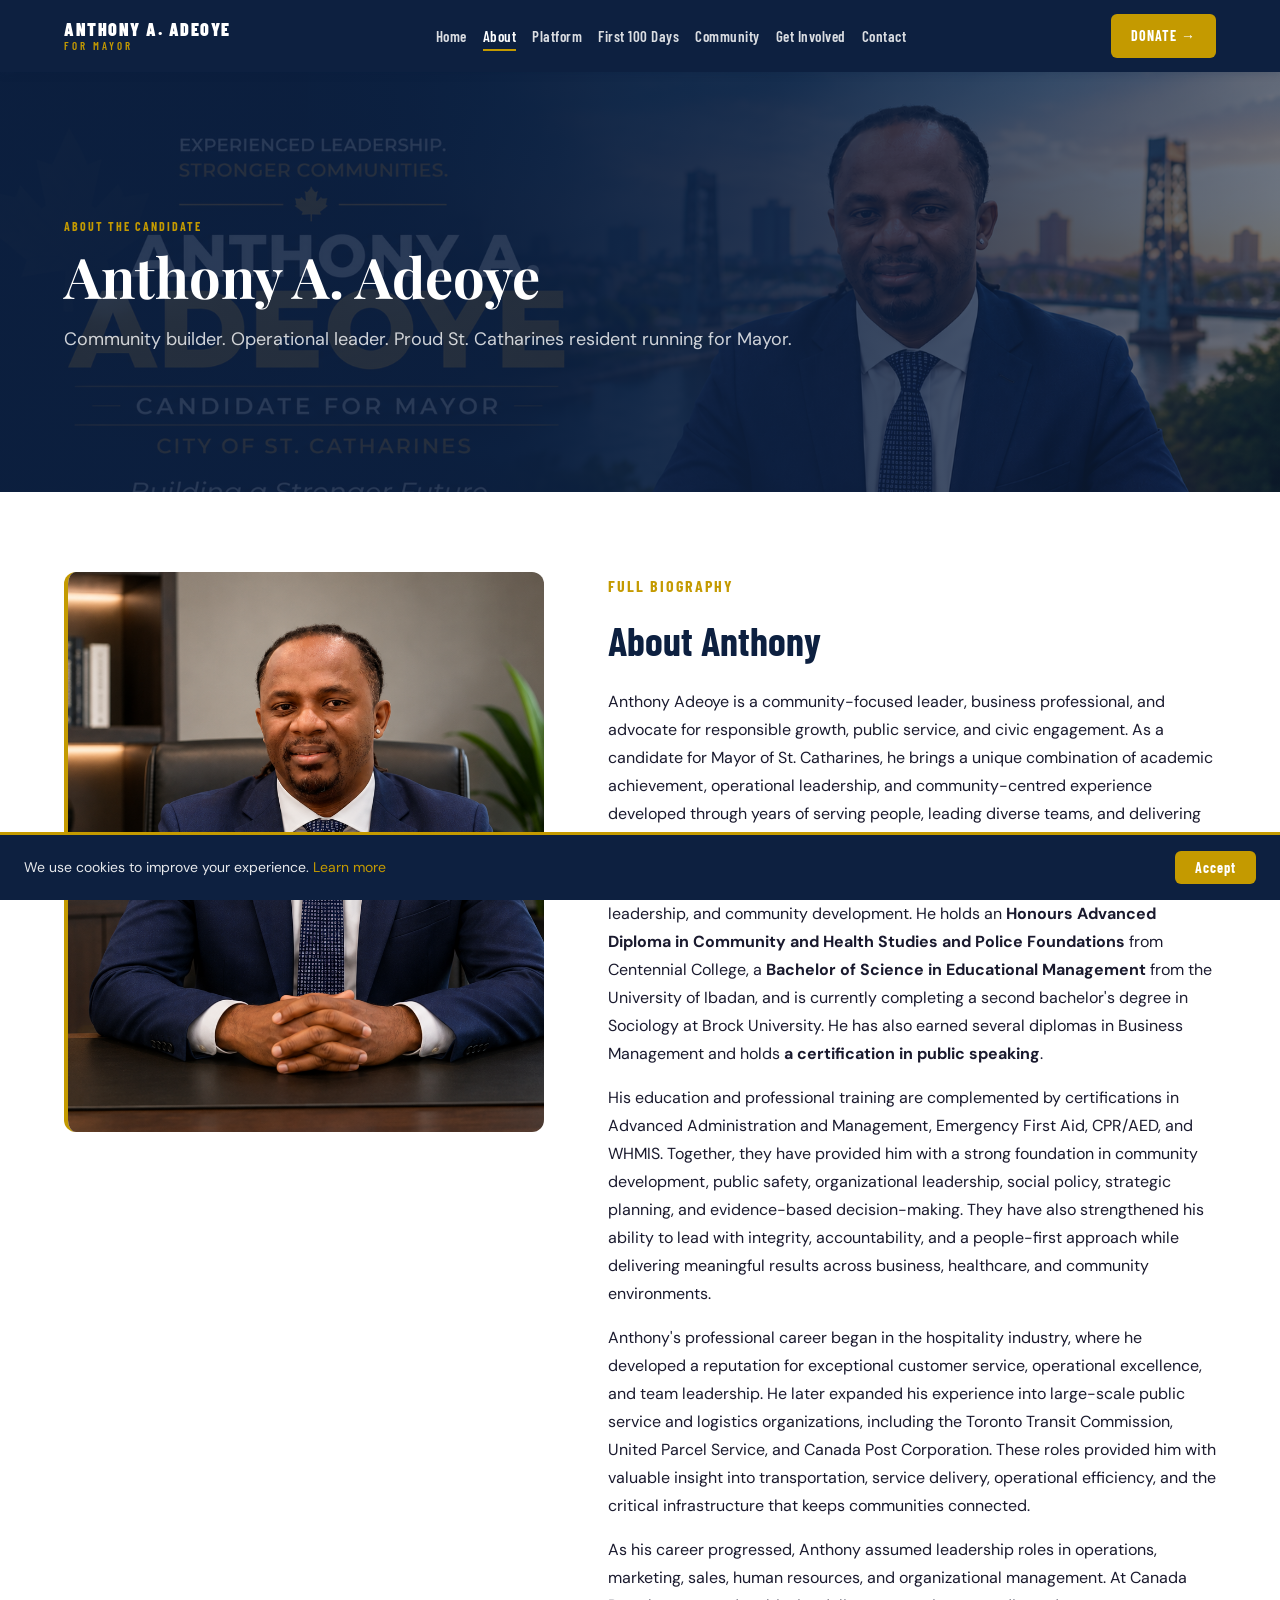
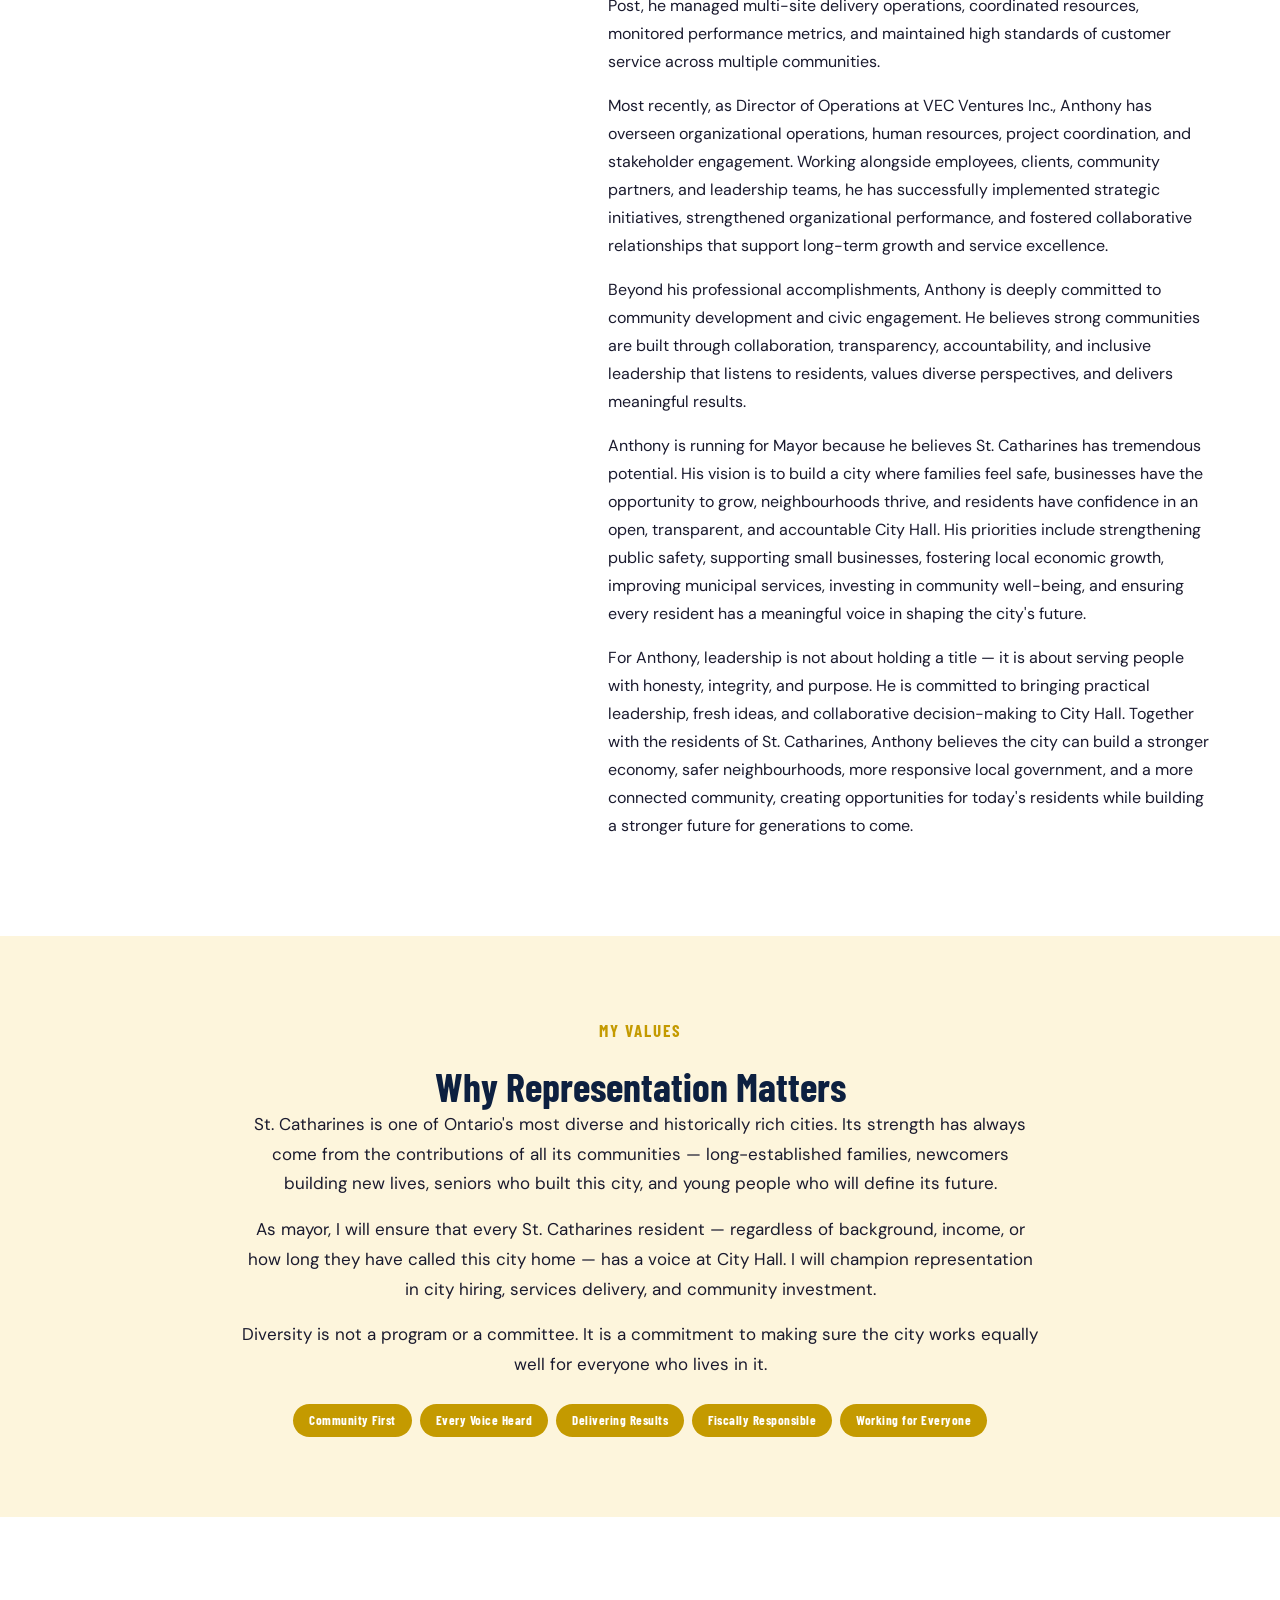
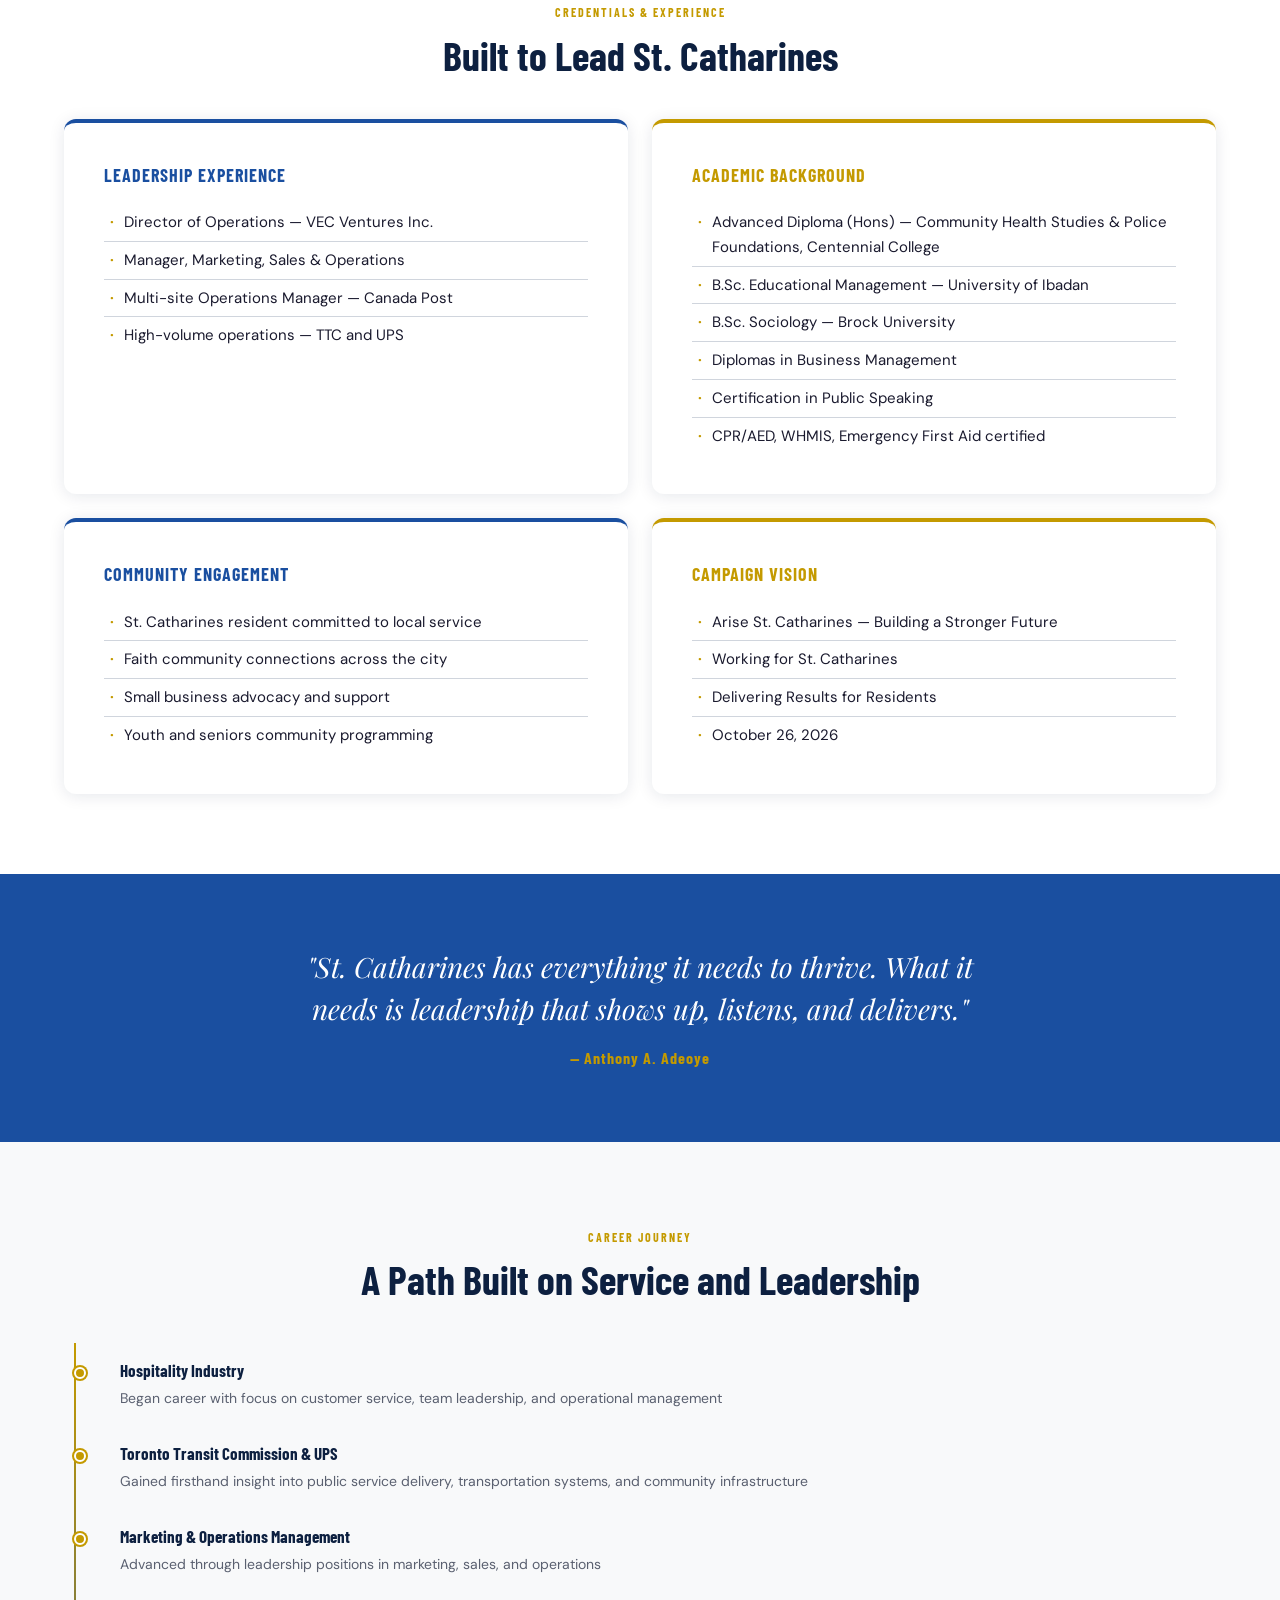
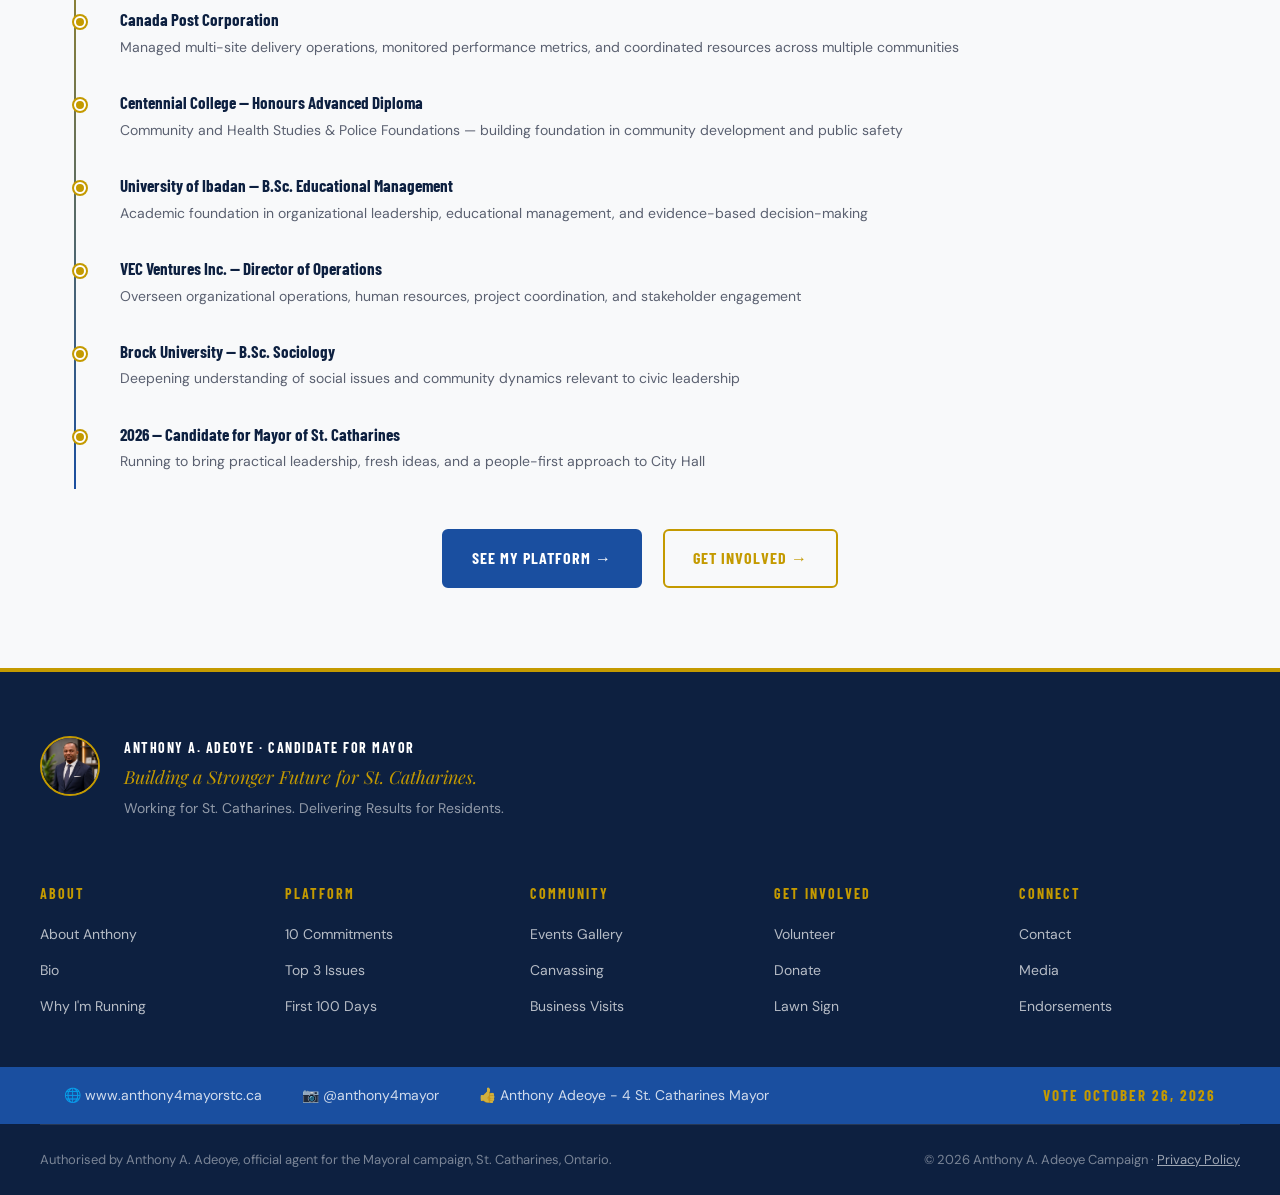
<file: about.html>
﻿<!DOCTYPE html>
<html lang="en">
<head>
  <meta charset="UTF-8">
  <meta name="viewport" content="width=device-width, initial-scale=1.0">
  <title>About Anthony A. Adeoye | Candidate for Mayor | St. Catharines 2026</title>
  <meta name="description" content="Learn about Anthony A. Adeoye — community leader, business professional, and candidate for Mayor of St. Catharines in the October 26, 2026 municipal election.">
  <meta name="keywords" content="Anthony Adeoye mayor St. Catharines 2026, Arise St. Catharines, mayor candidate Niagara, municipal election October 2026, St. Catharines mayor race">
  <meta name="author" content="Anthony A. Adeoye">
  <meta name="robots" content="index, follow">
  <link rel="icon" type="image/x-icon" href="favicon.ico">
  <link rel="icon" type="image/svg+xml" href="assets/images/favicon.svg">
  <link rel="icon" type="image/png" sizes="32x32" href="assets/images/favicon-32.png">
  <link rel="apple-touch-icon" sizes="180x180" href="assets/images/favicon-180.png">
  <link rel="canonical" href="https://www.anthony4mayorstc.ca/about.html">
  <meta property="og:type" content="website">
  <meta property="og:url" content="https://www.anthony4mayorstc.ca/about.html">
  <meta property="og:title" content="About Anthony A. Adeoye — Candidate for Mayor, St. Catharines 2026">
  <meta property="og:description" content="Community leader, business professional, and advocate for responsible growth running for Mayor of St. Catharines.">
  <meta property="og:image" content="https://www.anthony4mayorstc.ca/assets/images/og-image.jpg">
  <meta name="twitter:card" content="summary_large_image">
  <meta name="twitter:title" content="About Anthony A. Adeoye — St. Catharines 2026">
  <meta name="twitter:description" content="Community leader, business professional, and advocate for responsible growth running for Mayor of St. Catharines.">
  <meta name="twitter:image" content="https://www.anthony4mayorstc.ca/assets/images/og-image.jpg">
  <script async src="https://www.googletagmanager.com/gtag/js?id=G-K8W5F7GLSQ"></script>
  <script>window.dataLayer=window.dataLayer||[];function gtag(){dataLayer.push(arguments);}gtag('js',new Date());gtag('config','G-K8W5F7GLSQ');</script>
  <link rel="stylesheet" href="assets/css/main.css">
  <link rel="stylesheet" href="assets/css/navbar.css">
  <link rel="stylesheet" href="assets/css/components.css">
  <link rel="stylesheet" href="assets/css/footer.css">
  <link rel="stylesheet" href="assets/css/pages/about.css">
</head>
<body>
  <a class="skip-link" href="#main-content">Skip to main content</a>

  <nav class="navbar" id="navbar">
    <div class="container navbar__inner">
      <a href="index.html" class="navbar__brand">
        <span class="brand-name">ANTHONY A. ADEOYE</span>
        <span class="brand-title">FOR MAYOR</span>
      </a>
      <ul class="navbar__links" id="navLinks">
        <li><a href="index.html">Home</a></li>
        <li><a href="about.html" class="active">About</a></li>
        <li><a href="platform.html">Platform</a></li>
        <li><a href="first-100-days.html">First 100 Days</a></li>
        <li><a href="community.html">Community</a></li>
        <li><a href="get-involved.html">Get Involved</a></li>
        <li><a href="contact.html">Contact</a></li>
      </ul>
      <a href="donate.html" class="btn-donate">DONATE &rarr;</a>
      <button class="hamburger" id="hamburger" aria-label="Open menu">
        <span></span><span></span><span></span>
      </button>
    </div>
  </nav>

  <main id="main-content">

    <!-- HERO -->
    <section class="hero hero--about">
      <div class="hero__content">
        <div class="container">
          <div style="padding: 72px 0;">
            <p class="label-tag">ABOUT THE CANDIDATE</p>
            <h1>Anthony A. Adeoye</h1>
            <p class="hero__subtext">Community builder. Operational leader. Proud St. Catharines resident running for Mayor.</p>
          </div>
        </div>
      </div>
    </section>

    <!-- BIO SECTION -->
    <section class="section-padding bg-white" id="bio">
      <div class="container">
        <div class="bio-section">
          <div class="bio-img-wrap">
            <img src="assets/images/speech-deck.png"
                 alt="Anthony A. Adeoye speaking to the community"
                 onerror="this.style.display='none';this.nextElementSibling.style.display='flex'">
            <div class="bio-img-placeholder" style="display:none">AA</div>
          </div>
          <div class="bio-text animate-slide-up">
            <p class="label-tag">FULL BIOGRAPHY</p>
            <h2>About Anthony</h2>
            <p>Anthony Adeoye is a community-focused leader, business professional, and advocate for responsible growth, public service, and civic engagement. As a candidate for Mayor of St. Catharines, he brings a unique combination of academic achievement, operational leadership, and community-centred experience developed through years of serving people, leading diverse teams, and delivering practical solutions to real-world challenges.</p>
            <p>Anthony's educational journey reflects his lifelong commitment to public service, leadership, and community development. He holds an <strong>Honours Advanced Diploma in Community and Health Studies and Police Foundations</strong> from Centennial College, a <strong>Bachelor of Science in Educational Management</strong> from the University of Ibadan, and is currently completing a second bachelor's degree in Sociology at Brock University. He has also earned several diplomas in Business Management and holds <strong>a certification in public speaking</strong>.</p>
            <p>His education and professional training are complemented by certifications in Advanced Administration and Management, Emergency First Aid, CPR/AED, and WHMIS. Together, they have provided him with a strong foundation in community development, public safety, organizational leadership, social policy, strategic planning, and evidence-based decision-making. They have also strengthened his ability to lead with integrity, accountability, and a people-first approach while delivering meaningful results across business, healthcare, and community environments.</p>
            <p>Anthony's professional career began in the hospitality industry, where he developed a reputation for exceptional customer service, operational excellence, and team leadership. He later expanded his experience into large-scale public service and logistics organizations, including the Toronto Transit Commission, United Parcel Service, and Canada Post Corporation. These roles provided him with valuable insight into transportation, service delivery, operational efficiency, and the critical infrastructure that keeps communities connected.</p>
            <p>As his career progressed, Anthony assumed leadership roles in operations, marketing, sales, human resources, and organizational management. At Canada Post, he managed multi-site delivery operations, coordinated resources, monitored performance metrics, and maintained high standards of customer service across multiple communities.</p>
            <p>Most recently, as Director of Operations at VEC Ventures Inc., Anthony has overseen organizational operations, human resources, project coordination, and stakeholder engagement. Working alongside employees, clients, community partners, and leadership teams, he has successfully implemented strategic initiatives, strengthened organizational performance, and fostered collaborative relationships that support long-term growth and service excellence.</p>
            <p>Beyond his professional accomplishments, Anthony is deeply committed to community development and civic engagement. He believes strong communities are built through collaboration, transparency, accountability, and inclusive leadership that listens to residents, values diverse perspectives, and delivers meaningful results.</p>
            <p>Anthony is running for Mayor because he believes St. Catharines has tremendous potential. His vision is to build a city where families feel safe, businesses have the opportunity to grow, neighbourhoods thrive, and residents have confidence in an open, transparent, and accountable City Hall. His priorities include strengthening public safety, supporting small businesses, fostering local economic growth, improving municipal services, investing in community well-being, and ensuring every resident has a meaningful voice in shaping the city's future.</p>
            <p>For Anthony, leadership is not about holding a title — it is about serving people with honesty, integrity, and purpose. He is committed to bringing practical leadership, fresh ideas, and collaborative decision-making to City Hall. Together with the residents of St. Catharines, Anthony believes the city can build a stronger economy, safer neighbourhoods, more responsive local government, and a more connected community, creating opportunities for today's residents while building a stronger future for generations to come.</p>
          </div>
        </div>
      </div>
    </section>

    <!-- VALUES SECTION -->
    <section class="values-section" id="values">
      <div class="container">
        <div class="values-content animate-fade-in">
          <p class="label-tag">MY VALUES</p>
          <h2>Why Representation Matters</h2>
          <p>St. Catharines is one of Ontario's most diverse and historically rich cities. Its strength has always come from the contributions of all its communities — long-established families, newcomers building new lives, seniors who built this city, and young people who will define its future.</p>
          <p>As mayor, I will ensure that every St. Catharines resident — regardless of background, income, or how long they have called this city home — has a voice at City Hall. I will champion representation in city hiring, services delivery, and community investment.</p>
          <p>Diversity is not a program or a committee. It is a commitment to making sure the city works equally well for everyone who lives in it.</p>
          <div class="value-pills">
            <span class="value-pill">Community First</span>
            <span class="value-pill">Every Voice Heard</span>
            <span class="value-pill">Delivering Results</span>
            <span class="value-pill">Fiscally Responsible</span>
            <span class="value-pill">Working for Everyone</span>
          </div>
        </div>
      </div>
    </section>

    <!-- CREDENTIALS GRID -->
    <section class="section-padding bg-white">
      <div class="container">
        <div class="text-center animate-fade-in">
          <p class="label-tag">CREDENTIALS &amp; EXPERIENCE</p>
          <h2>Built to Lead St. Catharines</h2>
        </div>
        <div class="credentials-grid mt-xl">
          <div class="credential-card credential-card--royal animate-slide-up delay-1">
            <h4>Leadership Experience</h4>
            <ul>
              <li>Director of Operations — VEC Ventures Inc.</li>
              <li>Manager, Marketing, Sales &amp; Operations</li>
              <li>Multi-site Operations Manager — Canada Post</li>
              <li>High-volume operations — TTC and UPS</li>
            </ul>
          </div>
          <div class="credential-card credential-card--gold animate-slide-up delay-2">
            <h4>Academic Background</h4>
            <ul>
              <li>Advanced Diploma (Hons) — Community Health Studies &amp; Police Foundations, Centennial College</li>
              <li>B.Sc. Educational Management — University of Ibadan</li>
              <li>B.Sc. Sociology — Brock University</li>
              <li>Diplomas in Business Management</li>
              <li>Certification in Public Speaking</li>
              <li>CPR/AED, WHMIS, Emergency First Aid certified</li>
            </ul>
          </div>
          <div class="credential-card credential-card--royal animate-slide-up delay-3">
            <h4>Community Engagement</h4>
            <ul>
              <li>St. Catharines resident committed to local service</li>
              <li>Faith community connections across the city</li>
              <li>Small business advocacy and support</li>
              <li>Youth and seniors community programming</li>
            </ul>
          </div>
          <div class="credential-card credential-card--gold animate-slide-up delay-4">
            <h4>Campaign Vision</h4>
            <ul>
              <li>Arise St. Catharines — Building a Stronger Future</li>
              <li>Working for St. Catharines</li>
              <li>Delivering Results for Residents</li>
              <li>October 26, 2026</li>
            </ul>
          </div>
        </div>
      </div>
    </section>

    <!-- PULL QUOTE -->
    <div class="pull-quote">
      <div class="container">
        <blockquote>
          "St. Catharines has everything it needs to thrive. What it needs is leadership that shows up, listens, and delivers."
          <cite>— Anthony A. Adeoye</cite>
        </blockquote>
      </div>
    </div>

    <!-- CAREER TIMELINE -->
    <section class="section-padding bg-off-white">
      <div class="container">
        <div class="text-center animate-fade-in">
          <p class="label-tag">CAREER JOURNEY</p>
          <h2>A Path Built on Service and Leadership</h2>
        </div>
        <div class="career-timeline mt-xl">
          <div class="timeline-item animate-slide-up delay-1">
            <h4>Hospitality Industry</h4>
            <p>Began career with focus on customer service, team leadership, and operational management</p>
          </div>
          <div class="timeline-item animate-slide-up delay-2">
            <h4>Toronto Transit Commission &amp; UPS</h4>
            <p>Gained firsthand insight into public service delivery, transportation systems, and community infrastructure</p>
          </div>
          <div class="timeline-item animate-slide-up delay-3">
            <h4>Marketing &amp; Operations Management</h4>
            <p>Advanced through leadership positions in marketing, sales, and operations</p>
          </div>
          <div class="timeline-item animate-slide-up delay-4">
            <h4>Canada Post Corporation</h4>
            <p>Managed multi-site delivery operations, monitored performance metrics, and coordinated resources across multiple communities</p>
          </div>
          <div class="timeline-item animate-slide-up">
            <h4>Centennial College — Honours Advanced Diploma</h4>
            <p>Community and Health Studies &amp; Police Foundations — building foundation in community development and public safety</p>
          </div>
          <div class="timeline-item animate-slide-up">
            <h4>University of Ibadan — B.Sc. Educational Management</h4>
            <p>Academic foundation in organizational leadership, educational management, and evidence-based decision-making</p>
          </div>
          <div class="timeline-item animate-slide-up">
            <h4>VEC Ventures Inc. — Director of Operations</h4>
            <p>Overseen organizational operations, human resources, project coordination, and stakeholder engagement</p>
          </div>
          <div class="timeline-item animate-slide-up">
            <h4>Brock University — B.Sc. Sociology</h4>
            <p>Deepening understanding of social issues and community dynamics relevant to civic leadership</p>
          </div>
          <div class="timeline-item animate-slide-up">
            <h4>2026 — Candidate for Mayor of St. Catharines</h4>
            <p>Running to bring practical leadership, fresh ideas, and a people-first approach to City Hall</p>
          </div>
        </div>
        <div class="text-center mt-xl">
          <a href="platform.html" class="btn-primary">See My Platform &rarr;</a>
          <a href="get-involved.html" class="btn-outline" style="margin-left:16px">Get Involved &rarr;</a>
        </div>
      </div>
    </section>

  </main>

  <!-- CAMPAIGN LAUNCH POPUP -->
  <div class="launch-popup-modal" id="launchPopupModal" role="dialog" aria-modal="true" aria-label="Campaign launch event invitation">
    <div class="launch-popup-modal__inner">
      <button class="launch-popup-modal__close" id="launchPopupClose" aria-label="Close">&times;</button>
      <a href="get-involved.html">
        <img src="assets/images/events/Campaign_Launch_Flyer.png" alt="Campaign Launch &amp; Meet the Candidate — Adeoye A. Anthony, Candidate for Mayor, City of St. Catharines. August 22, 2026, 12:00 PM–6:00 PM, 359 Carlton Street, St. Catharines, ON L2R 2Z4. Everyone welcome." class="launch-popup-modal__img">
      </a>
    </div>
  </div>

  <footer class="footer">
    <div class="footer__main container">
      <div class="footer__brand">
        <img src="assets/images/headshot-main.png" alt="Anthony A. Adeoye" class="footer__headshot" onerror="this.style.display='none'">
        <div>
          <p class="footer__candidate">ANTHONY A. ADEOYE &middot; CANDIDATE FOR MAYOR</p>
          <p class="footer__tagline">Building a Stronger Future for St. Catharines.</p>
          <p class="footer__sub">Working for St. Catharines. Delivering Results for Residents.</p>
        </div>
      </div>
      <div class="footer__cols">
        <div class="footer__col"><h4>About</h4><ul><li><a href="about.html">About Anthony</a></li><li><a href="about.html#bio">Bio</a></li><li><a href="about.html#values">Why I'm Running</a></li></ul></div>
        <div class="footer__col"><h4>Platform</h4><ul><li><a href="platform.html">10 Commitments</a></li><li><a href="platform.html#issues">Top 3 Issues</a></li><li><a href="first-100-days.html">First 100 Days</a></li></ul></div>
        <div class="footer__col"><h4>Community</h4><ul><li><a href="community.html">Events Gallery</a></li><li><a href="community.html?filter=canvassing">Canvassing</a></li><li><a href="community.html?filter=business">Business Visits</a></li></ul></div>
        <div class="footer__col"><h4>Get Involved</h4><ul><li><a href="get-involved.html">Volunteer</a></li><li><a href="donate.html">Donate</a></li><li><a href="get-involved.html#lawn-sign">Lawn Sign</a></li></ul></div>
        <div class="footer__col"><h4>Connect</h4><ul><li><a href="contact.html">Contact</a></li><li><a href="contact.html#media">Media</a></li><li><a href="contact.html#endorsements">Endorsements</a></li></ul></div>
      </div>
    </div>
    <div class="footer__bar"><div class="container footer__bar-inner"><span>&#127760; www.anthony4mayorstc.ca</span><span>&#128247; @anthony4mayor</span><span>&#128077; <a href="https://www.facebook.com/profile.php?id=61591590937673" target="_blank" rel="noopener" style="color:inherit">Anthony Adeoye - 4 St. Catharines Mayor</a></span><span class="vote-cta">VOTE OCTOBER 26, 2026</span></div></div>
    <div class="footer__legal container">
      <p>Authorised by Anthony A. Adeoye, official agent for the Mayoral campaign, St. Catharines, Ontario.</p>
      <p>&copy; 2026 Anthony A. Adeoye Campaign &middot; <a href="privacy.html">Privacy Policy</a></p>
    </div>
  </footer>

  <script src="assets/js/main.js"></script>
  <script src="assets/js/mobile-nav.js"></script>
  <script src="assets/js/election-banner.js"></script>
  <script src="assets/js/scroll-animations.js"></script>
  <script src="assets/js/cookie-consent.js"></script>
  <script src="assets/js/launch-popup.js"></script>
  <script src="assets/js/join-popup.js"></script>
</body>
</html>
</file>
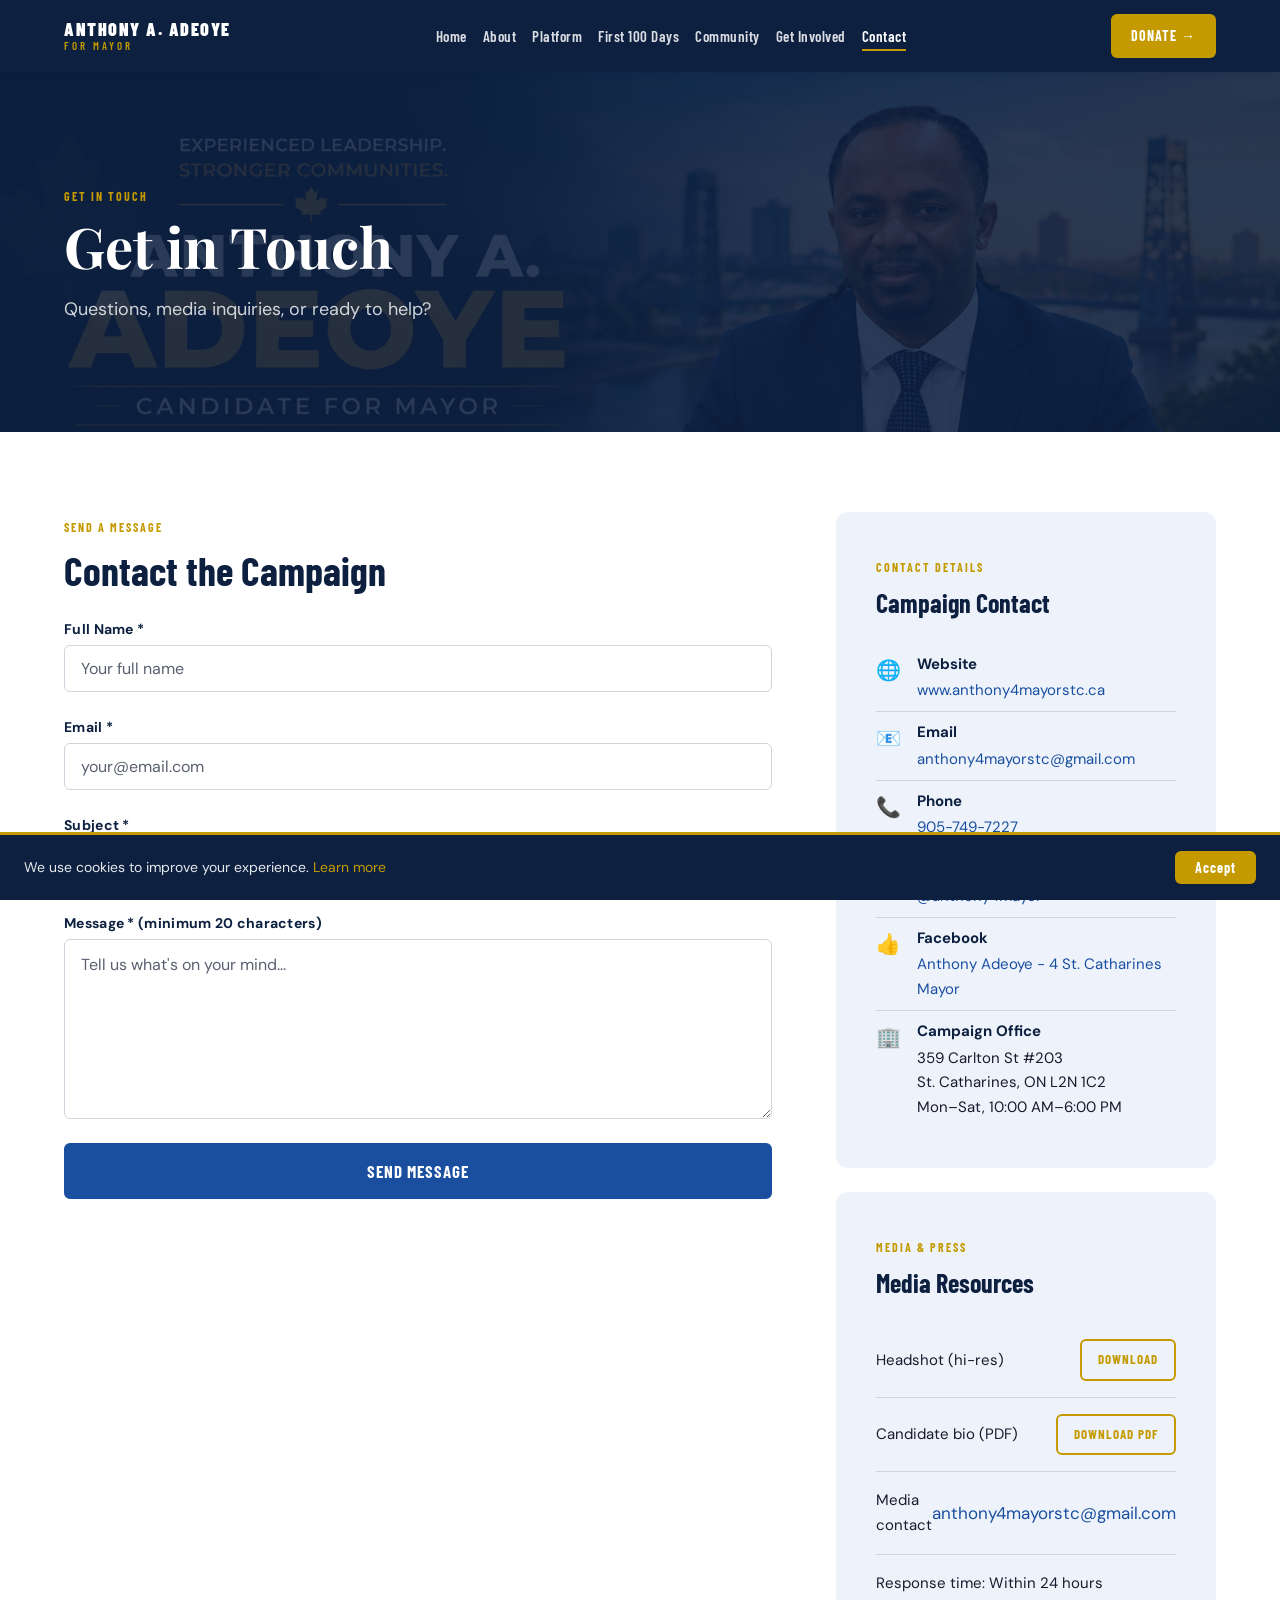
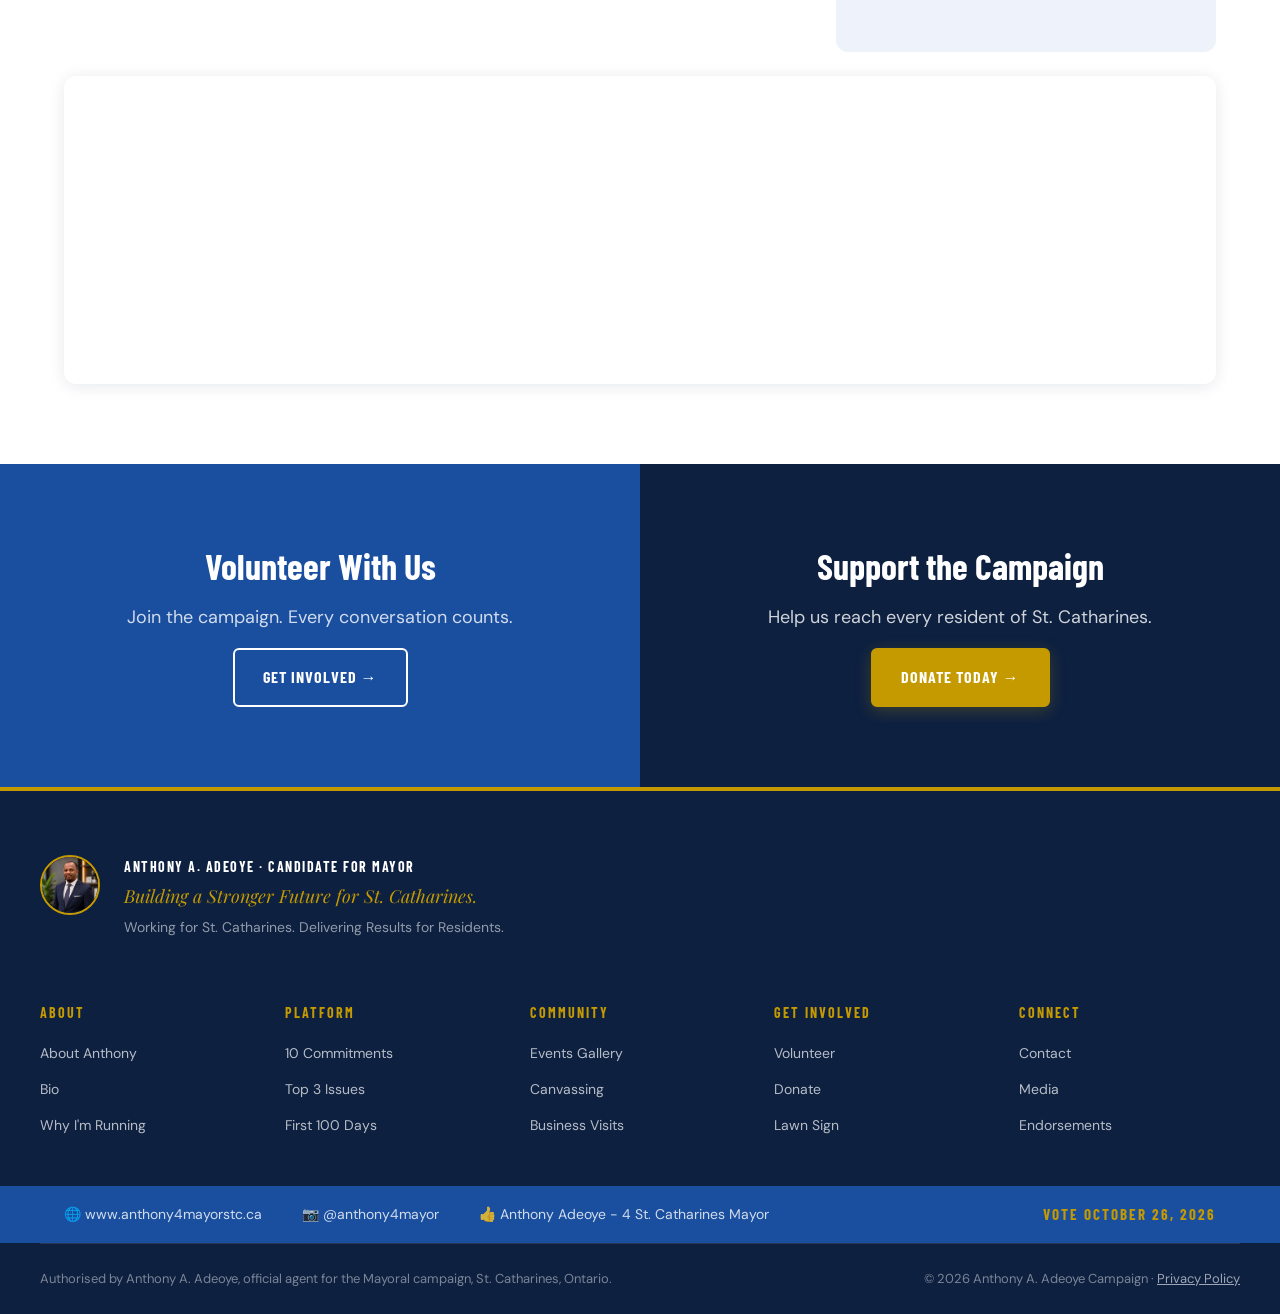
<file: contact.html>
﻿<!DOCTYPE html>
<html lang="en">
<head>
  <meta charset="UTF-8">
  <meta name="viewport" content="width=device-width, initial-scale=1.0">
  <title>Contact | Anthony A. Adeoye for Mayor | St. Catharines 2026</title>
  <meta name="description" content="Contact the Anthony A. Adeoye campaign for Mayor of St. Catharines. Questions, media inquiries, or ready to help?">
  <meta name="keywords" content="Anthony Adeoye mayor St. Catharines 2026, Arise St. Catharines, mayor candidate Niagara, municipal election October 2026, St. Catharines mayor race">
  <meta name="author" content="Anthony A. Adeoye">
  <meta name="robots" content="index, follow">
  <link rel="icon" type="image/x-icon" href="favicon.ico">
  <link rel="icon" type="image/svg+xml" href="assets/images/favicon.svg">
  <link rel="icon" type="image/png" sizes="32x32" href="assets/images/favicon-32.png">
  <link rel="apple-touch-icon" sizes="180x180" href="assets/images/favicon-180.png">
  <link rel="canonical" href="https://www.anthony4mayorstc.ca/contact.html">
  <meta property="og:type" content="website">
  <meta property="og:url" content="https://www.anthony4mayorstc.ca/contact.html">
  <meta property="og:title" content="Contact — Anthony A. Adeoye for Mayor, St. Catharines 2026">
  <meta property="og:description" content="Questions, media inquiries, or ready to help? Get in touch with the campaign.">
  <meta property="og:image" content="https://www.anthony4mayorstc.ca/assets/images/og-image.jpg">
  <meta name="twitter:card" content="summary_large_image">
  <meta name="twitter:title" content="Contact — Anthony A. Adeoye for Mayor, St. Catharines 2026">
  <meta name="twitter:description" content="Questions, media inquiries, or ready to help? Get in touch.">
  <meta name="twitter:image" content="https://www.anthony4mayorstc.ca/assets/images/og-image.jpg">
  <script async src="https://www.googletagmanager.com/gtag/js?id=G-K8W5F7GLSQ"></script>
  <script>window.dataLayer=window.dataLayer||[];function gtag(){dataLayer.push(arguments);}gtag('js',new Date());gtag('config','G-K8W5F7GLSQ');</script>
  <link rel="stylesheet" href="assets/css/main.css">
  <link rel="stylesheet" href="assets/css/navbar.css">
  <link rel="stylesheet" href="assets/css/components.css">
  <link rel="stylesheet" href="assets/css/forms.css">
  <link rel="stylesheet" href="assets/css/footer.css">
  <link rel="stylesheet" href="assets/css/pages/contact.css">
</head>
<body>
  <a class="skip-link" href="#main-content">Skip to main content</a>

  <nav class="navbar" id="navbar">
    <div class="container navbar__inner">
      <a href="index.html" class="navbar__brand">
        <span class="brand-name">ANTHONY A. ADEOYE</span>
        <span class="brand-title">FOR MAYOR</span>
      </a>
      <ul class="navbar__links" id="navLinks">
        <li><a href="index.html">Home</a></li>
        <li><a href="about.html">About</a></li>
        <li><a href="platform.html">Platform</a></li>
        <li><a href="first-100-days.html">First 100 Days</a></li>
        <li><a href="community.html">Community</a></li>
        <li><a href="get-involved.html">Get Involved</a></li>
        <li><a href="contact.html" class="active">Contact</a></li>
      </ul>
      <a href="donate.html" class="btn-donate">DONATE &rarr;</a>
      <button class="hamburger" id="hamburger" aria-label="Open menu">
        <span></span><span></span><span></span>
      </button>
    </div>
  </nav>

  <main id="main-content">

    <!-- HERO -->
    <section class="hero hero--contact">
      <div class="hero__content">
        <div class="container">
          <div style="padding: 72px 0; max-width: 700px;">
            <p class="label-tag">GET IN TOUCH</p>
            <h1>Get in Touch</h1>
            <p class="hero__subtext">Questions, media inquiries, or ready to help?</p>
          </div>
        </div>
      </div>
    </section>

    <!-- CONTACT SECTION -->
    <section class="section-padding bg-white">
      <div class="container">
        <div class="contact-layout">

          <!-- CONTACT FORM -->
          <div>
            <p class="label-tag">SEND A MESSAGE</p>
            <h2 class="mb-lg">Contact the Campaign</h2>
            <form action="https://formspree.io/f/xaqzzplj" method="POST" class="form" id="contactForm">
              <input type="hidden" name="_subject" value="Contact — Anthony for Mayor">
              <input type="text" name="_gotcha" style="display:none" tabindex="-1" autocomplete="off">
              <div class="form-group">
                <label for="con-name">Full Name *</label>
                <input type="text" id="con-name" name="name" required placeholder="Your full name">
              </div>
              <div class="form-group">
                <label for="con-email">Email *</label>
                <input type="email" id="con-email" name="email" required placeholder="your@email.com">
              </div>
              <div class="form-group">
                <label for="con-subject">Subject *</label>
                <select id="con-subject" name="subject" required>
                  <option value="">Select a subject</option>
                  <option>General Inquiry</option>
                  <option>Volunteer</option>
                  <option>Media &amp; Press</option>
                  <option>Lawn Sign</option>
                  <option>Event Invitation</option>
                  <option>Endorsement</option>
                  <option>Other</option>
                </select>
              </div>
              <div class="form-group">
                <label for="con-message">Message * (minimum 20 characters)</label>
                <textarea id="con-message" name="message" rows="6" required minlength="20" placeholder="Tell us what's on your mind..."></textarea>
              </div>
              <button type="submit" class="btn-primary btn-full">Send Message</button>
              <p class="form-success" style="display:none">Thank you — we'll respond within 24 hours.</p>
            </form>
          </div>

          <!-- CONTACT DETAILS SIDEBAR -->
          <div>
            <div class="contact-details">
              <p class="label-tag">CONTACT DETAILS</p>
              <h3>Campaign Contact</h3>
              <div class="contact-detail-item">
                <div class="contact-detail-item__icon">&#127760;</div>
                <div class="contact-detail-item__text">
                  <strong>Website</strong>
                  <a href="https://www.anthony4mayorstc.ca" target="_blank" rel="noopener">www.anthony4mayorstc.ca</a>
                </div>
              </div>
              <div class="contact-detail-item">
                <div class="contact-detail-item__icon">&#128231;</div>
                <div class="contact-detail-item__text">
                  <strong>Email</strong>
                  <a href="mailto:anthony4mayorstc@gmail.com">anthony4mayorstc@gmail.com</a>
                </div>
              </div>
              <div class="contact-detail-item">
                <div class="contact-detail-item__icon">&#128222;</div>
                <div class="contact-detail-item__text">
                  <strong>Phone</strong>
                  <a href="tel:9057497227">905-749-7227</a>
                </div>
              </div>
              <div class="contact-detail-item">
                <div class="contact-detail-item__icon">&#128247;</div>
                <div class="contact-detail-item__text">
                  <strong>Instagram</strong>
                  <a href="https://instagram.com/anthony4mayor" target="_blank" rel="noopener">@anthony4mayor</a>
                </div>
              </div>
              <div class="contact-detail-item">
                <div class="contact-detail-item__icon">&#128077;</div>
                <div class="contact-detail-item__text">
                  <strong>Facebook</strong>
                  <a href="https://www.facebook.com/profile.php?id=61591590937673" target="_blank" rel="noopener">Anthony Adeoye - 4 St. Catharines Mayor</a>
                </div>
              </div>
              <div class="contact-detail-item">
                <div class="contact-detail-item__icon">&#127970;</div>
                <div class="contact-detail-item__text">
                  <strong>Campaign Office</strong>
                  <span>359 Carlton St #203<br>St. Catharines, ON L2N 1C2<br>Mon&ndash;Sat, 10:00 AM&ndash;6:00 PM</span>
                </div>
              </div>
            </div>

            <!-- MEDIA SECTION -->
            <div class="media-section" id="media">
              <p class="label-tag">MEDIA &amp; PRESS</p>
              <h3>Media Resources</h3>
              <div class="media-download-item">
                <p>Headshot (hi-res)</p>
                <a href="#" class="btn-outline" style="padding:8px 16px;font-size:13px;">Download</a>
              </div>
              <div class="media-download-item">
                <p>Candidate bio (PDF)</p>
                <a href="#" class="btn-outline" style="padding:8px 16px;font-size:13px;">Download PDF</a>
              </div>
              <div class="media-download-item">
                <p>Media contact</p>
                <a href="mailto:anthony4mayorstc@gmail.com">anthony4mayorstc@gmail.com</a>
              </div>
              <div class="media-download-item">
                <p>Response time: Within 24 hours</p>
              </div>
            </div>
          </div>

        </div>

        <!-- MAP -->
        <div class="map-wrapper mt-xl" id="endorsements">
          <iframe
            src="https://maps.google.com/maps?q=359+Carlton+St,+St.+Catharines,+ON+L2N+1C2&output=embed"
            width="100%"
            height="300"
            style="border:0;"
            loading="lazy"
            title="Campaign Office — 359 Carlton St #203, St. Catharines, ON"
            allowfullscreen></iframe>
        </div>

      </div>
    </section>

    <!-- CTA SPLIT -->
    <section class="section-cta-split">
      <div class="cta-split__half cta-split__volunteer">
        <h2>Volunteer With Us</h2>
        <p>Join the campaign. Every conversation counts.</p>
        <a href="get-involved.html" class="btn-outline-white">Get Involved &rarr;</a>
      </div>
      <div class="cta-split__half cta-split__donate">
        <h2>Support the Campaign</h2>
        <p>Help us reach every resident of St. Catharines.</p>
        <a href="donate.html" class="btn-gold">Donate Today &rarr;</a>
      </div>
    </section>

  </main>

  <!-- CAMPAIGN LAUNCH POPUP -->
  <div class="launch-popup-modal" id="launchPopupModal" role="dialog" aria-modal="true" aria-label="Campaign launch event invitation">
    <div class="launch-popup-modal__inner">
      <button class="launch-popup-modal__close" id="launchPopupClose" aria-label="Close">&times;</button>
      <a href="get-involved.html">
        <img src="assets/images/events/Campaign_Launch_Flyer.png" alt="Campaign Launch &amp; Meet the Candidate — Adeoye A. Anthony, Candidate for Mayor, City of St. Catharines. August 22, 2026, 12:00 PM–6:00 PM, 359 Carlton Street, St. Catharines, ON L2R 2Z4. Everyone welcome." class="launch-popup-modal__img">
      </a>
    </div>
  </div>

  <footer class="footer">
    <div class="footer__main container">
      <div class="footer__brand">
        <img src="assets/images/headshot-main.png" alt="Anthony A. Adeoye" class="footer__headshot" onerror="this.style.display='none'">
        <div>
          <p class="footer__candidate">ANTHONY A. ADEOYE &middot; CANDIDATE FOR MAYOR</p>
          <p class="footer__tagline">Building a Stronger Future for St. Catharines.</p>
          <p class="footer__sub">Working for St. Catharines. Delivering Results for Residents.</p>
        </div>
      </div>
      <div class="footer__cols">
        <div class="footer__col"><h4>About</h4><ul><li><a href="about.html">About Anthony</a></li><li><a href="about.html#bio">Bio</a></li><li><a href="about.html#values">Why I'm Running</a></li></ul></div>
        <div class="footer__col"><h4>Platform</h4><ul><li><a href="platform.html">10 Commitments</a></li><li><a href="platform.html#issues">Top 3 Issues</a></li><li><a href="first-100-days.html">First 100 Days</a></li></ul></div>
        <div class="footer__col"><h4>Community</h4><ul><li><a href="community.html">Events Gallery</a></li><li><a href="community.html?filter=canvassing">Canvassing</a></li><li><a href="community.html?filter=business">Business Visits</a></li></ul></div>
        <div class="footer__col"><h4>Get Involved</h4><ul><li><a href="get-involved.html">Volunteer</a></li><li><a href="donate.html">Donate</a></li><li><a href="get-involved.html#lawn-sign">Lawn Sign</a></li></ul></div>
        <div class="footer__col"><h4>Connect</h4><ul><li><a href="contact.html">Contact</a></li><li><a href="contact.html#media">Media</a></li><li><a href="contact.html#endorsements">Endorsements</a></li></ul></div>
      </div>
    </div>
    <div class="footer__bar"><div class="container footer__bar-inner"><span>&#127760; www.anthony4mayorstc.ca</span><span>&#128247; @anthony4mayor</span><span>&#128077; <a href="https://www.facebook.com/profile.php?id=61591590937673" target="_blank" rel="noopener" style="color:inherit">Anthony Adeoye - 4 St. Catharines Mayor</a></span><span class="vote-cta">VOTE OCTOBER 26, 2026</span></div></div>
    <div class="footer__legal container">
      <p>Authorised by Anthony A. Adeoye, official agent for the Mayoral campaign, St. Catharines, Ontario.</p>
      <p>&copy; 2026 Anthony A. Adeoye Campaign &middot; <a href="privacy.html">Privacy Policy</a></p>
    </div>
  </footer>

  <script src="assets/js/main.js"></script>
  <script src="assets/js/mobile-nav.js"></script>
  <script src="assets/js/election-banner.js"></script>
  <script src="assets/js/scroll-animations.js"></script>
  <script src="assets/js/cookie-consent.js"></script>
  <script src="assets/js/launch-popup.js"></script>
  <script src="assets/js/join-popup.js"></script>
</body>
</html>
</file>
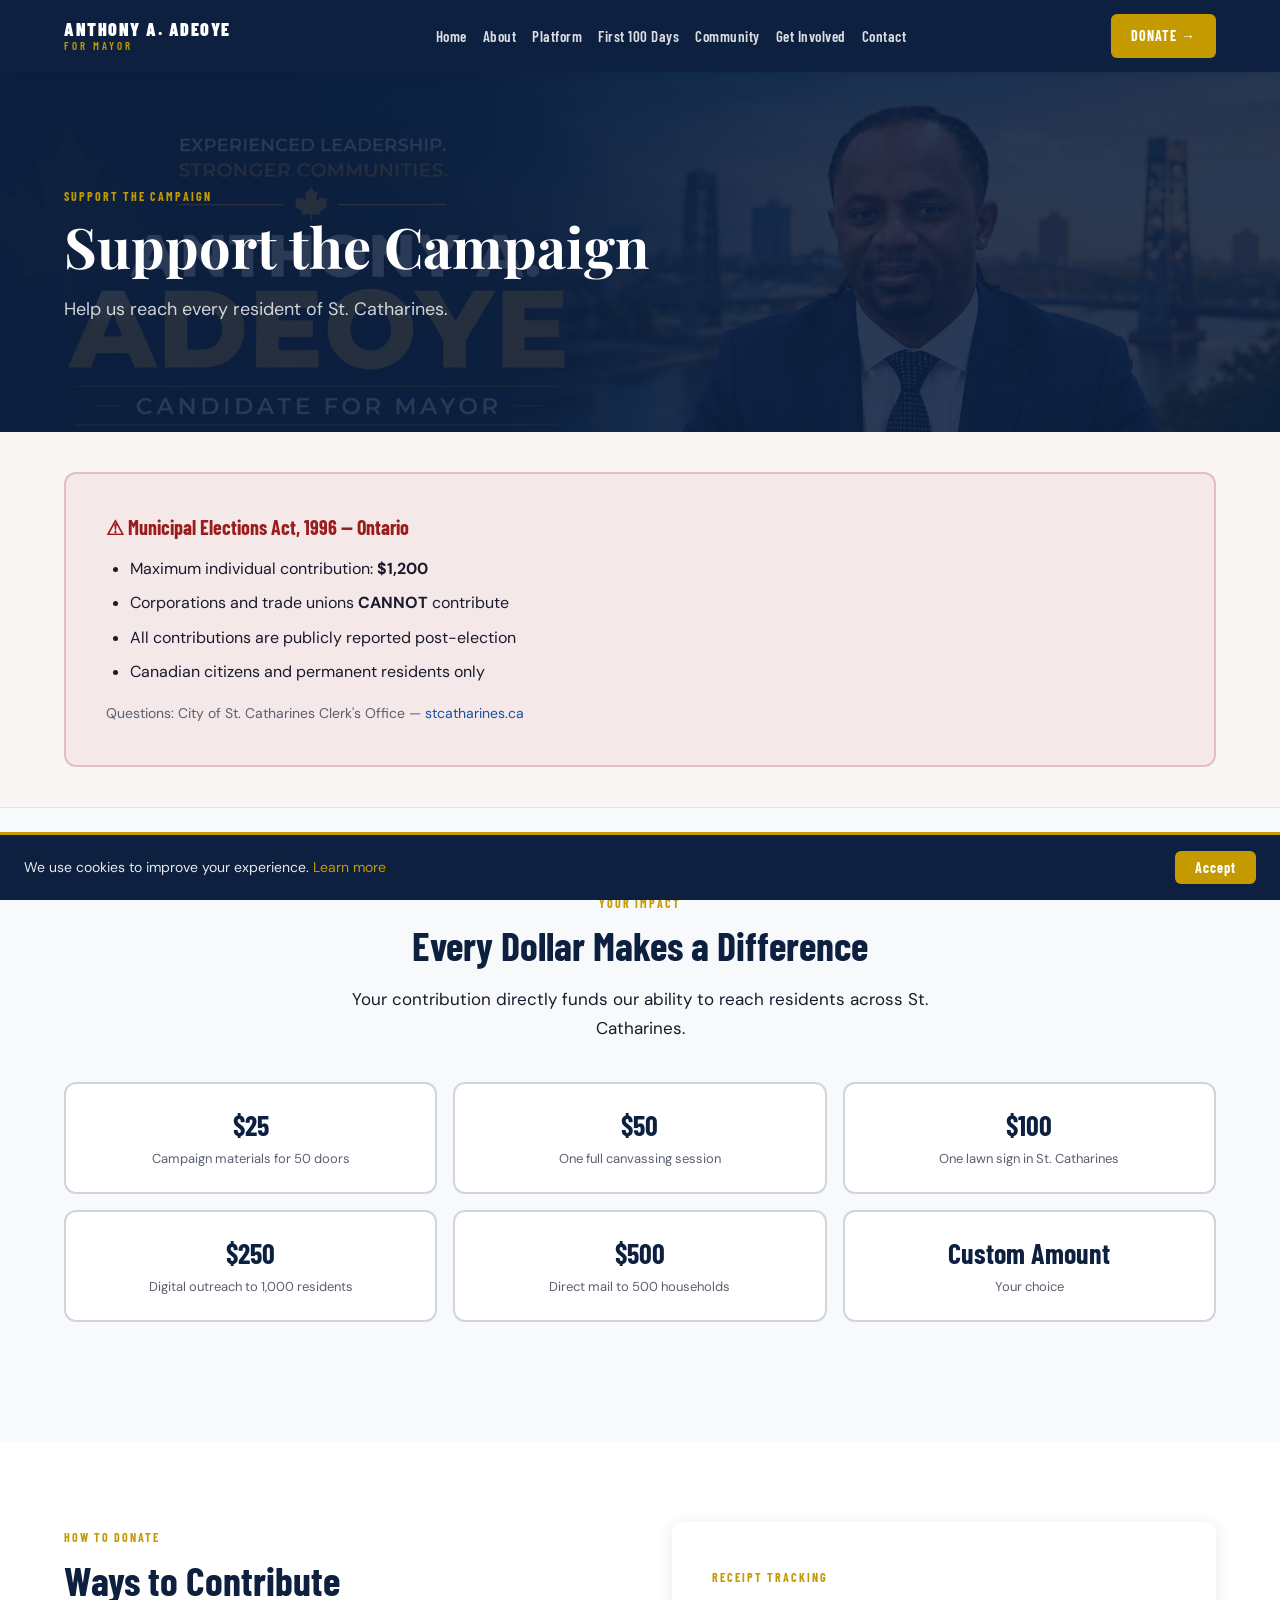
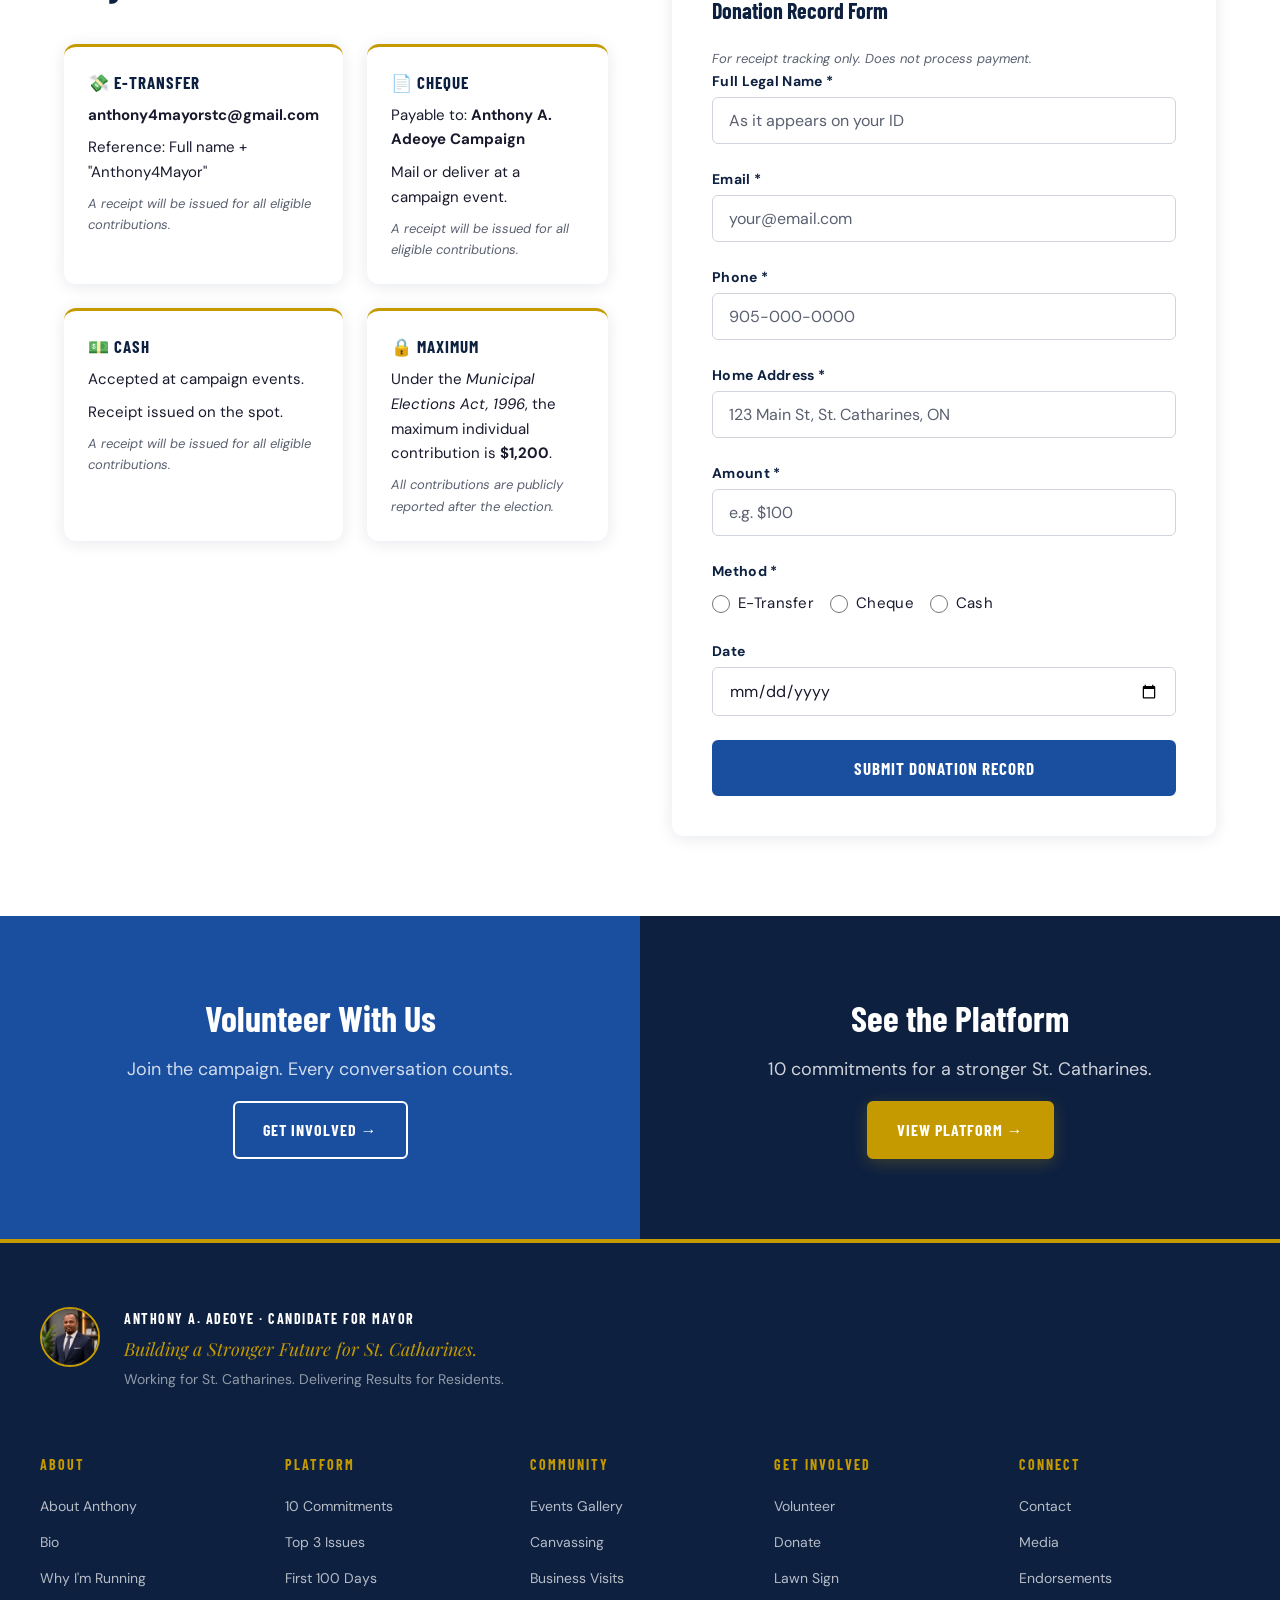
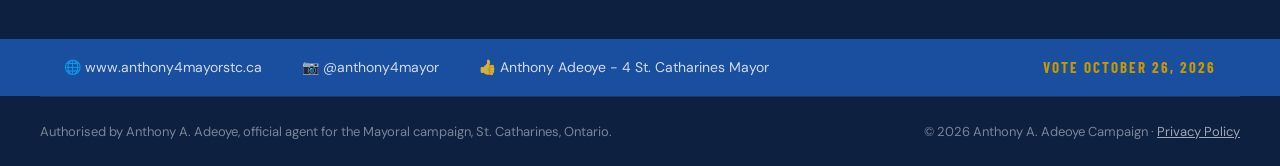
<file: donate.html>
﻿<!DOCTYPE html>
<html lang="en">
<head>
  <meta charset="UTF-8">
  <meta name="viewport" content="width=device-width, initial-scale=1.0">
  <title>Donate | Anthony A. Adeoye for Mayor | St. Catharines 2026</title>
  <meta name="description" content="Support Anthony A. Adeoye's campaign for Mayor of St. Catharines. Every contribution helps reach more residents.">
  <meta name="keywords" content="Anthony Adeoye mayor St. Catharines 2026, Arise St. Catharines, mayor candidate Niagara, municipal election October 2026, St. Catharines mayor race">
  <meta name="author" content="Anthony A. Adeoye">
  <meta name="robots" content="index, follow">
  <link rel="icon" type="image/x-icon" href="favicon.ico">
  <link rel="icon" type="image/svg+xml" href="assets/images/favicon.svg">
  <link rel="icon" type="image/png" sizes="32x32" href="assets/images/favicon-32.png">
  <link rel="apple-touch-icon" sizes="180x180" href="assets/images/favicon-180.png">
  <link rel="canonical" href="https://www.anthony4mayorstc.ca/donate.html">
  <meta property="og:type" content="website">
  <meta property="og:url" content="https://www.anthony4mayorstc.ca/donate.html">
  <meta property="og:title" content="Donate — Anthony A. Adeoye for Mayor, St. Catharines 2026">
  <meta property="og:description" content="Support the campaign. Help us reach every resident of St. Catharines.">
  <meta property="og:image" content="https://www.anthony4mayorstc.ca/assets/images/og-image.jpg">
  <meta name="twitter:card" content="summary_large_image">
  <meta name="twitter:title" content="Donate — Anthony A. Adeoye for Mayor, St. Catharines 2026">
  <meta name="twitter:description" content="Support the campaign. Help us reach every resident of St. Catharines.">
  <meta name="twitter:image" content="https://www.anthony4mayorstc.ca/assets/images/og-image.jpg">
  <script async src="https://www.googletagmanager.com/gtag/js?id=G-K8W5F7GLSQ"></script>
  <script>window.dataLayer=window.dataLayer||[];function gtag(){dataLayer.push(arguments);}gtag('js',new Date());gtag('config','G-K8W5F7GLSQ');</script>
  <link rel="stylesheet" href="assets/css/main.css">
  <link rel="stylesheet" href="assets/css/navbar.css">
  <link rel="stylesheet" href="assets/css/components.css">
  <link rel="stylesheet" href="assets/css/forms.css">
  <link rel="stylesheet" href="assets/css/footer.css">
  <link rel="stylesheet" href="assets/css/pages/donate.css">
</head>
<body>
  <a class="skip-link" href="#main-content">Skip to main content</a>

  <nav class="navbar" id="navbar">
    <div class="container navbar__inner">
      <a href="index.html" class="navbar__brand">
        <span class="brand-name">ANTHONY A. ADEOYE</span>
        <span class="brand-title">FOR MAYOR</span>
      </a>
      <ul class="navbar__links" id="navLinks">
        <li><a href="index.html">Home</a></li>
        <li><a href="about.html">About</a></li>
        <li><a href="platform.html">Platform</a></li>
        <li><a href="first-100-days.html">First 100 Days</a></li>
        <li><a href="community.html">Community</a></li>
        <li><a href="get-involved.html">Get Involved</a></li>
        <li><a href="contact.html">Contact</a></li>
      </ul>
      <a href="donate.html" class="btn-donate">DONATE &rarr;</a>
      <button class="hamburger" id="hamburger" aria-label="Open menu">
        <span></span><span></span><span></span>
      </button>
    </div>
  </nav>

  <main id="main-content">

    <!-- HERO -->
    <section class="hero hero--donate">
      <div class="hero__content">
        <div class="container">
          <div style="padding: 72px 0; max-width: 700px;">
            <p class="label-tag">SUPPORT THE CAMPAIGN</p>
            <h1>Support the Campaign</h1>
            <p class="hero__subtext">Help us reach every resident of St. Catharines.</p>
          </div>
        </div>
      </div>
    </section>

    <!-- LEGAL DISCLAIMER — MUST BE ABOVE DONATION AMOUNTS -->
    <section class="legal-disclaimer">
      <div class="container">
        <div class="disclaimer-box">
          <h3>&#9888; Municipal Elections Act, 1996 — Ontario</h3>
          <ul>
            <li>Maximum individual contribution: <strong>$1,200</strong></li>
            <li>Corporations and trade unions <strong>CANNOT</strong> contribute</li>
            <li>All contributions are publicly reported post-election</li>
            <li>Canadian citizens and permanent residents only</li>
          </ul>
          <p>Questions: City of St. Catharines Clerk's Office — <a href="https://stcatharines.ca" target="_blank" rel="noopener">stcatharines.ca</a></p>
        </div>
      </div>
    </section>

    <!-- IMPACT AMOUNTS -->
    <section class="section-padding bg-off-white">
      <div class="container">
        <div class="donate-intro animate-fade-in">
          <p class="label-tag">YOUR IMPACT</p>
          <h2>Every Dollar Makes a Difference</h2>
          <p>Your contribution directly funds our ability to reach residents across St. Catharines.</p>
        </div>
        <div class="impact-grid">
          <button class="impact-btn" data-amount="25">$25<span>Campaign materials for 50 doors</span></button>
          <button class="impact-btn" data-amount="50">$50<span>One full canvassing session</span></button>
          <button class="impact-btn" data-amount="100">$100<span>One lawn sign in St. Catharines</span></button>
          <button class="impact-btn" data-amount="250">$250<span>Digital outreach to 1,000 residents</span></button>
          <button class="impact-btn" data-amount="500">$500<span>Direct mail to 500 households</span></button>
          <button class="impact-btn" data-amount="custom">Custom Amount<span>Your choice</span></button>
        </div>
      </div>
    </section>

    <!-- HOW TO DONATE + FORM -->
    <section class="section-padding bg-white">
      <div class="container">
        <div class="donate-layout">

          <!-- HOW TO DONATE -->
          <div>
            <p class="label-tag">HOW TO DONATE</p>
            <h2 class="mb-xl">Ways to Contribute</h2>
            <div class="how-to-donate">
              <div class="donate-method">
                <h4>&#128184; E-Transfer</h4>
                <p><strong>anthony4mayorstc@gmail.com</strong></p>
                <p>Reference: Full name + "Anthony4Mayor"</p>
                <p>A receipt will be issued for all eligible contributions.</p>
              </div>
              <div class="donate-method">
                <h4>&#128196; Cheque</h4>
                <p>Payable to: <strong>Anthony A. Adeoye Campaign</strong></p>
                <p>Mail or deliver at a campaign event.</p>
                <p>A receipt will be issued for all eligible contributions.</p>
              </div>
              <div class="donate-method">
                <h4>&#128181; Cash</h4>
                <p>Accepted at campaign events.</p>
                <p>Receipt issued on the spot.</p>
                <p>A receipt will be issued for all eligible contributions.</p>
              </div>
              <div class="donate-method">
                <h4>&#128274; Maximum</h4>
                <p>Under the <em>Municipal Elections Act, 1996</em>, the maximum individual contribution is <strong>$1,200</strong>.</p>
                <p>All contributions are publicly reported after the election.</p>
              </div>
            </div>
          </div>

          <!-- DONATION RECORD FORM -->
          <div>
            <div class="form-section">
              <p class="label-tag">RECEIPT TRACKING</p>
              <h3>Donation Record Form</h3>
              <p class="form-note mb-md">For receipt tracking only. Does not process payment.</p>
              <form action="https://formspree.io/f/xaqzzplj" method="POST" class="form">
                <input type="hidden" name="_subject" value="Donation Record — Anthony for Mayor">
                <input type="text" name="_gotcha" style="display:none" tabindex="-1" autocomplete="off">
                <div class="form-group">
                  <label for="don-name">Full Legal Name *</label>
                  <input type="text" id="don-name" name="full_name" required placeholder="As it appears on your ID">
                </div>
                <div class="form-group">
                  <label for="don-email">Email *</label>
                  <input type="email" id="don-email" name="email" required placeholder="your@email.com">
                </div>
                <div class="form-group">
                  <label for="don-phone">Phone *</label>
                  <input type="tel" id="don-phone" name="phone" required placeholder="905-000-0000">
                </div>
                <div class="form-group">
                  <label for="don-address">Home Address *</label>
                  <input type="text" id="don-address" name="address" required placeholder="123 Main St, St. Catharines, ON">
                </div>
                <div class="form-group">
                  <label for="don-amount">Amount *</label>
                  <input type="text" id="don-amount" name="amount" required placeholder="e.g. $100">
                </div>
                <div class="form-group">
                  <label>Method *</label>
                  <div class="radio-group">
                    <label><input type="radio" name="method" value="e-transfer" required> E-Transfer</label>
                    <label><input type="radio" name="method" value="cheque"> Cheque</label>
                    <label><input type="radio" name="method" value="cash"> Cash</label>
                  </div>
                </div>
                <div class="form-group">
                  <label for="don-date">Date</label>
                  <input type="date" id="don-date" name="date">
                </div>
                <button type="submit" class="btn-primary btn-full">Submit Donation Record</button>
              </form>
            </div>
          </div>

        </div>
      </div>
    </section>

    <!-- CTA SPLIT -->
    <section class="section-cta-split">
      <div class="cta-split__half cta-split__volunteer">
        <h2>Volunteer With Us</h2>
        <p>Join the campaign. Every conversation counts.</p>
        <a href="get-involved.html" class="btn-outline-white">Get Involved &rarr;</a>
      </div>
      <div class="cta-split__half cta-split__donate">
        <h2>See the Platform</h2>
        <p>10 commitments for a stronger St. Catharines.</p>
        <a href="platform.html" class="btn-gold">View Platform &rarr;</a>
      </div>
    </section>

  </main>

  <!-- CAMPAIGN LAUNCH POPUP -->
  <div class="launch-popup-modal" id="launchPopupModal" role="dialog" aria-modal="true" aria-label="Campaign launch event invitation">
    <div class="launch-popup-modal__inner">
      <button class="launch-popup-modal__close" id="launchPopupClose" aria-label="Close">&times;</button>
      <a href="get-involved.html">
        <img src="assets/images/events/Campaign_Launch_Flyer.png" alt="Campaign Launch &amp; Meet the Candidate — Adeoye A. Anthony, Candidate for Mayor, City of St. Catharines. August 22, 2026, 12:00 PM–6:00 PM, 359 Carlton Street, St. Catharines, ON L2R 2Z4. Everyone welcome." class="launch-popup-modal__img">
      </a>
    </div>
  </div>

  <footer class="footer">
    <div class="footer__main container">
      <div class="footer__brand">
        <img src="assets/images/headshot-main.png" alt="Anthony A. Adeoye" class="footer__headshot" onerror="this.style.display='none'">
        <div>
          <p class="footer__candidate">ANTHONY A. ADEOYE &middot; CANDIDATE FOR MAYOR</p>
          <p class="footer__tagline">Building a Stronger Future for St. Catharines.</p>
          <p class="footer__sub">Working for St. Catharines. Delivering Results for Residents.</p>
        </div>
      </div>
      <div class="footer__cols">
        <div class="footer__col"><h4>About</h4><ul><li><a href="about.html">About Anthony</a></li><li><a href="about.html#bio">Bio</a></li><li><a href="about.html#values">Why I'm Running</a></li></ul></div>
        <div class="footer__col"><h4>Platform</h4><ul><li><a href="platform.html">10 Commitments</a></li><li><a href="platform.html#issues">Top 3 Issues</a></li><li><a href="first-100-days.html">First 100 Days</a></li></ul></div>
        <div class="footer__col"><h4>Community</h4><ul><li><a href="community.html">Events Gallery</a></li><li><a href="community.html?filter=canvassing">Canvassing</a></li><li><a href="community.html?filter=business">Business Visits</a></li></ul></div>
        <div class="footer__col"><h4>Get Involved</h4><ul><li><a href="get-involved.html">Volunteer</a></li><li><a href="donate.html">Donate</a></li><li><a href="get-involved.html#lawn-sign">Lawn Sign</a></li></ul></div>
        <div class="footer__col"><h4>Connect</h4><ul><li><a href="contact.html">Contact</a></li><li><a href="contact.html#media">Media</a></li><li><a href="contact.html#endorsements">Endorsements</a></li></ul></div>
      </div>
    </div>
    <div class="footer__bar"><div class="container footer__bar-inner"><span>&#127760; www.anthony4mayorstc.ca</span><span>&#128247; @anthony4mayor</span><span>&#128077; <a href="https://www.facebook.com/profile.php?id=61591590937673" target="_blank" rel="noopener" style="color:inherit">Anthony Adeoye - 4 St. Catharines Mayor</a></span><span class="vote-cta">VOTE OCTOBER 26, 2026</span></div></div>
    <div class="footer__legal container">
      <p>Authorised by Anthony A. Adeoye, official agent for the Mayoral campaign, St. Catharines, Ontario.</p>
      <p>&copy; 2026 Anthony A. Adeoye Campaign &middot; <a href="privacy.html">Privacy Policy</a></p>
    </div>
  </footer>

  <script src="assets/js/main.js"></script>
  <script src="assets/js/mobile-nav.js"></script>
  <script src="assets/js/election-banner.js"></script>
  <script src="assets/js/scroll-animations.js"></script>
  <script src="assets/js/cookie-consent.js"></script>
  <script src="assets/js/launch-popup.js"></script>
  <script>
    // Impact button selection
    document.querySelectorAll('.impact-btn').forEach(btn => {
      btn.addEventListener('click', function() {
        document.querySelectorAll('.impact-btn').forEach(b => b.classList.remove('selected'));
        this.classList.add('selected');
        const amount = this.dataset.amount;
        const amountField = document.getElementById('don-amount');
        if (amountField && amount !== 'custom') {
          amountField.value = '$' + amount;
          amountField.scrollIntoView({ behavior: 'smooth', block: 'center' });
        }
      });
    });
  </script>
</body>
</html>
</file>
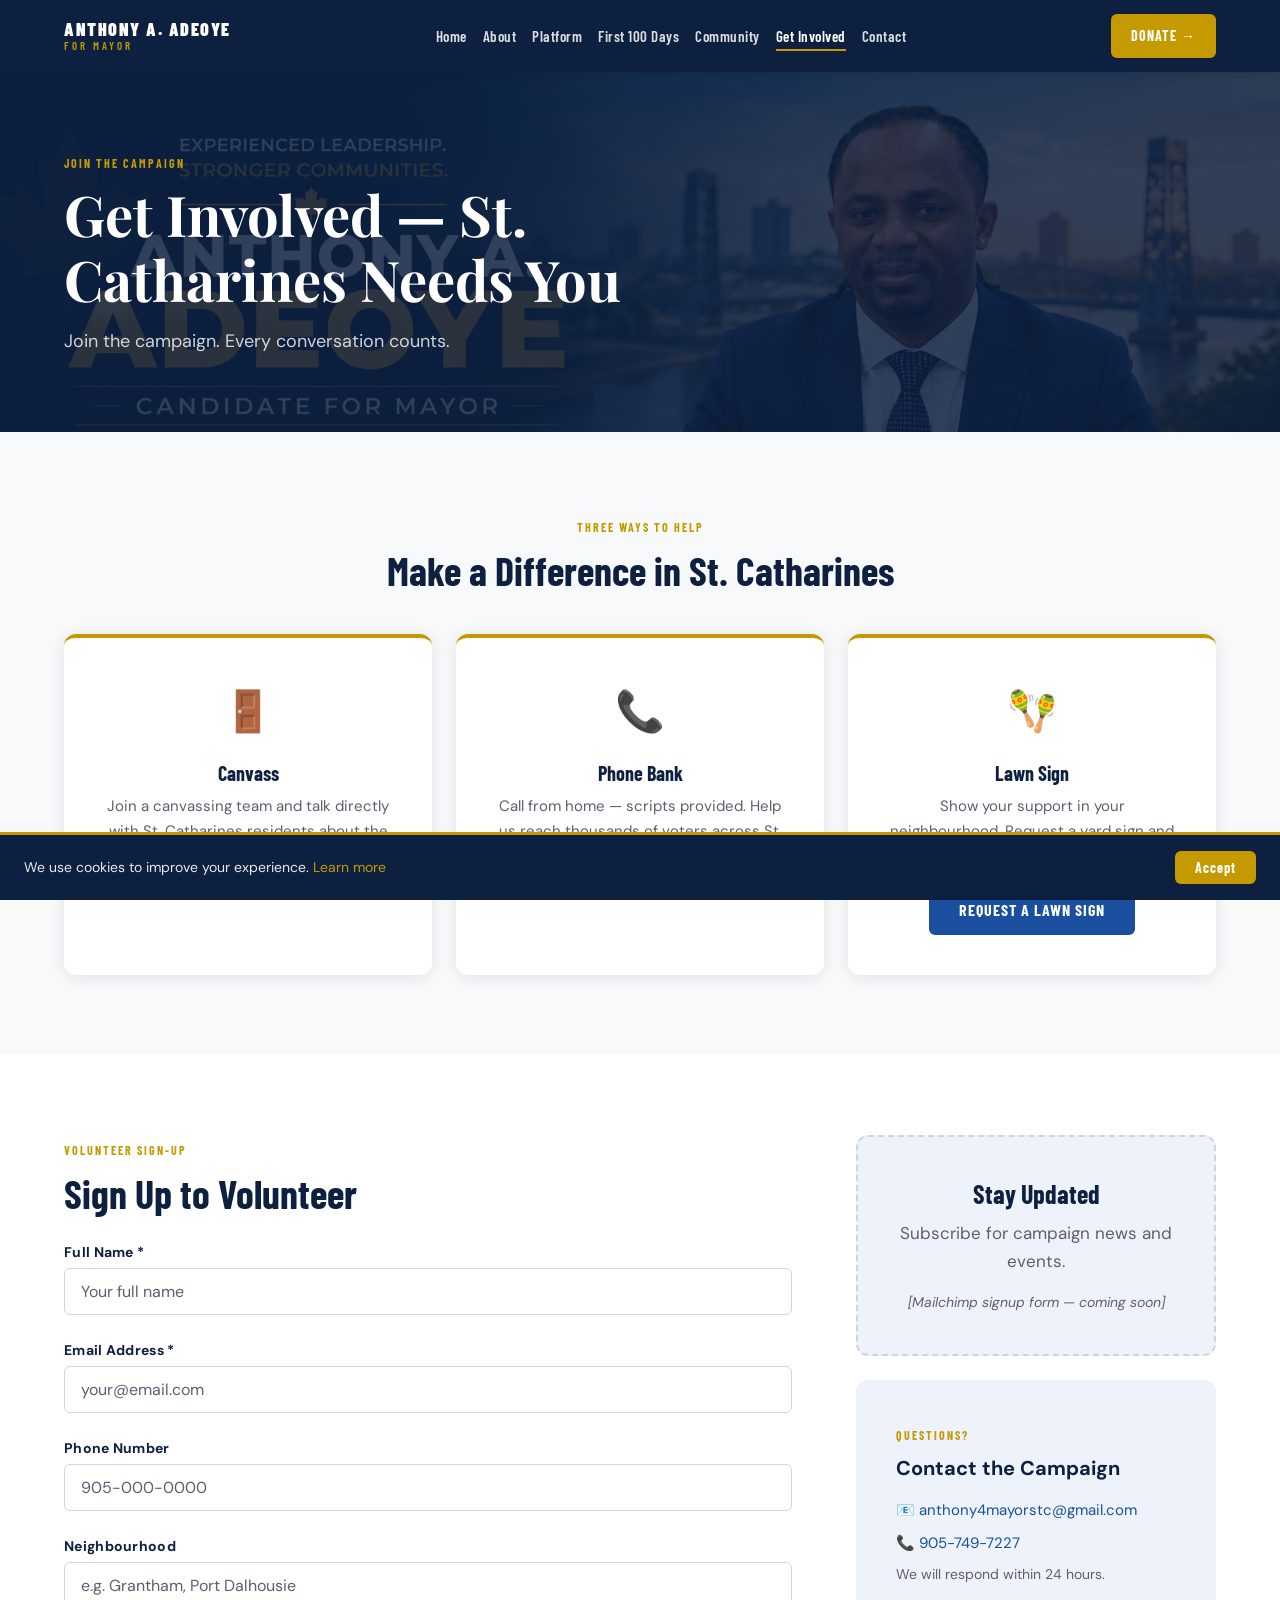
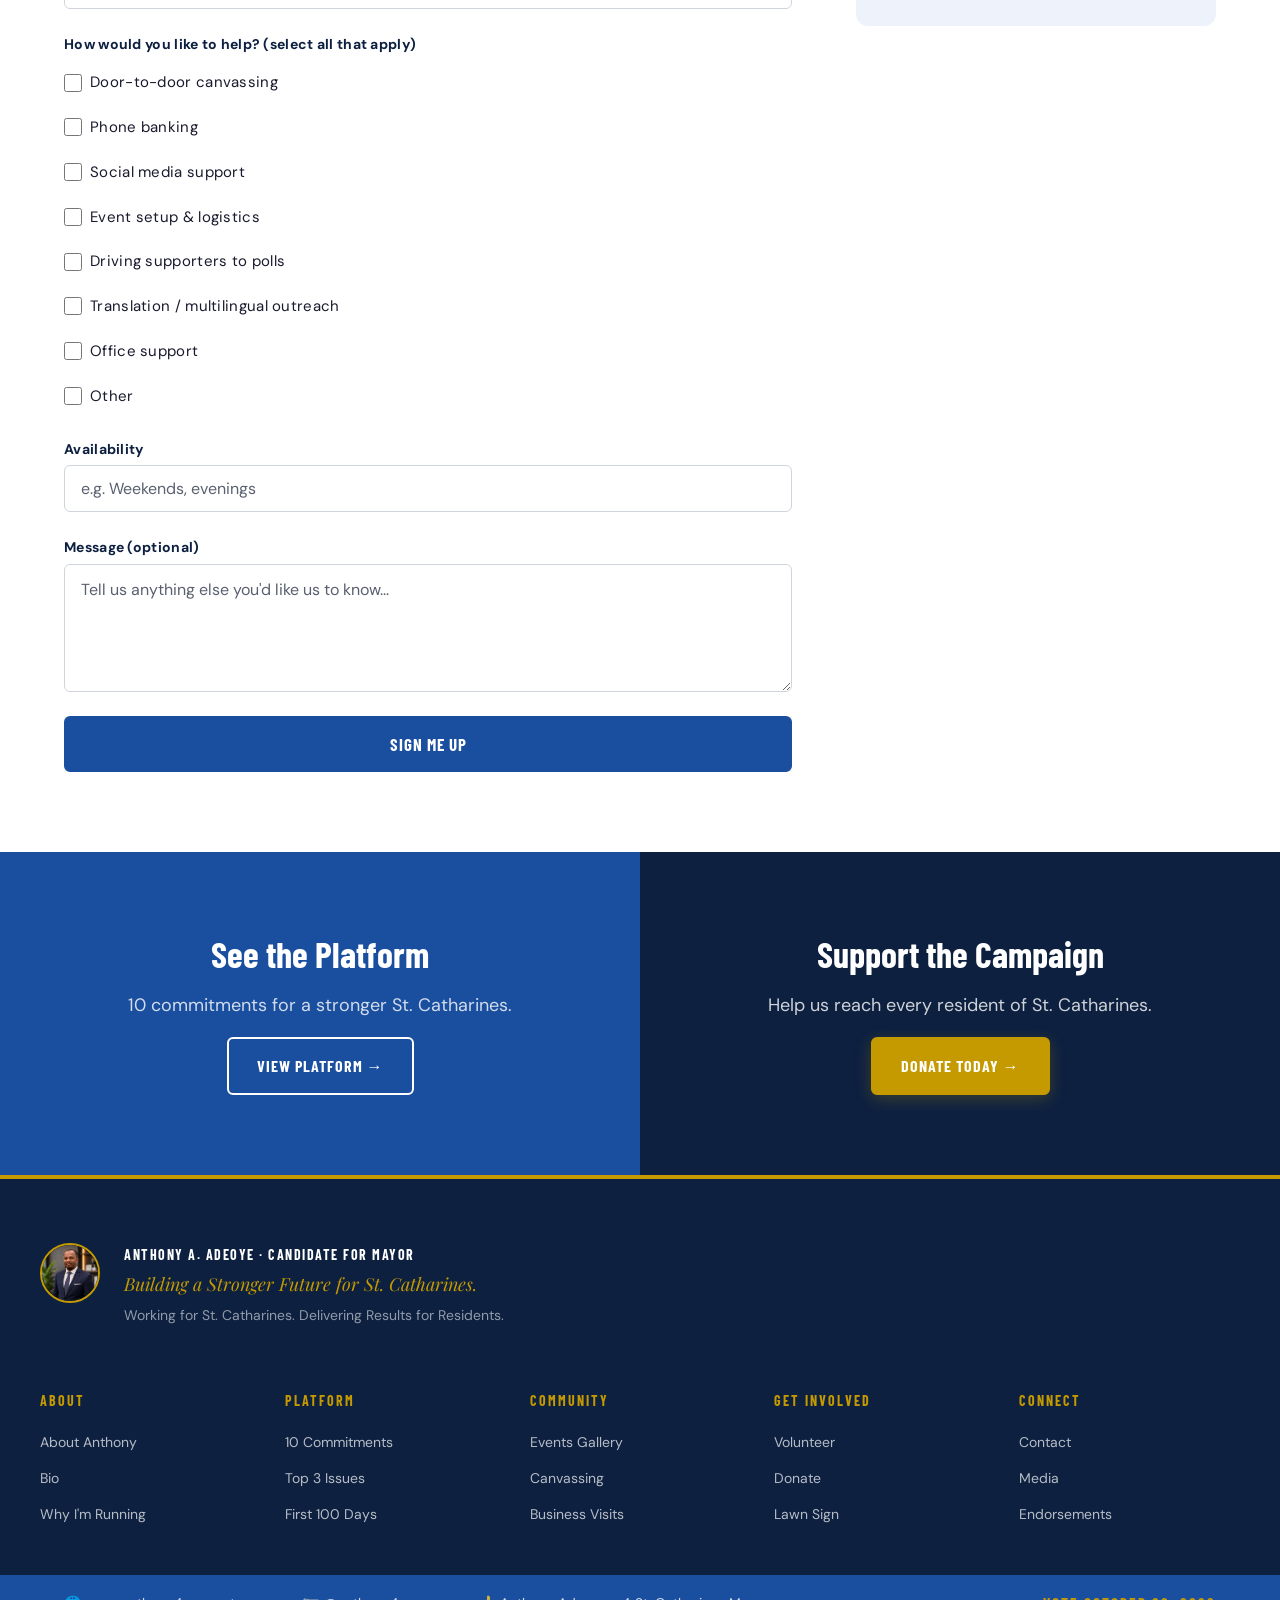
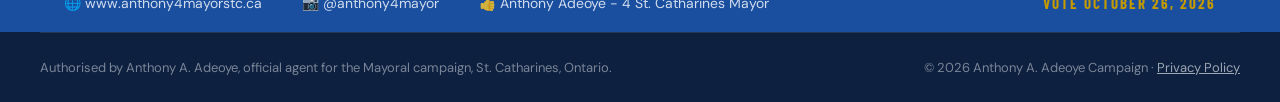
<file: get-involved.html>
﻿<!DOCTYPE html>
<html lang="en">
<head>
  <meta charset="UTF-8">
  <meta name="viewport" content="width=device-width, initial-scale=1.0">
  <title>Get Involved | Anthony A. Adeoye for Mayor | St. Catharines 2026</title>
  <meta name="description" content="Join the Anthony A. Adeoye campaign for Mayor of St. Catharines. Volunteer, canvass, phone bank, or request a lawn sign.">
  <meta name="keywords" content="Anthony Adeoye mayor St. Catharines 2026, Arise St. Catharines, mayor candidate Niagara, municipal election October 2026, St. Catharines mayor race">
  <meta name="author" content="Anthony A. Adeoye">
  <meta name="robots" content="index, follow">
  <link rel="icon" type="image/x-icon" href="favicon.ico">
  <link rel="icon" type="image/svg+xml" href="assets/images/favicon.svg">
  <link rel="icon" type="image/png" sizes="32x32" href="assets/images/favicon-32.png">
  <link rel="apple-touch-icon" sizes="180x180" href="assets/images/favicon-180.png">
  <link rel="canonical" href="https://www.anthony4mayorstc.ca/get-involved.html">
  <meta property="og:type" content="website">
  <meta property="og:url" content="https://www.anthony4mayorstc.ca/get-involved.html">
  <meta property="og:title" content="Get Involved — Anthony A. Adeoye for Mayor, St. Catharines 2026">
  <meta property="og:description" content="Join the campaign. Volunteer, canvass, phone bank, or request a lawn sign.">
  <meta property="og:image" content="https://www.anthony4mayorstc.ca/assets/images/og-image.jpg">
  <meta name="twitter:card" content="summary_large_image">
  <meta name="twitter:title" content="Get Involved — Anthony A. Adeoye for Mayor, St. Catharines 2026">
  <meta name="twitter:description" content="Join the campaign. Volunteer, canvass, phone bank, or request a lawn sign.">
  <meta name="twitter:image" content="https://www.anthony4mayorstc.ca/assets/images/og-image.jpg">
  <script async src="https://www.googletagmanager.com/gtag/js?id=G-K8W5F7GLSQ"></script>
  <script>window.dataLayer=window.dataLayer||[];function gtag(){dataLayer.push(arguments);}gtag('js',new Date());gtag('config','G-K8W5F7GLSQ');</script>
  <link rel="stylesheet" href="assets/css/main.css">
  <link rel="stylesheet" href="assets/css/navbar.css">
  <link rel="stylesheet" href="assets/css/components.css">
  <link rel="stylesheet" href="assets/css/forms.css">
  <link rel="stylesheet" href="assets/css/footer.css">
  <link rel="stylesheet" href="assets/css/pages/get-involved.css">
</head>
<body>
  <a class="skip-link" href="#main-content">Skip to main content</a>

  <nav class="navbar" id="navbar">
    <div class="container navbar__inner">
      <a href="index.html" class="navbar__brand">
        <span class="brand-name">ANTHONY A. ADEOYE</span>
        <span class="brand-title">FOR MAYOR</span>
      </a>
      <ul class="navbar__links" id="navLinks">
        <li><a href="index.html">Home</a></li>
        <li><a href="about.html">About</a></li>
        <li><a href="platform.html">Platform</a></li>
        <li><a href="first-100-days.html">First 100 Days</a></li>
        <li><a href="community.html">Community</a></li>
        <li><a href="get-involved.html" class="active">Get Involved</a></li>
        <li><a href="contact.html">Contact</a></li>
      </ul>
      <a href="donate.html" class="btn-donate">DONATE &rarr;</a>
      <button class="hamburger" id="hamburger" aria-label="Open menu">
        <span></span><span></span><span></span>
      </button>
    </div>
  </nav>

  <main id="main-content">

    <!-- HERO -->
    <section class="hero hero--get-involved">
      <div class="hero__content">
        <div class="container">
          <div style="padding: 72px 0; max-width: 700px;">
            <p class="label-tag">JOIN THE CAMPAIGN</p>
            <h1>Get Involved — St. Catharines Needs You</h1>
            <p class="hero__subtext">Join the campaign. Every conversation counts.</p>
          </div>
        </div>
      </div>
    </section>

    <!-- THREE WAYS -->
    <section class="section-padding bg-off-white">
      <div class="container">
        <div class="text-center animate-fade-in">
          <p class="label-tag">THREE WAYS TO HELP</p>
          <h2>Make a Difference in St. Catharines</h2>
        </div>
        <div class="ways-section">
          <div class="way-card animate-slide-up delay-1">
            <div class="way-card__icon">&#128682;</div>
            <h3>Canvass</h3>
            <p>Join a canvassing team and talk directly with St. Catharines residents about the issues that matter most.</p>
          </div>
          <div class="way-card animate-slide-up delay-2">
            <div class="way-card__icon">&#128222;</div>
            <h3>Phone Bank</h3>
            <p>Call from home — scripts provided. Help us reach thousands of voters across St. Catharines.</p>
          </div>
          <div class="way-card animate-slide-up delay-3" id="lawn-sign">
            <div class="way-card__icon">&#129671;</div>
            <h3>Lawn Sign</h3>
            <p>Show your support in your neighbourhood. Request a yard sign and help spread the word.</p>
            <button class="btn-primary mt-md" onclick="document.getElementById('lawnSignModal').classList.add('open')">Request a Lawn Sign</button>
          </div>
        </div>
      </div>
    </section>

    <!-- VOLUNTEER FORM + NEWSLETTER -->
    <section class="section-padding bg-white" id="volunteer">
      <div class="container">
        <div class="get-involved-layout">
          <div>
            <p class="label-tag">VOLUNTEER SIGN-UP</p>
            <h2 class="mb-lg">Sign Up to Volunteer</h2>
            <form action="https://formspree.io/f/xaqzzplj" method="POST" class="form">
              <input type="hidden" name="_subject" value="New Volunteer — Anthony for Mayor">
              <input type="hidden" name="_next" value="https://anthony4mayorstc.ca/forms/success.html">
              <input type="text" name="_gotcha" style="display:none" tabindex="-1" autocomplete="off">

              <div class="form-group">
                <label for="vol-name">Full Name *</label>
                <input type="text" id="vol-name" name="name" required placeholder="Your full name">
              </div>
              <div class="form-group">
                <label for="vol-email">Email Address *</label>
                <input type="email" id="vol-email" name="email" required placeholder="your@email.com">
              </div>
              <div class="form-group">
                <label for="vol-phone">Phone Number</label>
                <input type="tel" id="vol-phone" name="phone" placeholder="905-000-0000">
              </div>
              <div class="form-group">
                <label for="vol-neighbourhood">Neighbourhood</label>
                <input type="text" id="vol-neighbourhood" name="neighbourhood" placeholder="e.g. Grantham, Port Dalhousie">
              </div>
              <div class="form-group">
                <label>How would you like to help? (select all that apply)</label>
                <div class="checkbox-group">
                  <label><input type="checkbox" name="help[]" value="canvassing"> Door-to-door canvassing</label>
                  <label><input type="checkbox" name="help[]" value="phone-banking"> Phone banking</label>
                  <label><input type="checkbox" name="help[]" value="social-media"> Social media support</label>
                  <label><input type="checkbox" name="help[]" value="event-logistics"> Event setup &amp; logistics</label>
                  <label><input type="checkbox" name="help[]" value="driving"> Driving supporters to polls</label>
                  <label><input type="checkbox" name="help[]" value="translation"> Translation / multilingual outreach</label>
                  <label><input type="checkbox" name="help[]" value="office"> Office support</label>
                  <label><input type="checkbox" name="help[]" value="other"> Other</label>
                </div>
              </div>
              <div class="form-group">
                <label for="vol-availability">Availability</label>
                <input type="text" id="vol-availability" name="availability" placeholder="e.g. Weekends, evenings">
              </div>
              <div class="form-group">
                <label for="vol-message">Message (optional)</label>
                <textarea id="vol-message" name="message" rows="4" placeholder="Tell us anything else you'd like us to know..."></textarea>
              </div>
              <button type="submit" class="btn-primary btn-full">Sign Me Up</button>
            </form>
          </div>

          <!-- SIDEBAR -->
          <div>
            <div class="newsletter-placeholder" style="margin-bottom: var(--lg);">
              <h3>Stay Updated</h3>
              <p>Subscribe for campaign news and events.</p>
              <!-- Paste Mailchimp embedded form code here -->
              <p class="muted">[Mailchimp signup form — coming soon]</p>
            </div>

            <div style="background:var(--ltblue);border-radius:var(--radius-card);padding:var(--xl);">
              <p class="label-tag">QUESTIONS?</p>
              <h4 style="color:var(--navy);margin-bottom:var(--md);">Contact the Campaign</h4>
              <p style="font-size:15px;margin-bottom:var(--sm);">&#128231; <a href="mailto:anthony4mayorstc@gmail.com">anthony4mayorstc@gmail.com</a></p>
              <p style="font-size:15px;margin-bottom:var(--sm);">&#128222; <a href="tel:9057497227">905-749-7227</a></p>
              <p style="font-size:14px;color:var(--muted);margin:0;">We will respond within 24 hours.</p>
            </div>
          </div>
        </div>
      </div>
    </section>

    <!-- CTA SPLIT -->
    <section class="section-cta-split">
      <div class="cta-split__half cta-split__volunteer">
        <h2>See the Platform</h2>
        <p>10 commitments for a stronger St. Catharines.</p>
        <a href="platform.html" class="btn-outline-white">View Platform &rarr;</a>
      </div>
      <div class="cta-split__half cta-split__donate">
        <h2>Support the Campaign</h2>
        <p>Help us reach every resident of St. Catharines.</p>
        <a href="donate.html" class="btn-gold">Donate Today &rarr;</a>
      </div>
    </section>

  </main>

  <!-- CAMPAIGN LAUNCH POPUP -->
  <div class="launch-popup-modal" id="launchPopupModal" role="dialog" aria-modal="true" aria-label="Campaign launch event invitation">
    <div class="launch-popup-modal__inner">
      <button class="launch-popup-modal__close" id="launchPopupClose" aria-label="Close">&times;</button>
      <a href="get-involved.html">
        <img src="assets/images/events/Campaign_Launch_Flyer.png" alt="Campaign Launch &amp; Meet the Candidate — Adeoye A. Anthony, Candidate for Mayor, City of St. Catharines. August 22, 2026, 12:00 PM–6:00 PM, 359 Carlton Street, St. Catharines, ON L2R 2Z4. Everyone welcome." class="launch-popup-modal__img">
      </a>
    </div>
  </div>

  <!-- LAWN SIGN MODAL -->
  <div class="lawn-sign-modal" id="lawnSignModal" role="dialog" aria-modal="true" aria-label="Request a lawn sign">
    <div class="lawn-sign-modal__inner">
      <button class="lawn-sign-modal__close" onclick="document.getElementById('lawnSignModal').classList.remove('open')" aria-label="Close modal">&times;</button>
      <p class="label-tag">LAWN SIGN REQUEST</p>
      <h3 style="color:var(--navy);margin-bottom:var(--lg);">Request a Lawn Sign</h3>
      <form action="https://formspree.io/f/xaqzzplj" method="POST" class="form">
        <input type="hidden" name="_subject" value="Lawn Sign Request — Anthony for Mayor">
        <input type="hidden" name="_next" value="https://anthony4mayorstc.ca/forms/success.html">
        <input type="text" name="_gotcha" style="display:none" tabindex="-1" autocomplete="off">
        <div class="form-group">
          <label for="sign-name">Full Name *</label>
          <input type="text" id="sign-name" name="name" required placeholder="Your full name">
        </div>
        <div class="form-group">
          <label for="sign-email">Email *</label>
          <input type="email" id="sign-email" name="email" required placeholder="your@email.com">
        </div>
        <div class="form-group">
          <label for="sign-phone">Phone *</label>
          <input type="tel" id="sign-phone" name="phone" required placeholder="905-000-0000">
        </div>
        <div class="form-group">
          <label for="sign-address">Street Address *</label>
          <input type="text" id="sign-address" name="address" required placeholder="123 Main St, St. Catharines">
        </div>
        <button type="submit" class="btn-primary btn-full">Submit Request</button>
      </form>
    </div>
  </div>

  <footer class="footer">
    <div class="footer__main container">
      <div class="footer__brand">
        <img src="assets/images/headshot-main.png" alt="Anthony A. Adeoye" class="footer__headshot" onerror="this.style.display='none'">
        <div>
          <p class="footer__candidate">ANTHONY A. ADEOYE &middot; CANDIDATE FOR MAYOR</p>
          <p class="footer__tagline">Building a Stronger Future for St. Catharines.</p>
          <p class="footer__sub">Working for St. Catharines. Delivering Results for Residents.</p>
        </div>
      </div>
      <div class="footer__cols">
        <div class="footer__col"><h4>About</h4><ul><li><a href="about.html">About Anthony</a></li><li><a href="about.html#bio">Bio</a></li><li><a href="about.html#values">Why I'm Running</a></li></ul></div>
        <div class="footer__col"><h4>Platform</h4><ul><li><a href="platform.html">10 Commitments</a></li><li><a href="platform.html#issues">Top 3 Issues</a></li><li><a href="first-100-days.html">First 100 Days</a></li></ul></div>
        <div class="footer__col"><h4>Community</h4><ul><li><a href="community.html">Events Gallery</a></li><li><a href="community.html?filter=canvassing">Canvassing</a></li><li><a href="community.html?filter=business">Business Visits</a></li></ul></div>
        <div class="footer__col"><h4>Get Involved</h4><ul><li><a href="get-involved.html">Volunteer</a></li><li><a href="donate.html">Donate</a></li><li><a href="get-involved.html#lawn-sign">Lawn Sign</a></li></ul></div>
        <div class="footer__col"><h4>Connect</h4><ul><li><a href="contact.html">Contact</a></li><li><a href="contact.html#media">Media</a></li><li><a href="contact.html#endorsements">Endorsements</a></li></ul></div>
      </div>
    </div>
    <div class="footer__bar"><div class="container footer__bar-inner"><span>&#127760; www.anthony4mayorstc.ca</span><span>&#128247; @anthony4mayor</span><span>&#128077; <a href="https://www.facebook.com/profile.php?id=61591590937673" target="_blank" rel="noopener" style="color:inherit">Anthony Adeoye - 4 St. Catharines Mayor</a></span><span class="vote-cta">VOTE OCTOBER 26, 2026</span></div></div>
    <div class="footer__legal container">
      <p>Authorised by Anthony A. Adeoye, official agent for the Mayoral campaign, St. Catharines, Ontario.</p>
      <p>&copy; 2026 Anthony A. Adeoye Campaign &middot; <a href="privacy.html">Privacy Policy</a></p>
    </div>
  </footer>

  <script src="assets/js/main.js"></script>
  <script src="assets/js/mobile-nav.js"></script>
  <script src="assets/js/election-banner.js"></script>
  <script src="assets/js/scroll-animations.js"></script>
  <script src="assets/js/cookie-consent.js"></script>
  <script src="assets/js/launch-popup.js"></script>
  <script>
    if (/[?&]lawn-sign=1/.test(location.search) || location.hash === '#lawn-sign') {
      document.getElementById('lawnSignModal').classList.add('open');
    }
  </script>
  <script src="assets/js/join-popup.js"></script>
</body>
</html>
</file>
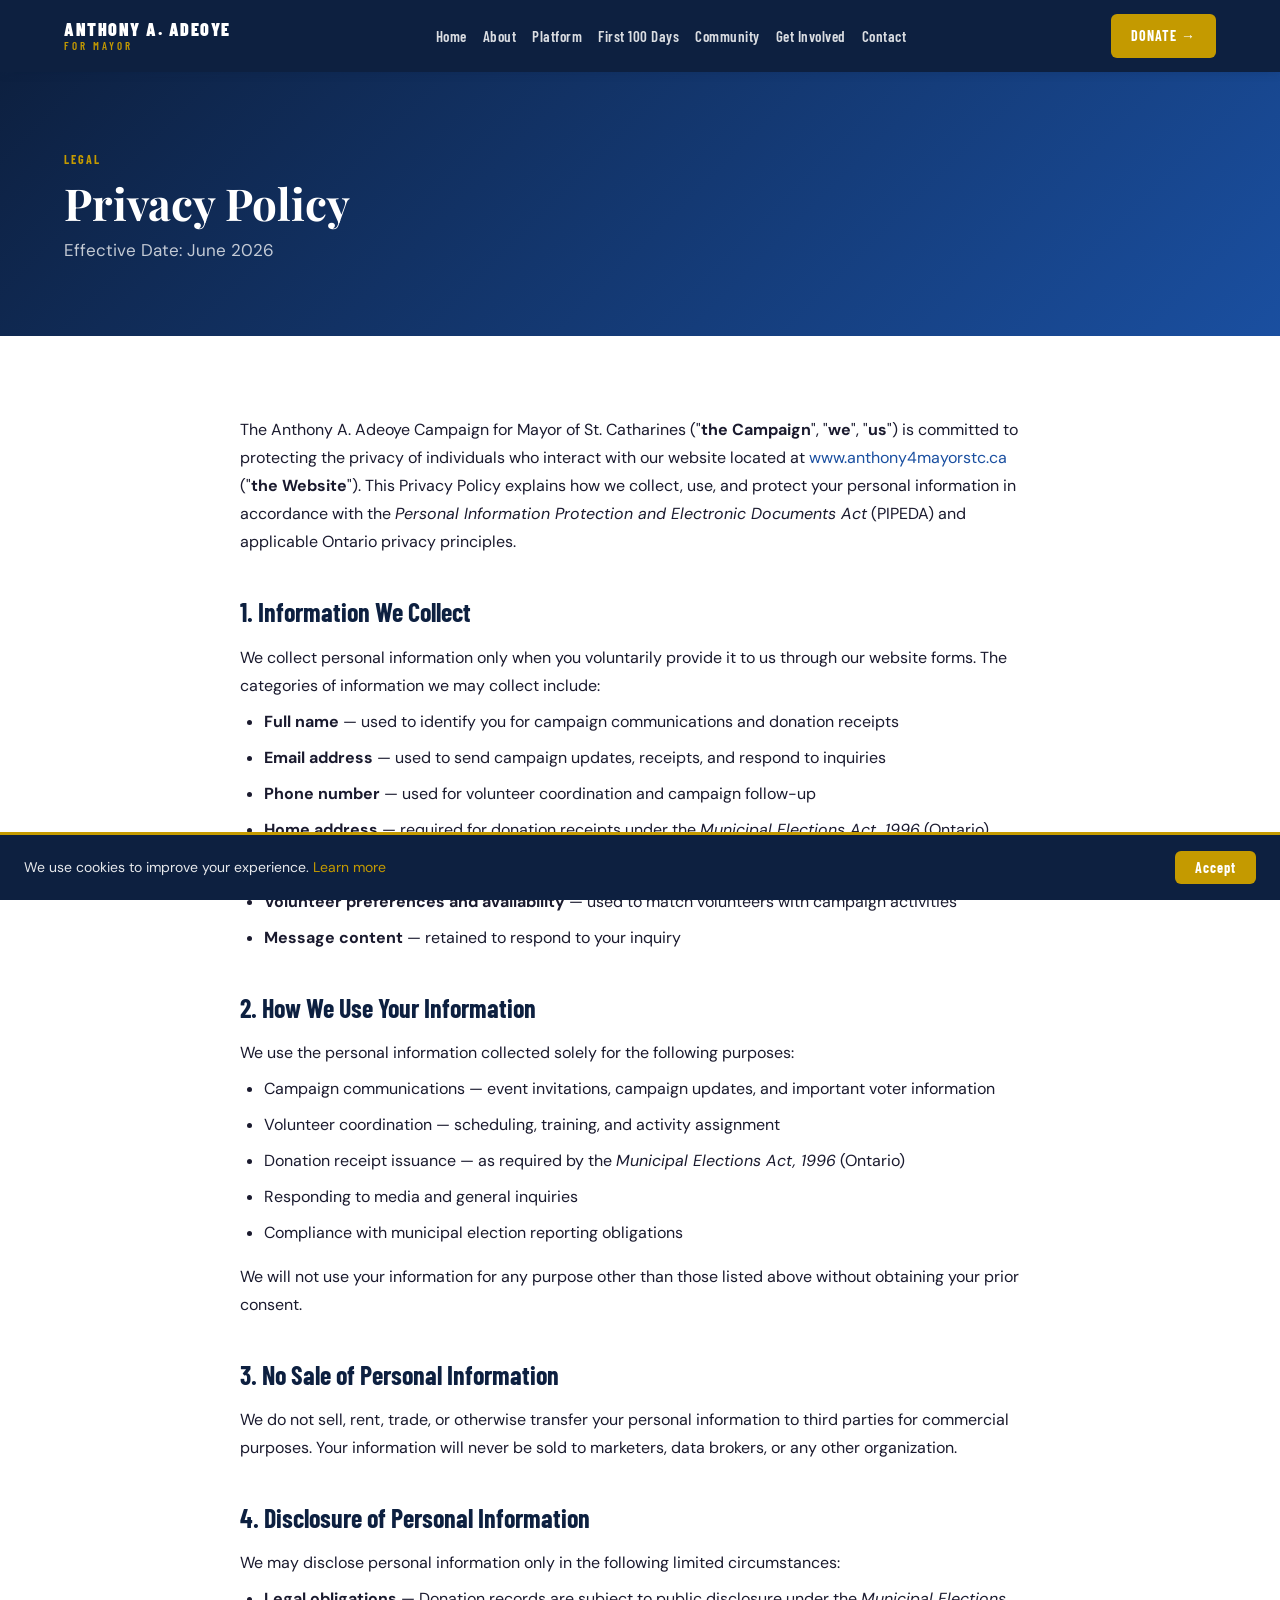
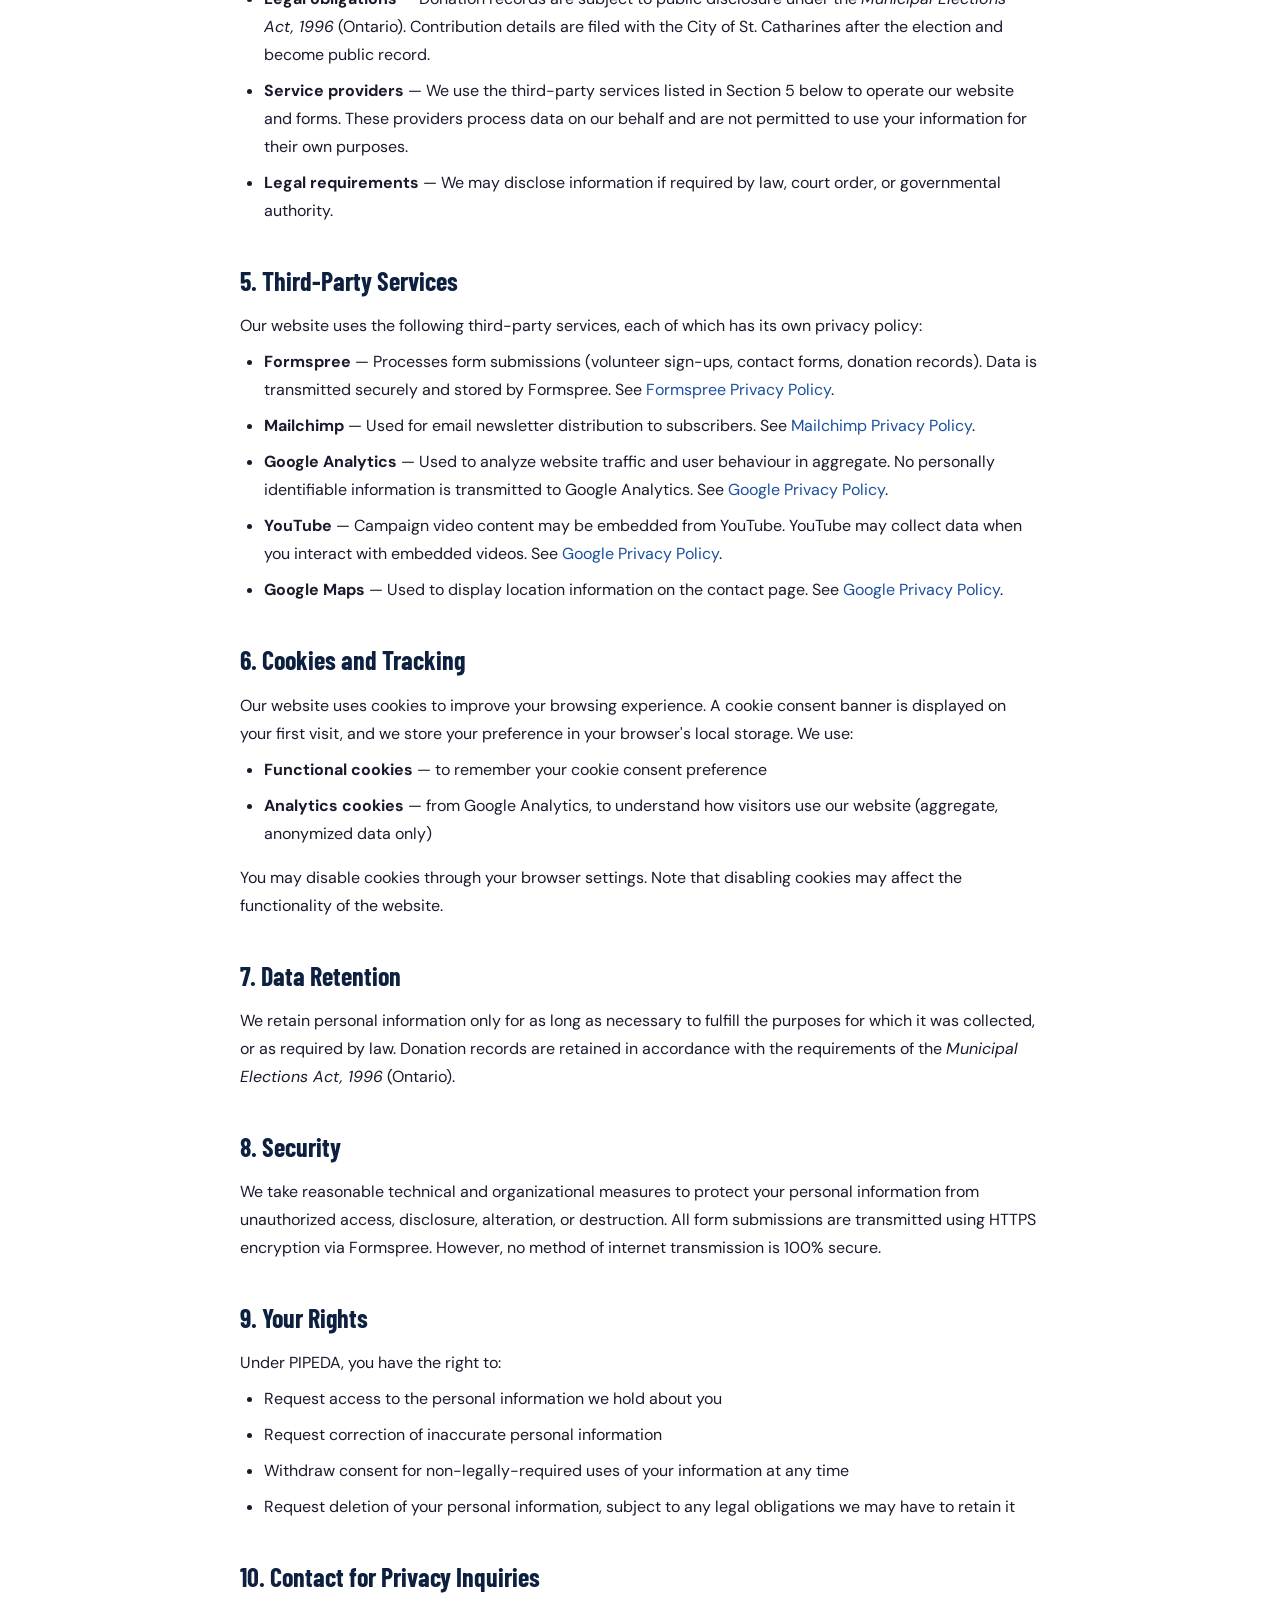
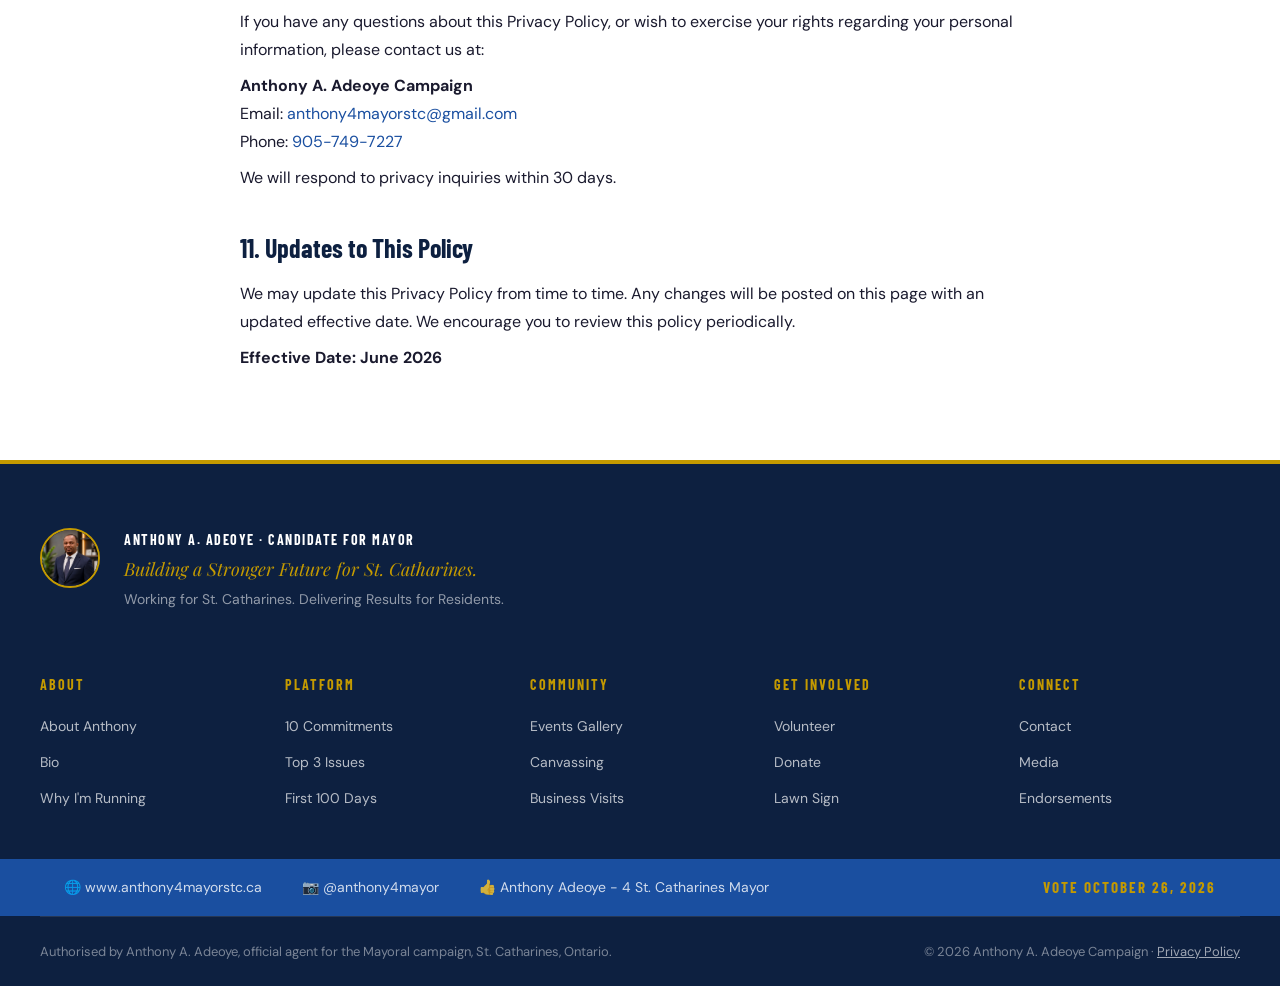
<file: privacy.html>
﻿<!DOCTYPE html>
<html lang="en">
<head>
  <meta charset="UTF-8">
  <meta name="viewport" content="width=device-width, initial-scale=1.0">
  <title>Privacy Policy | Anthony A. Adeoye for Mayor | St. Catharines 2026</title>
  <meta name="description" content="Privacy Policy for the Anthony A. Adeoye for Mayor campaign website.">
  <meta name="author" content="Anthony A. Adeoye">
  <meta name="robots" content="index, follow">
  <link rel="icon" type="image/x-icon" href="favicon.ico">
  <link rel="icon" type="image/svg+xml" href="assets/images/favicon.svg">
  <link rel="icon" type="image/png" sizes="32x32" href="assets/images/favicon-32.png">
  <link rel="apple-touch-icon" sizes="180x180" href="assets/images/favicon-180.png">
  <link rel="canonical" href="https://www.anthony4mayorstc.ca/privacy.html">
  <script async src="https://www.googletagmanager.com/gtag/js?id=G-K8W5F7GLSQ"></script>
  <script>window.dataLayer=window.dataLayer||[];function gtag(){dataLayer.push(arguments);}gtag('js',new Date());gtag('config','G-K8W5F7GLSQ');</script>
  <link rel="stylesheet" href="assets/css/main.css">
  <link rel="stylesheet" href="assets/css/navbar.css">
  <link rel="stylesheet" href="assets/css/components.css">
  <link rel="stylesheet" href="assets/css/footer.css">
  <style>
    .privacy-hero {
      background: linear-gradient(135deg, var(--navy) 0%, var(--royal) 100%);
      padding: 72px 0;
    }
    .privacy-hero h1 { color: var(--white); font-size: 44px; }
    .privacy-content { max-width: 800px; margin: 0 auto; }
    .privacy-content h2 { font-size: 26px; margin: var(--xl) 0 var(--md); color: var(--navy); }
    .privacy-content h3 { font-size: 20px; margin: var(--lg) 0 var(--sm); color: var(--royal); }
    .privacy-content p, .privacy-content li { font-size: 16px; line-height: 1.75; color: var(--body-text); margin-bottom: var(--sm); }
    .privacy-content ul { list-style: disc; padding-left: var(--lg); margin-bottom: var(--md); }
    .privacy-content a { color: var(--royal); }
  </style>
</head>
<body>
  <a class="skip-link" href="#main-content">Skip to main content</a>

  <nav class="navbar" id="navbar">
    <div class="container navbar__inner">
      <a href="index.html" class="navbar__brand">
        <span class="brand-name">ANTHONY A. ADEOYE</span>
        <span class="brand-title">FOR MAYOR</span>
      </a>
      <ul class="navbar__links" id="navLinks">
        <li><a href="index.html">Home</a></li>
        <li><a href="about.html">About</a></li>
        <li><a href="platform.html">Platform</a></li>
        <li><a href="first-100-days.html">First 100 Days</a></li>
        <li><a href="community.html">Community</a></li>
        <li><a href="get-involved.html">Get Involved</a></li>
        <li><a href="contact.html">Contact</a></li>
      </ul>
      <a href="donate.html" class="btn-donate">DONATE &rarr;</a>
      <button class="hamburger" id="hamburger" aria-label="Open menu">
        <span></span><span></span><span></span>
      </button>
    </div>
  </nav>

  <main id="main-content">

    <section class="privacy-hero">
      <div class="container">
        <p class="label-tag">LEGAL</p>
        <h1>Privacy Policy</h1>
        <p style="color:rgba(255,255,255,0.75);margin-top:var(--sm);">Effective Date: June 2026</p>
      </div>
    </section>

    <section class="section-padding bg-white">
      <div class="container">
        <div class="privacy-content animate-fade-in">

          <p>The Anthony A. Adeoye Campaign for Mayor of St. Catharines ("<strong>the Campaign</strong>", "<strong>we</strong>", "<strong>us</strong>") is committed to protecting the privacy of individuals who interact with our website located at <a href="https://www.anthony4mayorstc.ca">www.anthony4mayorstc.ca</a> ("<strong>the Website</strong>"). This Privacy Policy explains how we collect, use, and protect your personal information in accordance with the <em>Personal Information Protection and Electronic Documents Act</em> (PIPEDA) and applicable Ontario privacy principles.</p>

          <h2>1. Information We Collect</h2>
          <p>We collect personal information only when you voluntarily provide it to us through our website forms. The categories of information we may collect include:</p>
          <ul>
            <li><strong>Full name</strong> — used to identify you for campaign communications and donation receipts</li>
            <li><strong>Email address</strong> — used to send campaign updates, receipts, and respond to inquiries</li>
            <li><strong>Phone number</strong> — used for volunteer coordination and campaign follow-up</li>
            <li><strong>Home address</strong> — required for donation receipts under the <em>Municipal Elections Act, 1996</em> (Ontario)</li>
            <li><strong>Neighbourhood</strong> — used to coordinate canvassing and campaign activities in your area</li>
            <li><strong>Volunteer preferences and availability</strong> — used to match volunteers with campaign activities</li>
            <li><strong>Message content</strong> — retained to respond to your inquiry</li>
          </ul>

          <h2>2. How We Use Your Information</h2>
          <p>We use the personal information collected solely for the following purposes:</p>
          <ul>
            <li>Campaign communications — event invitations, campaign updates, and important voter information</li>
            <li>Volunteer coordination — scheduling, training, and activity assignment</li>
            <li>Donation receipt issuance — as required by the <em>Municipal Elections Act, 1996</em> (Ontario)</li>
            <li>Responding to media and general inquiries</li>
            <li>Compliance with municipal election reporting obligations</li>
          </ul>
          <p>We will not use your information for any purpose other than those listed above without obtaining your prior consent.</p>

          <h2>3. No Sale of Personal Information</h2>
          <p>We do not sell, rent, trade, or otherwise transfer your personal information to third parties for commercial purposes. Your information will never be sold to marketers, data brokers, or any other organization.</p>

          <h2>4. Disclosure of Personal Information</h2>
          <p>We may disclose personal information only in the following limited circumstances:</p>
          <ul>
            <li><strong>Legal obligations</strong> — Donation records are subject to public disclosure under the <em>Municipal Elections Act, 1996</em> (Ontario). Contribution details are filed with the City of St. Catharines after the election and become public record.</li>
            <li><strong>Service providers</strong> — We use the third-party services listed in Section 5 below to operate our website and forms. These providers process data on our behalf and are not permitted to use your information for their own purposes.</li>
            <li><strong>Legal requirements</strong> — We may disclose information if required by law, court order, or governmental authority.</li>
          </ul>

          <h2>5. Third-Party Services</h2>
          <p>Our website uses the following third-party services, each of which has its own privacy policy:</p>
          <ul>
            <li><strong>Formspree</strong> — Processes form submissions (volunteer sign-ups, contact forms, donation records). Data is transmitted securely and stored by Formspree. See <a href="https://formspree.io/legal/privacy-policy" target="_blank" rel="noopener">Formspree Privacy Policy</a>.</li>
            <li><strong>Mailchimp</strong> — Used for email newsletter distribution to subscribers. See <a href="https://mailchimp.com/legal/privacy/" target="_blank" rel="noopener">Mailchimp Privacy Policy</a>.</li>
            <li><strong>Google Analytics</strong> — Used to analyze website traffic and user behaviour in aggregate. No personally identifiable information is transmitted to Google Analytics. See <a href="https://policies.google.com/privacy" target="_blank" rel="noopener">Google Privacy Policy</a>.</li>
            <li><strong>YouTube</strong> — Campaign video content may be embedded from YouTube. YouTube may collect data when you interact with embedded videos. See <a href="https://policies.google.com/privacy" target="_blank" rel="noopener">Google Privacy Policy</a>.</li>
            <li><strong>Google Maps</strong> — Used to display location information on the contact page. See <a href="https://policies.google.com/privacy" target="_blank" rel="noopener">Google Privacy Policy</a>.</li>
          </ul>

          <h2>6. Cookies and Tracking</h2>
          <p>Our website uses cookies to improve your browsing experience. A cookie consent banner is displayed on your first visit, and we store your preference in your browser's local storage. We use:</p>
          <ul>
            <li><strong>Functional cookies</strong> — to remember your cookie consent preference</li>
            <li><strong>Analytics cookies</strong> — from Google Analytics, to understand how visitors use our website (aggregate, anonymized data only)</li>
          </ul>
          <p>You may disable cookies through your browser settings. Note that disabling cookies may affect the functionality of the website.</p>

          <h2>7. Data Retention</h2>
          <p>We retain personal information only for as long as necessary to fulfill the purposes for which it was collected, or as required by law. Donation records are retained in accordance with the requirements of the <em>Municipal Elections Act, 1996</em> (Ontario).</p>

          <h2>8. Security</h2>
          <p>We take reasonable technical and organizational measures to protect your personal information from unauthorized access, disclosure, alteration, or destruction. All form submissions are transmitted using HTTPS encryption via Formspree. However, no method of internet transmission is 100% secure.</p>

          <h2>9. Your Rights</h2>
          <p>Under PIPEDA, you have the right to:</p>
          <ul>
            <li>Request access to the personal information we hold about you</li>
            <li>Request correction of inaccurate personal information</li>
            <li>Withdraw consent for non-legally-required uses of your information at any time</li>
            <li>Request deletion of your personal information, subject to any legal obligations we may have to retain it</li>
          </ul>

          <h2>10. Contact for Privacy Inquiries</h2>
          <p>If you have any questions about this Privacy Policy, or wish to exercise your rights regarding your personal information, please contact us at:</p>
          <p>
            <strong>Anthony A. Adeoye Campaign</strong><br>
            Email: <a href="mailto:anthony4mayorstc@gmail.com">anthony4mayorstc@gmail.com</a><br>
            Phone: <a href="tel:9057497227">905-749-7227</a>
          </p>
          <p>We will respond to privacy inquiries within 30 days.</p>

          <h2>11. Updates to This Policy</h2>
          <p>We may update this Privacy Policy from time to time. Any changes will be posted on this page with an updated effective date. We encourage you to review this policy periodically.</p>
          <p><strong>Effective Date: June 2026</strong></p>

        </div>
      </div>
    </section>

  </main>

  <!-- CAMPAIGN LAUNCH POPUP -->
  <div class="launch-popup-modal" id="launchPopupModal" role="dialog" aria-modal="true" aria-label="Campaign launch event invitation">
    <div class="launch-popup-modal__inner">
      <button class="launch-popup-modal__close" id="launchPopupClose" aria-label="Close">&times;</button>
      <a href="get-involved.html">
        <img src="assets/images/events/Campaign_Launch_Flyer.png" alt="Campaign Launch &amp; Meet the Candidate — Adeoye A. Anthony, Candidate for Mayor, City of St. Catharines. August 22, 2026, 12:00 PM–6:00 PM, 359 Carlton Street, St. Catharines, ON L2R 2Z4. Everyone welcome." class="launch-popup-modal__img">
      </a>
    </div>
  </div>

  <footer class="footer">
    <div class="footer__main container">
      <div class="footer__brand">
        <img src="assets/images/headshot-main.png" alt="Anthony A. Adeoye" class="footer__headshot" onerror="this.style.display='none'">
        <div>
          <p class="footer__candidate">ANTHONY A. ADEOYE &middot; CANDIDATE FOR MAYOR</p>
          <p class="footer__tagline">Building a Stronger Future for St. Catharines.</p>
          <p class="footer__sub">Working for St. Catharines. Delivering Results for Residents.</p>
        </div>
      </div>
      <div class="footer__cols">
        <div class="footer__col"><h4>About</h4><ul><li><a href="about.html">About Anthony</a></li><li><a href="about.html#bio">Bio</a></li><li><a href="about.html#values">Why I'm Running</a></li></ul></div>
        <div class="footer__col"><h4>Platform</h4><ul><li><a href="platform.html">10 Commitments</a></li><li><a href="platform.html#issues">Top 3 Issues</a></li><li><a href="first-100-days.html">First 100 Days</a></li></ul></div>
        <div class="footer__col"><h4>Community</h4><ul><li><a href="community.html">Events Gallery</a></li><li><a href="community.html?filter=canvassing">Canvassing</a></li><li><a href="community.html?filter=business">Business Visits</a></li></ul></div>
        <div class="footer__col"><h4>Get Involved</h4><ul><li><a href="get-involved.html">Volunteer</a></li><li><a href="donate.html">Donate</a></li><li><a href="get-involved.html#lawn-sign">Lawn Sign</a></li></ul></div>
        <div class="footer__col"><h4>Connect</h4><ul><li><a href="contact.html">Contact</a></li><li><a href="contact.html#media">Media</a></li><li><a href="contact.html#endorsements">Endorsements</a></li></ul></div>
      </div>
    </div>
    <div class="footer__bar"><div class="container footer__bar-inner"><span>&#127760; www.anthony4mayorstc.ca</span><span>&#128247; @anthony4mayor</span><span>&#128077; Anthony Adeoye - 4 St. Catharines Mayor</span><span class="vote-cta">VOTE OCTOBER 26, 2026</span></div></div>
    <div class="footer__legal container">
      <p>Authorised by Anthony A. Adeoye, official agent for the Mayoral campaign, St. Catharines, Ontario.</p>
      <p>&copy; 2026 Anthony A. Adeoye Campaign &middot; <a href="privacy.html">Privacy Policy</a></p>
    </div>
  </footer>

  <script src="assets/js/main.js"></script>
  <script src="assets/js/mobile-nav.js"></script>
  <script src="assets/js/cookie-consent.js"></script>
  <script src="assets/js/launch-popup.js"></script>
  <script src="assets/js/join-popup.js"></script>
</body>
</html>
</file>
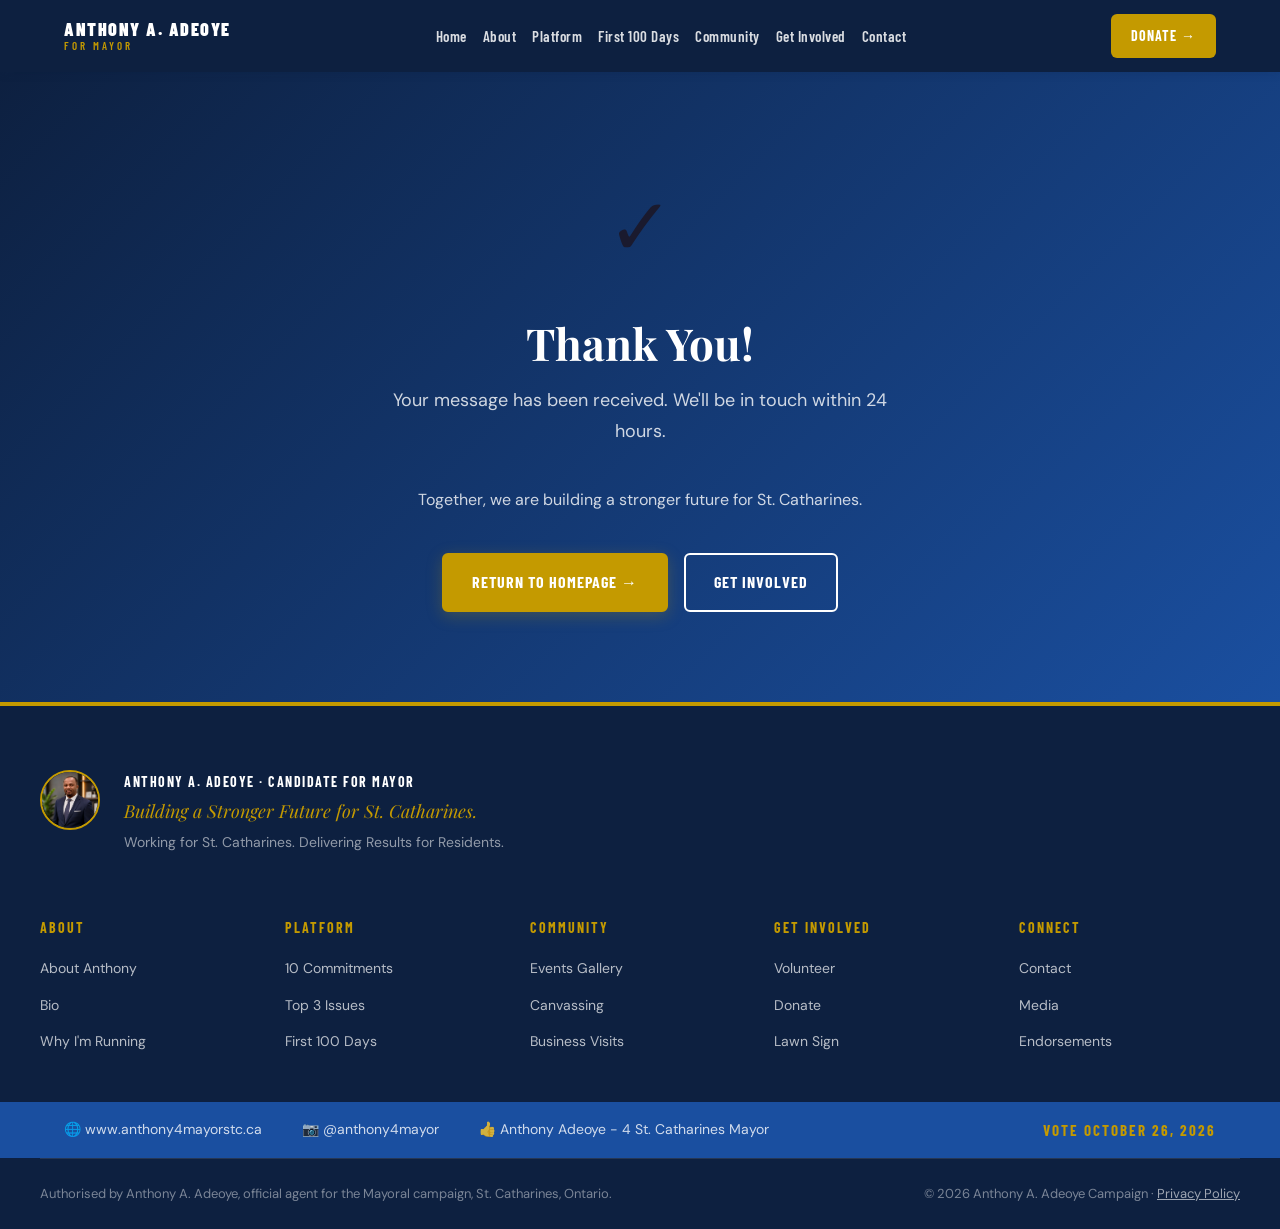
<file: forms/success.html>
﻿<!DOCTYPE html>
<html lang="en">
<head>
  <meta charset="UTF-8">
  <meta name="viewport" content="width=device-width, initial-scale=1.0">
  <title>Thank You | Anthony A. Adeoye for Mayor | St. Catharines 2026</title>
  <meta name="robots" content="noindex, follow">
  <script async src="https://www.googletagmanager.com/gtag/js?id=G-XXXXXXXXXX"></script>
  <script>window.dataLayer=window.dataLayer||[];function gtag(){dataLayer.push(arguments);}gtag('js',new Date());gtag('config','G-XXXXXXXXXX');</script>
  <link rel="stylesheet" href="../assets/css/main.css">
  <link rel="stylesheet" href="../assets/css/navbar.css">
  <link rel="stylesheet" href="../assets/css/footer.css">
  <style>
    .success-page {
      min-height: 70vh;
      background: linear-gradient(135deg, var(--navy) 0%, var(--royal) 100%);
      display: flex;
      align-items: center;
      justify-content: center;
      text-align: center;
      padding: var(--2xl) var(--md);
    }
    .success-page__icon {
      font-size: 80px;
      margin-bottom: var(--lg);
      display: block;
    }
    .success-page h1 { color: var(--white); font-size: 44px; margin-bottom: var(--md); }
    .success-page p  { color: rgba(255,255,255,0.8); font-size: 18px; max-width: 520px; margin: 0 auto var(--xl); line-height: 1.7; }
    .success-page__btns { display: flex; gap: var(--md); justify-content: center; flex-wrap: wrap; }
  </style>
</head>
<body>
  <a class="skip-link" href="#main-content">Skip to main content</a>

  <nav class="navbar" id="navbar">
    <div class="container navbar__inner">
      <a href="../index.html" class="navbar__brand">
        <span class="brand-name">ANTHONY A. ADEOYE</span>
        <span class="brand-title">FOR MAYOR</span>
      </a>
      <ul class="navbar__links" id="navLinks">
        <li><a href="../index.html">Home</a></li>
        <li><a href="../about.html">About</a></li>
        <li><a href="../platform.html">Platform</a></li>
        <li><a href="../first-100-days.html">First 100 Days</a></li>
        <li><a href="../community.html">Community</a></li>
        <li><a href="../get-involved.html">Get Involved</a></li>
        <li><a href="../contact.html">Contact</a></li>
      </ul>
      <a href="../donate.html" class="btn-donate">DONATE &rarr;</a>
      <button class="hamburger" id="hamburger" aria-label="Open menu">
        <span></span><span></span><span></span>
      </button>
    </div>
  </nav>

  <main id="main-content">
    <section class="success-page">
      <div>
        <span class="success-page__icon">&#10003;</span>
        <h1>Thank You!</h1>
        <p>Your message has been received. We'll be in touch within 24 hours.</p>
        <p style="font-size:16px;">Together, we are building a stronger future for St. Catharines.</p>
        <div class="success-page__btns">
          <a href="../index.html" class="btn-gold">Return to Homepage &rarr;</a>
          <a href="../get-involved.html" class="btn-outline-white">Get Involved</a>
        </div>
      </div>
    </section>
  </main>

  <footer class="footer">
    <div class="footer__main container">
      <div class="footer__brand">
        <img src="../assets/images/headshot-main.png" alt="Anthony A. Adeoye" class="footer__headshot" onerror="this.style.display='none'">
        <div>
          <p class="footer__candidate">ANTHONY A. ADEOYE &middot; CANDIDATE FOR MAYOR</p>
          <p class="footer__tagline">Building a Stronger Future for St. Catharines.</p>
          <p class="footer__sub">Working for St. Catharines. Delivering Results for Residents.</p>
        </div>
      </div>
      <div class="footer__cols">
        <div class="footer__col"><h4>About</h4><ul><li><a href="../about.html">About Anthony</a></li><li><a href="../about.html#bio">Bio</a></li><li><a href="../about.html#values">Why I'm Running</a></li></ul></div>
        <div class="footer__col"><h4>Platform</h4><ul><li><a href="../platform.html">10 Commitments</a></li><li><a href="../platform.html#issues">Top 3 Issues</a></li><li><a href="../first-100-days.html">First 100 Days</a></li></ul></div>
        <div class="footer__col"><h4>Community</h4><ul><li><a href="../community.html">Events Gallery</a></li><li><a href="../community.html?filter=canvassing">Canvassing</a></li><li><a href="../community.html?filter=business">Business Visits</a></li></ul></div>
        <div class="footer__col"><h4>Get Involved</h4><ul><li><a href="../get-involved.html">Volunteer</a></li><li><a href="../donate.html">Donate</a></li><li><a href="../get-involved.html#lawn-sign">Lawn Sign</a></li></ul></div>
        <div class="footer__col"><h4>Connect</h4><ul><li><a href="../contact.html">Contact</a></li><li><a href="../contact.html#media">Media</a></li><li><a href="../contact.html#endorsements">Endorsements</a></li></ul></div>
      </div>
    </div>
    <div class="footer__bar"><div class="container footer__bar-inner"><span>&#127760; www.anthony4mayorstc.ca</span><span>&#128247; @anthony4mayor</span><span>&#128077; Anthony Adeoye - 4 St. Catharines Mayor</span><span class="vote-cta">VOTE OCTOBER 26, 2026</span></div></div>
    <div class="footer__legal container">
      <p>Authorised by Anthony A. Adeoye, official agent for the Mayoral campaign, St. Catharines, Ontario.</p>
      <p>&copy; 2026 Anthony A. Adeoye Campaign &middot; <a href="../privacy.html">Privacy Policy</a></p>
    </div>
  </footer>

  <script src="../assets/js/mobile-nav.js"></script>
</body>
</html>
</file>
<file: assets/css/main.css>
/* ============================================================
   MAIN CSS — Anthony A. Adeoye for Mayor · St. Catharines 2026
   ============================================================ */

@import url('https://fonts.googleapis.com/css2?family=Playfair+Display:wght@400;700&family=Barlow+Condensed:wght@400;600;700;900&family=DM+Sans:wght@400;500;700&display=swap');

/* ==========================================
   CSS RESET
   ========================================== */
*, *::before, *::after {
  box-sizing: border-box;
  margin: 0;
  padding: 0;
}

html {
  scroll-behavior: smooth;
  font-size: 16px;
}

body {
  font-family: var(--font-body);
  font-size: 17px;
  color: var(--body-text);
  line-height: 1.65;
  background-color: var(--white);
  overflow-x: hidden;
}

img {
  max-width: 100%;
  height: auto;
  display: block;
}

a {
  color: var(--royal);
  text-decoration: none;
  transition: color 0.2s;
}

a:hover { color: var(--gold); }

ul { list-style: none; }

button {
  cursor: pointer;
  border: none;
  background: none;
  font-family: inherit;
}

/* ==========================================
   CSS VARIABLES
   ========================================== */
:root {
  --navy:        #0D2040;
  --royal:       #1A4FA0;
  --gold:        #C49A00;
  --gold-light:  #D4920A;
  --white:       #FFFFFF;
  --off-white:   #F8F9FA;
  --body-text:   #1A1A2E;
  --muted:       #5A6070;
  --border:      #D0D5DD;
  --error:       #9B1C1C;
  --success:     #0A6E56;
  --ltgold:      #FDF5DC;
  --ltblue:      #EEF3FB;
  --font-display: 'Playfair Display', Georgia, serif;
  --font-head:    'Barlow Condensed', 'Arial Narrow', sans-serif;
  --font-body:    'DM Sans', Inter, Arial, sans-serif;
  --xs:4px; --sm:8px; --md:16px;
  --lg:24px; --xl:40px; --2xl:64px; --3xl:96px;
  --radius-btn:  6px;
  --radius-card: 12px;
  --radius-pill: 999px;
  --shadow-card: 0 2px 16px rgba(13,32,64,0.10);
  --shadow-btn:  0 4px 16px rgba(196,154,0,0.25);
  --shadow-nav:  0 2px 8px  rgba(13,32,64,0.15);
}

/* ==========================================
   TYPOGRAPHY
   ========================================== */
h1 {
  font-family: var(--font-display);
  font-size: 56px;
  font-weight: 700;
  line-height: 1.15;
  color: var(--navy);
}

h2 {
  font-family: var(--font-head);
  font-size: 40px;
  font-weight: 700;
  line-height: 1.2;
  color: var(--navy);
}

h3 {
  font-family: var(--font-head);
  font-size: 26px;
  font-weight: 700;
  line-height: 1.3;
  color: var(--royal);
}

h4 {
  font-family: var(--font-body);
  font-size: 20px;
  font-weight: 700;
  line-height: 1.4;
  color: var(--navy);
}

h5, h6 {
  font-family: var(--font-body);
  font-size: 16px;
  font-weight: 700;
  color: var(--navy);
}

p {
  font-family: var(--font-body);
  font-size: 17px;
  font-weight: 400;
  line-height: 1.65;
  color: var(--body-text);
  margin-bottom: var(--md);
}

p:last-child { margin-bottom: 0; }

/* ==========================================
   LAYOUT
   ========================================== */
.container {
  max-width: 1200px;
  margin: 0 auto;
  padding: 0 24px;
}

.section-padding      { padding: 80px 0; }
.section-padding--sm  { padding: 48px 0; }
.section-padding--lg  { padding: 112px 0; }

/* ==========================================
   BUTTONS
   ========================================== */
.btn-primary,
.btn-gold,
.btn-outline,
.btn-outline-white {
  display: inline-flex;
  align-items: center;
  justify-content: center;
  gap: var(--sm);
  padding: 14px 28px;
  font-family: var(--font-head);
  font-size: 16px;
  font-weight: 700;
  letter-spacing: 1px;
  text-transform: uppercase;
  border-radius: var(--radius-btn);
  transition: all 0.2s ease;
  cursor: pointer;
  border: 2px solid transparent;
  text-decoration: none;
  white-space: nowrap;
}

.btn-primary {
  background-color: var(--royal);
  color: var(--white);
  border-color: var(--royal);
}
.btn-primary:hover {
  background-color: #153d80;
  border-color: #153d80;
  color: var(--white);
  box-shadow: 0 4px 16px rgba(26,79,160,0.3);
  transform: translateY(-1px);
}

.btn-gold {
  background-color: var(--gold);
  color: var(--white);
  border-color: var(--gold);
  box-shadow: var(--shadow-btn);
}
.btn-gold:hover {
  background-color: var(--gold-light);
  border-color: var(--gold-light);
  color: var(--white);
  transform: translateY(-1px);
}

.btn-outline {
  background-color: transparent;
  color: var(--gold);
  border-color: var(--gold);
}
.btn-outline:hover {
  background-color: var(--gold);
  color: var(--white);
  transform: translateY(-1px);
}

.btn-outline-white {
  background-color: transparent;
  color: var(--white);
  border-color: var(--white);
}
.btn-outline-white:hover {
  background-color: var(--white);
  color: var(--navy);
  transform: translateY(-1px);
}

/* ==========================================
   LABEL TAG
   ========================================== */
.label-tag {
  display: inline-block;
  font-family: var(--font-head);
  font-size: 12px;
  font-weight: 700;
  letter-spacing: 2px;
  text-transform: uppercase;
  color: var(--gold);
  margin-bottom: var(--sm);
}

/* ==========================================
   CARD
   ========================================== */
.card {
  background: var(--white);
  border-radius: var(--radius-card);
  box-shadow: var(--shadow-card);
  overflow: hidden;
}

/* ==========================================
   STAT PILLS
   ========================================== */
.stat-pill {
  display: inline-block;
  border-radius: var(--radius-pill);
  padding: 4px 12px;
  font-size: 13px;
  font-weight: 600;
  font-family: var(--font-body);
}

.stat-pill--gold {
  background: rgba(196,154,0,0.15);
  color: #8B6D00;
  border: 1px solid rgba(196,154,0,0.3);
}

.stat-pill--royal {
  background: rgba(26,79,160,0.1);
  color: var(--royal);
  border: 1px solid rgba(26,79,160,0.2);
}

/* ==========================================
   UTILITY CLASSES
   ========================================== */
.text-navy   { color: var(--navy) !important; }
.text-white  { color: var(--white) !important; }
.text-gold   { color: var(--gold) !important; }
.text-muted  { color: var(--muted) !important; }
.text-royal  { color: var(--royal) !important; }

.bg-navy      { background-color: var(--navy); }
.bg-royal     { background-color: var(--royal); }
.bg-gold      { background-color: var(--gold); }
.bg-off-white { background-color: var(--off-white); }
.bg-ltgold    { background-color: var(--ltgold); }
.bg-ltblue    { background-color: var(--ltblue); }
.bg-white     { background-color: var(--white); }

.text-center  { text-align: center; }
.text-left    { text-align: left; }
.text-right   { text-align: right; }

.mt-xs { margin-top: var(--xs); }
.mt-sm { margin-top: var(--sm); }
.mt-md { margin-top: var(--md); }
.mt-lg { margin-top: var(--lg); }
.mt-xl { margin-top: var(--xl); }

.mb-xs { margin-bottom: var(--xs); }
.mb-sm { margin-bottom: var(--sm); }
.mb-md { margin-bottom: var(--md); }
.mb-lg { margin-bottom: var(--lg); }
.mb-xl { margin-bottom: var(--xl); }

.flex              { display: flex; }
.flex-col          { flex-direction: column; }
.items-center      { align-items: center; }
.justify-center    { justify-content: center; }
.justify-between   { justify-content: space-between; }
.gap-md            { gap: var(--md); }
.gap-lg            { gap: var(--lg); }
.gap-xl            { gap: var(--xl); }

.grid-2 { display: grid; grid-template-columns: 1fr 1fr; gap: var(--lg); }
.grid-3 { display: grid; grid-template-columns: 1fr 1fr 1fr; gap: var(--lg); }
.grid-4 { display: grid; grid-template-columns: 1fr 1fr 1fr 1fr; gap: var(--lg); }

/* ==========================================
   SKIP LINK
   ========================================== */
.skip-link {
  position: absolute;
  top: -100%;
  left: 16px;
  background: var(--gold);
  color: var(--white);
  padding: 8px 16px;
  border-radius: 0 0 var(--radius-btn) var(--radius-btn);
  font-weight: 700;
  font-family: var(--font-body);
  z-index: 9999;
  text-decoration: none;
  transition: top 0.2s;
}
.skip-link:focus {
  top: 0;
  color: var(--white);
}

/* ==========================================
   SCROLL ANIMATIONS
   ========================================== */
.animate-fade-in {
  opacity: 0;
  transition: opacity 0.6s ease;
}
.animate-fade-in.visible { opacity: 1; }

.animate-slide-up {
  opacity: 0;
  transform: translateY(30px);
  transition: opacity 0.6s ease, transform 0.6s ease;
}
.animate-slide-up.visible {
  opacity: 1;
  transform: translateY(0);
}

.delay-1 { transition-delay: 0.1s; }
.delay-2 { transition-delay: 0.2s; }
.delay-3 { transition-delay: 0.3s; }
.delay-4 { transition-delay: 0.4s; }

/* ==========================================
   COOKIE CONSENT
   ========================================== */
#cookie-banner {
  position: fixed;
  bottom: 0;
  left: 0;
  right: 0;
  background: var(--navy);
  color: var(--white);
  padding: var(--md) var(--lg);
  display: flex;
  align-items: center;
  justify-content: space-between;
  gap: var(--md);
  z-index: 9998;
  border-top: 3px solid var(--gold);
  flex-wrap: wrap;
}
#cookie-banner p {
  color: rgba(255,255,255,0.9);
  margin: 0;
  font-size: 14px;
}
#cookie-banner p a { color: var(--gold); }
#cookie-banner button {
  background: var(--gold);
  color: var(--white);
  border: none;
  padding: 8px 20px;
  border-radius: var(--radius-btn);
  font-family: var(--font-head);
  font-weight: 700;
  font-size: 14px;
  letter-spacing: 1px;
  cursor: pointer;
  transition: background 0.2s;
  white-space: nowrap;
}
#cookie-banner button:hover { background: var(--gold-light); }

/* ==========================================
   ELECTION ALERT BAR
   ========================================== */
.election-alert-bar {
  background: var(--gold);
  color: var(--navy);
  text-align: center;
  padding: 10px var(--md);
  font-family: var(--font-head);
  font-size: 15px;
  font-weight: 600;
  letter-spacing: 0.5px;
}
.election-alert-bar a { color: var(--navy); text-decoration: underline; font-weight: 700; }
.election-alert-bar a:hover { color: var(--white); }

body.nav-open { overflow: hidden; }

/* ==========================================
   RESPONSIVE
   ========================================== */
@media (max-width: 1024px) {
  h1 { font-size: 44px; }
  h2 { font-size: 34px; }
  .grid-4 { grid-template-columns: 1fr 1fr; }
}

@media (max-width: 768px) {
  h1 { font-size: 36px; }
  h2 { font-size: 28px; }
  h3 { font-size: 22px; }
  .section-padding { padding: 56px 0; }
  .grid-2 { grid-template-columns: 1fr; }
  .grid-3 { grid-template-columns: 1fr; }
  .grid-4 { grid-template-columns: 1fr 1fr; }
  .container { padding: 0 16px; }
}

@media (max-width: 480px) {
  h1 { font-size: 30px; }
  h2 { font-size: 24px; }
  .grid-4 { grid-template-columns: 1fr; }
}
</file>
<file: assets/css/navbar.css>
/* ============================================================
   NAVBAR CSS — Anthony A. Adeoye for Mayor · St. Catharines 2026
   ============================================================ */

.navbar {
  position: sticky;
  top: 0;
  z-index: 1000;
  background-color: var(--navy);
  box-shadow: var(--shadow-nav);
  transition: transform 0.3s ease;
}

.navbar--hidden {
  transform: translateY(-100%);
  transition: transform 0.3s ease;
}

.navbar__inner {
  display: flex;
  align-items: center;
  justify-content: space-between;
  height: 72px;
  gap: var(--md);
}

/* ---- Brand ---- */
.navbar__brand {
  display: flex;
  flex-direction: column;
  text-decoration: none;
  line-height: 1.1;
  flex-shrink: 0;
}
.brand-name {
  font-family: var(--font-head);
  font-size: 18px;
  font-weight: 900;
  letter-spacing: 1.5px;
  color: var(--white);
}
.brand-title {
  font-family: var(--font-head);
  font-size: 11px;
  font-weight: 600;
  letter-spacing: 3px;
  color: var(--gold);
  text-transform: uppercase;
}

/* ---- Nav Links ---- */
.navbar__links {
  display: flex;
  align-items: center;
  gap: var(--md);
  list-style: none;
  margin: 0;
  padding: 0;
}

.navbar__links li a {
  font-family: var(--font-head);
  font-size: 15px;
  font-weight: 600;
  letter-spacing: 0.5px;
  color: rgba(255,255,255,0.85);
  text-decoration: none;
  padding: 4px 0;
  position: relative;
  transition: color 0.2s;
  white-space: nowrap;
}

.navbar__links li a::after {
  content: '';
  position: absolute;
  bottom: -2px;
  left: 0;
  right: 0;
  height: 2px;
  background: var(--gold);
  transform: scaleX(0);
  transition: transform 0.2s ease;
  transform-origin: left;
}

.navbar__links li a:hover,
.navbar__links li a.active {
  color: var(--white);
}

.navbar__links li a:hover::after,
.navbar__links li a.active::after {
  transform: scaleX(1);
}

/* ---- Donate Button ---- */
.btn-donate {
  background-color: var(--gold);
  color: var(--white) !important;
  font-family: var(--font-head);
  font-size: 14px;
  font-weight: 700;
  letter-spacing: 1px;
  text-transform: uppercase;
  padding: 10px 20px;
  border-radius: var(--radius-btn);
  text-decoration: none;
  transition: background 0.2s, transform 0.2s;
  flex-shrink: 0;
  white-space: nowrap;
}
.btn-donate:hover {
  background-color: var(--gold-light);
  transform: translateY(-1px);
  color: var(--white) !important;
}

/* ---- Hamburger ---- */
.hamburger {
  display: none;
  flex-direction: column;
  justify-content: space-between;
  width: 28px;
  height: 20px;
  cursor: pointer;
  background: none;
  border: none;
  padding: 0;
  flex-shrink: 0;
  z-index: 1001;
  position: relative;
}

.hamburger span {
  display: block;
  width: 100%;
  height: 2px;
  background-color: var(--white);
  border-radius: 2px;
  transition: transform 0.3s ease, opacity 0.3s ease;
  transform-origin: center;
}

.hamburger.active span:nth-child(1) { transform: translateY(9px) rotate(45deg); }
.hamburger.active span:nth-child(2) { opacity: 0; }
.hamburger.active span:nth-child(3) { transform: translateY(-9px) rotate(-45deg); }

/* ============================================================
   MOBILE NAV
   ============================================================ */
@media (max-width: 900px) {
  .hamburger { display: flex; }

  .navbar__links {
    position: fixed;
    top: 0;
    left: 0;
    right: 0;
    bottom: 0;
    background-color: var(--navy);
    flex-direction: column;
    align-items: center;
    justify-content: center;
    gap: var(--xl);
    transform: translateX(-100%);
    transition: transform 0.35s ease;
    z-index: 999;
    padding: var(--xl);
  }

  .navbar__links.open { transform: translateX(0); }

  .navbar__links li a {
    font-size: 28px;
    font-weight: 700;
    letter-spacing: 1px;
    color: var(--white);
  }

  .navbar__links li a::after { height: 3px; }

  .navbar__inner { position: relative; z-index: 1000; }

  .btn-donate { font-size: 13px; padding: 8px 16px; }
}

@media (max-width: 768px) {
  .navbar__inner { height: 64px; }
  .brand-name { font-size: 15px; }
  .brand-title { font-size: 10px; }
}
</file>
<file: assets/css/components.css>
/* ============================================================
   COMPONENTS CSS — Anthony A. Adeoye for Mayor · St. Catharines 2026
   ============================================================ */

/* ==========================================
   HERO BASE
   ========================================== */
.hero {
  position: relative;
  min-height: 600px;
  display: flex;
  align-items: center;
  background-color: var(--navy);
  background-size: cover;
  background-position: top center;
  background-repeat: no-repeat;
  overflow: hidden;
}

.hero--parallax { background-attachment: fixed; }

.hero__content {
  position: relative;
  z-index: 2;
  width: 100%;
}

.hero__inner {
  display: flex;
  align-items: center;
  gap: var(--2xl);
  padding: 80px 0;
}

.hero__left { flex: 0 0 55%; }
.hero__right {
  flex: 0 0 45%;
  display: flex;
  justify-content: center;
  align-items: center;
}

.hero__headshot {
  width: 440px;
  height: 440px;
  border-radius: 50%;
  object-fit: cover;
  object-position: center top;
  border: 6px solid var(--gold);
  box-shadow: 0 0 0 12px rgba(196,154,0,0.2), 0 20px 60px rgba(0,0,0,0.4);
}

.hero__headshot-placeholder {
  width: 440px;
  height: 440px;
  border-radius: 50%;
  background: rgba(26,79,160,0.4);
  border: 6px solid var(--gold);
  box-shadow: 0 0 0 12px rgba(196,154,0,0.2);
  display: flex;
  align-items: center;
  justify-content: center;
  font-family: var(--font-display);
  font-size: 80px;
  font-weight: 700;
  color: var(--gold);
  letter-spacing: 2px;
}

.hero__subtext {
  font-family: var(--font-body);
  font-size: 18px;
  color: rgba(255,255,255,0.8);
  line-height: 1.6;
  margin-top: var(--md);
}

/* ==========================================
   TRUST BAR
   ========================================== */
.trust-bar {
  background: rgba(196,154,0,0.12);
  border-top: 1px solid rgba(196,154,0,0.25);
  border-bottom: 1px solid rgba(196,154,0,0.25);
  padding: 20px 0;
}

.trust-bar__inner {
  display: flex;
  align-items: center;
  justify-content: center;
  flex-wrap: wrap;
  gap: var(--lg) var(--xl);
}

.trust-bar__item {
  display: flex;
  align-items: center;
  gap: var(--sm);
  font-family: var(--font-body);
  font-size: 15px;
  font-weight: 500;
  color: var(--navy);
  white-space: nowrap;
}

.trust-bar__icon { font-size: 20px; flex-shrink: 0; }

/* ==========================================
   COUNTDOWN
   ========================================== */
.countdown { margin-top: var(--lg); }

.countdown__label {
  font-family: var(--font-head);
  font-size: 12px;
  font-weight: 700;
  letter-spacing: 2px;
  text-transform: uppercase;
  color: var(--gold);
  margin-bottom: var(--sm);
}

.countdown__units {
  display: flex;
  gap: var(--md);
  flex-wrap: wrap;
}

.countdown__unit {
  display: flex;
  flex-direction: column;
  align-items: center;
  background: rgba(255,255,255,0.1);
  border: 1px solid rgba(196,154,0,0.3);
  border-radius: var(--radius-card);
  padding: var(--sm) var(--md);
  min-width: 72px;
}

.countdown__unit span:first-child {
  font-family: var(--font-head);
  font-size: 36px;
  font-weight: 700;
  color: var(--white);
  line-height: 1;
}

.countdown__unit-label {
  font-family: var(--font-body);
  font-size: 11px;
  font-weight: 500;
  text-transform: uppercase;
  letter-spacing: 1px;
  color: rgba(255,255,255,0.65);
  margin-top: 4px;
}

.countdown__done {
  font-family: var(--font-head);
  font-size: 22px;
  font-weight: 700;
  color: var(--gold);
  letter-spacing: 2px;
  text-transform: uppercase;
}

/* ==========================================
   STATS BAR
   ========================================== */
.stats-bar {
  background: var(--navy);
  padding: 56px 0;
}

.stats-bar__grid {
  display: grid;
  grid-template-columns: repeat(4, 1fr);
  gap: var(--lg);
  text-align: center;
}

.stats-bar__item { padding: var(--lg); }

.stats-bar__number {
  font-family: var(--font-display);
  font-size: 48px;
  font-weight: 700;
  color: var(--gold);
  line-height: 1;
  margin-bottom: var(--sm);
}

.stats-bar__label {
  font-family: var(--font-body);
  font-size: 14px;
  color: rgba(255,255,255,0.75);
  line-height: 1.4;
}

/* ==========================================
   ISSUE CARDS
   ========================================== */
.issues-grid {
  display: grid;
  grid-template-columns: repeat(3, 1fr);
  gap: var(--lg);
  margin-top: var(--xl);
}

.issue-card {
  background: var(--white);
  border-radius: var(--radius-card);
  box-shadow: var(--shadow-card);
  padding: var(--xl) var(--lg);
  border-left: 4px solid var(--gold);
}

.issue-card__number {
  font-family: var(--font-display);
  font-size: 72px;
  font-weight: 700;
  color: rgba(196,154,0,0.12);
  line-height: 0.8;
  margin-bottom: var(--sm);
  user-select: none;
}

.issue-card__title {
  font-family: var(--font-head);
  font-size: 20px;
  font-weight: 700;
  color: var(--navy);
  margin-bottom: var(--md);
  text-transform: uppercase;
  letter-spacing: 0.5px;
}

.issue-card__stats {
  display: flex;
  flex-wrap: wrap;
  gap: var(--sm);
  margin-bottom: var(--md);
}

.issue-card__text {
  font-size: 15px;
  color: var(--body-text);
  line-height: 1.7;
  margin-bottom: var(--sm);
}
.issue-card__text:last-child { margin-bottom: 0; }

/* ==========================================
   ABOUT PREVIEW
   ========================================== */
.about-preview {
  display: grid;
  grid-template-columns: 1fr 1fr;
  gap: var(--2xl);
  align-items: start;
}

.about-preview__img {
  border-left: 4px solid var(--gold);
  border-radius: var(--radius-card);
  overflow: hidden;
}

.about-preview__img img {
  width: 100%;
  height: 500px;
  object-fit: cover;
  object-position: center top;
}

.about-preview__img-placeholder {
  width: 100%;
  height: 500px;
  background: linear-gradient(135deg, var(--navy) 0%, var(--royal) 100%);
  display: flex;
  align-items: center;
  justify-content: center;
  font-family: var(--font-display);
  font-size: 48px;
  font-weight: 700;
  color: var(--gold);
}

.about-preview__content h2 { margin-bottom: var(--md); }
.about-preview__content p { font-size: 16px; margin-bottom: var(--md); }

.about-preview__extra-img {
  width: 100%;
  height: 200px;
  object-fit: cover;
  border-radius: var(--radius-card);
  margin-top: var(--md);
}

.about-preview__extra-img-placeholder {
  width: 100%;
  height: 200px;
  background: linear-gradient(135deg, var(--ltblue) 0%, var(--border) 100%);
  border-radius: var(--radius-card);
  display: flex;
  align-items: center;
  justify-content: center;
  color: var(--muted);
  font-size: 13px;
  margin-top: var(--md);
}

.about-preview__img-caption {
  font-size: 12px;
  color: var(--muted);
  text-align: center;
  margin-top: 4px;
  font-style: italic;
}

/* ==========================================
   VIDEO SECTION
   ========================================== */
.video-wrapper {
  max-width: 800px;
  margin: var(--xl) auto 0;
  border-radius: var(--radius-card);
  overflow: hidden;
}

.video-embed-ratio {
  position: relative;
  width: 100%;
  padding-bottom: 56.25%; /* 16:9 */
  height: 0;
  overflow: hidden;
  border-radius: var(--radius-card);
}
.video-embed-ratio iframe {
  position: absolute;
  top: 0;
  left: 0;
  width: 100%;
  height: 100%;
  border: 0;
}

.video-placeholder {
  background: rgba(255,255,255,0.05);
  border: 2px dashed rgba(255,255,255,0.2);
  border-radius: var(--radius-card);
  padding: 80px var(--xl);
  text-align: center;
  min-height: 320px;
  display: flex;
  flex-direction: column;
  align-items: center;
  justify-content: center;
  gap: var(--md);
}

.video-placeholder__icon { font-size: 64px; color: var(--gold); opacity: 0.7; }
.video-placeholder p { color: rgba(255,255,255,0.6); font-size: 16px; }

/* ==========================================
   HERO QUOTE / PULL QUOTE
   ========================================== */
.hero-quote {
  font-family: var(--font-display);
  font-size: 22px;
  font-style: italic;
  color: rgba(255,255,255,0.9);
  margin-top: var(--xl);
  padding: var(--lg) var(--2xl);
  border-left: 4px solid var(--gold);
  text-align: left;
  max-width: 700px;
  margin-left: auto;
  margin-right: auto;
}

.hero-quote cite {
  display: block;
  font-family: var(--font-head);
  font-style: normal;
  font-size: 16px;
  font-weight: 700;
  letter-spacing: 1px;
  color: var(--gold);
  margin-top: var(--sm);
}

.pull-quote {
  background: var(--royal);
  padding: 72px 0;
  text-align: center;
}

.pull-quote blockquote {
  font-family: var(--font-display);
  font-size: 28px;
  font-style: italic;
  color: var(--white);
  max-width: 800px;
  margin: 0 auto;
  padding: 0 var(--xl);
  line-height: 1.5;
}

.pull-quote cite {
  display: block;
  font-family: var(--font-head);
  font-style: normal;
  font-size: 16px;
  font-weight: 700;
  letter-spacing: 1px;
  color: var(--gold);
  margin-top: var(--md);
}

/* ==========================================
   CITY SHOWCASE
   ========================================== */
.city-showcase__grid {
  display: grid;
  grid-template-columns: repeat(3, 1fr);
  gap: var(--lg);
  margin-bottom: var(--xl);
}

.city-card {
  border-radius: var(--radius-card);
  overflow: hidden;
  box-shadow: var(--shadow-card);
}

.city-card__img {
  width: 100%;
  height: 240px;
  object-fit: cover;
}

.city-card__placeholder {
  width: 100%;
  height: 240px;
  background: linear-gradient(135deg, var(--navy) 0%, var(--royal) 100%);
  display: flex;
  align-items: center;
  justify-content: center;
  color: rgba(255,255,255,0.4);
  font-size: 14px;
}

.city-card__caption { padding: var(--md); background: var(--white); }
.city-card__caption p {
  font-family: var(--font-head);
  font-size: 15px;
  font-weight: 700;
  color: var(--navy);
  margin: 0;
}

.city-showcase__body {
  text-align: center;
  max-width: 720px;
  margin: 0 auto;
  font-size: 17px;
  color: var(--body-text);
}
.city-showcase__body p { margin-bottom: var(--lg); }

/* ==========================================
   ISSUE VIDEO CARDS
   ========================================== */
.issue-video-card {
  border-radius: var(--radius-card);
  overflow: hidden;
  box-shadow: var(--shadow-card);
  background: var(--navy);
}

.issue-video-card__ratio {
  position: relative;
  width: 100%;
  padding-bottom: 56.25%; /* 16:9 */
  height: 0;
}
.issue-video-card__ratio iframe {
  position: absolute;
  top: 0;
  left: 0;
  width: 100%;
  height: 100%;
  border: 0;
}

.yt-facade {
  cursor: pointer;
}
.yt-facade img {
  position: absolute;
  top: 0;
  left: 0;
  width: 100%;
  height: 100%;
  object-fit: cover;
}
.yt-facade__play {
  position: absolute;
  top: 50%;
  left: 50%;
  transform: translate(-50%, -50%);
  width: 60px;
  height: 60px;
  border-radius: 50%;
  background: rgba(13,32,64,0.75);
  border: 2px solid rgba(255,255,255,0.9);
  display: flex;
  align-items: center;
  justify-content: center;
  cursor: pointer;
  padding: 0;
  transition: background 0.2s, border-color 0.2s, transform 0.2s;
}
.yt-facade__play::before {
  content: '';
  display: block;
  width: 0;
  height: 0;
  margin-left: 4px;
  border-style: solid;
  border-width: 11px 0 11px 18px;
  border-color: transparent transparent transparent var(--white);
}
.yt-facade:hover .yt-facade__play,
.yt-facade__play:hover {
  background: var(--gold);
  border-color: var(--gold);
  transform: translate(-50%, -50%) scale(1.08);
}

.issue-video-card__caption { padding: var(--md); background: var(--white); }
.issue-video-card__caption p {
  font-family: var(--font-head);
  font-size: 15px;
  font-weight: 700;
  color: var(--navy);
  margin: 0;
}

/* ==========================================
   COMMUNITY GRID
   ========================================== */
.community-grid {
  display: grid;
  grid-template-columns: repeat(3, 1fr);
  gap: var(--lg);
}

.community-placeholder {
  background: var(--ltblue);
  border-radius: var(--radius-card);
  height: 240px;
  display: flex;
  align-items: center;
  justify-content: center;
  color: var(--muted);
  font-size: 14px;
  border: 2px dashed var(--border);
}

.community-photo-card {
  display: block;
  border-radius: var(--radius-card);
  overflow: hidden;
  box-shadow: var(--shadow-card);
  height: 240px;
  position: relative;
  text-decoration: none;
  transition: box-shadow 0.2s, transform 0.2s;
}
.community-photo-card:hover {
  box-shadow: 0 8px 32px rgba(13,32,64,0.15);
  transform: translateY(-2px);
}
.community-photo-card img {
  width: 100%;
  height: 100%;
  object-fit: cover;
  object-position: center 20%;
  display: block;
  transition: transform 0.3s ease;
}
.community-photo-card:hover img { transform: scale(1.03); }
.community-photo-card__caption {
  position: absolute;
  bottom: 0;
  left: 0;
  right: 0;
  padding: 8px 14px;
  background: linear-gradient(transparent, rgba(13,32,64,0.82));
  color: var(--white);
  font-family: var(--font-head);
  font-size: 13px;
  font-weight: 600;
  letter-spacing: 0.5px;
}

/* ==========================================
   ENDORSEMENT CARDS
   ========================================== */
.endorsements__grid {
  display: grid;
  grid-template-columns: repeat(3, 1fr);
  gap: var(--lg);
}

.endorsement-card {
  background: var(--white);
  border-radius: var(--radius-card);
  box-shadow: var(--shadow-card);
  padding: var(--xl) var(--lg);
}

.endorsement-card__quote-mark {
  font-family: var(--font-display);
  font-size: 80px;
  font-weight: 700;
  color: var(--gold);
  line-height: 0.7;
  margin-bottom: var(--md);
  opacity: 0.6;
}

.endorsement-card blockquote {
  font-family: var(--font-display);
  font-size: 16px;
  font-style: italic;
  color: var(--body-text);
  line-height: 1.6;
  margin-bottom: var(--md);
}

.endorsement-card cite {
  font-family: var(--font-head);
  font-style: normal;
  font-size: 14px;
  font-weight: 700;
  color: var(--navy);
  letter-spacing: 0.5px;
}

/* ==========================================
   CTA SPLIT
   ========================================== */
.section-cta-split {
  display: grid;
  grid-template-columns: 1fr 1fr;
}

.cta-split__half {
  padding: 80px var(--xl);
  text-align: center;
  display: flex;
  flex-direction: column;
  align-items: center;
  justify-content: center;
  gap: var(--md);
}

.cta-split__volunteer { background: var(--royal); }
.cta-split__donate    { background: var(--navy); }

.cta-split__half h2 { color: var(--white); font-size: 36px; }
.cta-split__half p { color: rgba(255,255,255,0.8); font-size: 18px; margin: 0; }

/* ==========================================
   FILTER BAR
   ========================================== */
.filter-bar {
  display: flex;
  flex-wrap: wrap;
  gap: var(--sm);
  margin-bottom: var(--xl);
}

.filter-btn {
  padding: 8px 20px;
  border: 2px solid var(--border);
  border-radius: var(--radius-pill);
  background: var(--white);
  color: var(--muted);
  font-family: var(--font-head);
  font-size: 14px;
  font-weight: 600;
  letter-spacing: 0.5px;
  cursor: pointer;
  transition: all 0.2s;
}
.filter-btn:hover,
.filter-btn.active {
  background: var(--gold);
  border-color: var(--gold);
  color: var(--white);
}

/* ==========================================
   EVENT CARDS
   ========================================== */
.events-grid {
  display: grid;
  grid-template-columns: repeat(2, 1fr);
  gap: var(--lg);
}

.event-card {
  position: relative;
  background: var(--white);
  border-radius: var(--radius-card);
  box-shadow: var(--shadow-card);
  overflow: hidden;
  transition: transform 0.2s, box-shadow 0.2s;
}
.event-card:hover {
  transform: translateY(-4px);
  box-shadow: 0 8px 32px rgba(13,32,64,0.15);
  overflow: visible;
  z-index: 10;
}

.event-photo {
  position: relative;
  height: 220px;
  overflow: hidden;
}
.event-photo img { width: 100%; height: 100%; object-fit: cover; object-position: center 20%; transition: transform 0.3s ease; }

.event-card:hover .event-photo { overflow: visible; }
.event-card:hover .event-photo img {
  position: absolute;
  top: 50%;
  left: 50%;
  width: 220%;
  height: 220%;
  max-width: none;
  max-height: none;
  transform: translate(-50%, -50%);
  object-fit: contain;
  background: var(--navy);
  border-radius: var(--radius-card);
  box-shadow: 0 24px 60px rgba(13,32,64,0.45);
}

/* Gallery cards use click-to-enlarge instead of the hover pop-out above */
.event-card:hover .event-photo--gallery { overflow: hidden; }
.event-card:hover .event-photo--gallery img {
  position: static;
  width: 100%;
  height: 100%;
  max-width: none;
  max-height: none;
  transform: none;
  object-fit: cover;
  background: none;
  border-radius: 0;
  box-shadow: none;
}

.event-photo--placeholder {
  background: linear-gradient(135deg, var(--ltblue) 0%, var(--off-white) 100%);
  display: flex;
  flex-direction: column;
  align-items: center;
  justify-content: center;
  gap: var(--sm);
  color: var(--muted);
  font-size: 14px;
  border: 2px dashed var(--border);
}

.event-tag {
  position: absolute;
  top: var(--sm);
  left: var(--sm);
  background: var(--gold);
  color: var(--white);
  font-family: var(--font-head);
  font-size: 11px;
  font-weight: 700;
  letter-spacing: 1px;
  text-transform: uppercase;
  padding: 4px 10px;
  border-radius: var(--radius-pill);
}
.event-photo--placeholder .event-tag { position: static; margin-bottom: var(--sm); }

.event-photo--flyer { height: auto; background: var(--navy); }
.event-photo--flyer img { width: 100%; height: auto; object-fit: contain; }

.event-photo--gallery { cursor: pointer; }
.gallery-count-badge {
  position: absolute;
  bottom: var(--sm);
  right: var(--sm);
  background: rgba(13,32,64,0.85);
  color: var(--white);
  font-family: var(--font-head);
  font-size: 12px;
  font-weight: 700;
  letter-spacing: 0.5px;
  padding: 4px 10px;
  border-radius: var(--radius-pill);
}
.gallery-view-hint {
  position: absolute;
  inset: 0;
  display: flex;
  align-items: center;
  justify-content: center;
  background: rgba(13,32,64,0);
  color: var(--white);
  font-family: var(--font-head);
  font-size: 15px;
  font-weight: 700;
  letter-spacing: 0.5px;
  opacity: 0;
  transition: opacity 0.2s, background 0.2s;
}
.event-photo--gallery:hover .gallery-view-hint {
  opacity: 1;
  background: rgba(13,32,64,0.45);
}

.event-info { padding: var(--lg); }

.event-date {
  font-family: var(--font-head);
  font-size: 12px;
  font-weight: 700;
  letter-spacing: 1px;
  text-transform: uppercase;
  color: var(--gold);
  margin-bottom: var(--sm);
  display: block;
}

.event-info h3 { font-size: 20px; margin-bottom: var(--sm); color: var(--navy); }
.event-location { font-size: 14px; color: var(--muted); margin-bottom: var(--sm); }
.event-info p:last-child { font-size: 15px; color: var(--body-text); margin: 0; }

/* ==========================================
   IMPACT GRID (DONATE PAGE)
   ========================================== */
.impact-grid {
  display: grid;
  grid-template-columns: repeat(3, 1fr);
  gap: var(--md);
  margin: var(--xl) 0;
}

.impact-btn {
  background: var(--white);
  border: 2px solid var(--border);
  border-radius: var(--radius-card);
  padding: var(--lg) var(--md);
  text-align: center;
  cursor: pointer;
  transition: all 0.2s;
  display: flex;
  flex-direction: column;
  align-items: center;
  gap: var(--sm);
  font-family: var(--font-head);
  font-size: 28px;
  font-weight: 700;
  color: var(--navy);
}
.impact-btn span {
  font-family: var(--font-body);
  font-size: 13px;
  font-weight: 400;
  color: var(--muted);
  line-height: 1.4;
}
.impact-btn:hover,
.impact-btn.selected {
  background: var(--gold);
  border-color: var(--gold);
  color: var(--white);
}
.impact-btn:hover span,
.impact-btn.selected span { color: rgba(255,255,255,0.85); }

/* ==========================================
   LEGAL DISCLAIMER
   ========================================== */
.disclaimer-box {
  background: rgba(155,28,28,0.06);
  border: 2px solid rgba(155,28,28,0.2);
  border-radius: var(--radius-card);
  padding: var(--xl);
}
.disclaimer-box h3 {
  color: var(--error);
  font-family: var(--font-head);
  font-size: 20px;
  margin-bottom: var(--md);
}
.disclaimer-box ul {
  list-style: disc;
  padding-left: var(--lg);
  margin-bottom: var(--md);
}
.disclaimer-box ul li {
  font-size: 16px;
  color: var(--body-text);
  margin-bottom: var(--sm);
}
.disclaimer-box p { font-size: 14px; color: var(--muted); margin: 0; }
.disclaimer-box p a { color: var(--royal); }

/* ==========================================
   VALUE PILLS
   ========================================== */
.value-pills {
  display: flex;
  flex-wrap: wrap;
  gap: var(--sm);
  margin-top: var(--lg);
  justify-content: center;
}

.value-pill {
  background: var(--gold);
  color: var(--white);
  font-family: var(--font-head);
  font-size: 13px;
  font-weight: 700;
  letter-spacing: 0.5px;
  padding: 6px 16px;
  border-radius: var(--radius-pill);
  white-space: nowrap;
}

/* ==========================================
   CREDENTIALS GRID
   ========================================== */
.credentials-grid {
  display: grid;
  grid-template-columns: repeat(2, 1fr);
  gap: var(--lg);
}

.credential-card {
  background: var(--white);
  border-radius: var(--radius-card);
  box-shadow: var(--shadow-card);
  padding: var(--xl);
}
.credential-card--royal { border-top: 4px solid var(--royal); }
.credential-card--gold  { border-top: 4px solid var(--gold); }

.credential-card h4 {
  font-family: var(--font-head);
  font-size: 18px;
  font-weight: 700;
  text-transform: uppercase;
  letter-spacing: 1px;
  margin-bottom: var(--md);
}
.credential-card--royal h4 { color: var(--royal); }
.credential-card--gold  h4 { color: var(--gold); }

.credential-card ul { list-style: none; padding: 0; }
.credential-card ul li {
  padding: 6px 0 6px 20px;
  position: relative;
  font-size: 15px;
  color: var(--body-text);
  border-bottom: 1px solid var(--border);
}
.credential-card ul li:last-child { border-bottom: none; }
.credential-card ul li::before {
  content: '·';
  position: absolute;
  left: 6px;
  color: var(--gold);
  font-weight: 700;
}

/* ==========================================
   CAREER TIMELINE
   ========================================== */
.career-timeline {
  position: relative;
  padding-left: 32px;
}
.career-timeline::before {
  content: '';
  position: absolute;
  left: 10px;
  top: 0;
  bottom: 0;
  width: 2px;
  background: linear-gradient(to bottom, var(--gold), var(--royal));
}

.timeline-item {
  position: relative;
  padding: var(--md) 0;
  padding-left: var(--lg);
}
.timeline-item::before {
  content: '';
  position: absolute;
  left: -22px;
  top: 24px;
  width: 12px;
  height: 12px;
  border-radius: 50%;
  background: var(--gold);
  border: 2px solid var(--white);
  box-shadow: 0 0 0 2px var(--gold);
}
.timeline-item h4 { font-family: var(--font-head); font-size: 17px; font-weight: 700; color: var(--navy); margin-bottom: 4px; }
.timeline-item p  { font-size: 14px; color: var(--muted); margin: 0; }

/* ==========================================
   PLATFORM PILLAR BAR
   ========================================== */
.pillars-bar {
  background: var(--off-white);
  padding: 24px 0;
  border-bottom: 1px solid var(--border);
}
.pillars-bar__inner {
  display: flex;
  gap: var(--md);
  flex-wrap: wrap;
  justify-content: center;
}

.pillar-tag {
  font-family: var(--font-head);
  font-size: 14px;
  font-weight: 700;
  letter-spacing: 1px;
  text-transform: uppercase;
  padding: 8px 20px;
  border-radius: var(--radius-pill);
  white-space: nowrap;
}
.pillar-tag--gold  { background: var(--gold);  color: var(--white); }
.pillar-tag--royal { background: var(--royal); color: var(--white); }
.pillar-tag--navy  { background: var(--navy);  color: var(--white); }

/* ==========================================
   PLATFORM CARDS
   ========================================== */
.platform-grid {
  display: grid;
  grid-template-columns: repeat(2, 1fr);
  gap: var(--lg);
  margin-top: var(--xl);
}

.platform-card {
  background: var(--white);
  border-radius: var(--radius-card);
  box-shadow: var(--shadow-card);
  padding: var(--xl);
  border-left: 4px solid var(--gold);
  display: flex;
  flex-direction: column;
  gap: var(--md);
}
.platform-card__num {
  font-family: var(--font-display);
  font-size: 56px;
  font-weight: 700;
  color: rgba(196,154,0,0.15);
  line-height: 0.9;
}
.platform-card__title {
  font-family: var(--font-head);
  font-size: 20px;
  font-weight: 700;
  color: var(--navy);
  text-transform: uppercase;
  letter-spacing: 0.5px;
}
.platform-card__stat {
  font-family: var(--font-body);
  font-size: 13px;
  font-weight: 600;
  color: var(--gold);
  padding: 4px 12px;
  background: rgba(196,154,0,0.1);
  border-radius: var(--radius-pill);
  border: 1px solid rgba(196,154,0,0.25);
  display: inline-block;
  margin-bottom: var(--sm);
}
.platform-card__text {
  font-size: 15px;
  color: var(--body-text);
  line-height: 1.7;
  margin: 0;
}

/* ==========================================
   FIRST 100 DAYS PHASES
   ========================================== */
.phases-container { display: flex; flex-direction: column; gap: var(--2xl); }

.phase-block {
  display: grid;
  grid-template-columns: 180px 1fr;
  gap: var(--xl);
  align-items: start;
}

.phase-block__label {
  text-align: center;
  background: var(--navy);
  border-radius: var(--radius-card);
  padding: var(--lg) var(--md);
  display: flex;
  flex-direction: column;
  align-items: center;
  gap: var(--sm);
}
.phase-block__num {
  font-family: var(--font-head);
  font-size: 14px;
  font-weight: 700;
  letter-spacing: 2px;
  color: var(--gold);
  text-transform: uppercase;
}
.phase-block__days {
  font-family: var(--font-display);
  font-size: 28px;
  font-weight: 700;
  color: var(--white);
}
.phase-block__tagline {
  font-family: var(--font-head);
  font-size: 13px;
  font-weight: 700;
  color: rgba(255,255,255,0.65);
  text-transform: uppercase;
  letter-spacing: 1px;
}
.phase-block__content {
  background: var(--white);
  border-radius: var(--radius-card);
  box-shadow: var(--shadow-card);
  padding: var(--xl);
  border-top: 4px solid var(--gold);
}
.phase-block__content ul {
  list-style: none;
  padding: 0;
  display: flex;
  flex-direction: column;
  gap: var(--md);
}
.phase-block__content ul li {
  padding-left: 28px;
  position: relative;
  font-size: 16px;
  color: var(--body-text);
  line-height: 1.6;
}
.phase-block__content ul li::before {
  content: '→';
  position: absolute;
  left: 0;
  color: var(--gold);
  font-weight: 700;
}

/* ==========================================
   NEWSLETTER / WAYS SECTION
   ========================================== */
.newsletter-placeholder {
  background: var(--ltblue);
  border-radius: var(--radius-card);
  padding: var(--xl);
  text-align: center;
  border: 2px dashed var(--border);
}
.newsletter-placeholder h3 { color: var(--navy); margin-bottom: var(--sm); }
.newsletter-placeholder p  { color: var(--muted); }
.newsletter-placeholder .muted { font-size: 14px; color: var(--muted); font-style: italic; }

.ways-section {
  display: grid;
  grid-template-columns: repeat(3, 1fr);
  gap: var(--lg);
  margin-top: var(--xl);
}

.way-card {
  background: var(--white);
  border-radius: var(--radius-card);
  box-shadow: var(--shadow-card);
  padding: var(--xl);
  text-align: center;
  border-top: 4px solid var(--gold);
}
.way-card__icon { font-size: 40px; margin-bottom: var(--md); }
.way-card h3 { color: var(--navy); margin-bottom: var(--sm); font-size: 20px; }
.way-card p  { color: var(--muted); font-size: 15px; margin: 0; }

/* ==========================================
   HOW TO DONATE
   ========================================== */
.how-to-donate {
  display: grid;
  grid-template-columns: repeat(2, 1fr);
  gap: var(--lg);
  margin-top: var(--xl);
}

.donate-method {
  background: var(--white);
  border-radius: var(--radius-card);
  box-shadow: var(--shadow-card);
  padding: var(--lg);
  border-top: 3px solid var(--gold);
}
.donate-method h4 {
  font-family: var(--font-head);
  font-size: 17px;
  font-weight: 700;
  text-transform: uppercase;
  letter-spacing: 1px;
  color: var(--navy);
  margin-bottom: var(--sm);
}
.donate-method p { font-size: 15px; color: var(--body-text); margin-bottom: var(--sm); }
.donate-method p:last-child { margin-bottom: 0; font-size: 13px; color: var(--muted); font-style: italic; }

/* ==========================================
   CONTACT PANEL
   ========================================== */
.contact-details {
  background: var(--ltblue);
  border-radius: var(--radius-card);
  padding: var(--xl);
}
.contact-details h3 { color: var(--navy); margin-bottom: var(--lg); }

.contact-detail-item {
  display: flex;
  align-items: flex-start;
  gap: var(--md);
  padding: var(--sm) 0;
  border-bottom: 1px solid var(--border);
}
.contact-detail-item:last-child { border-bottom: none; }
.contact-detail-item__icon { font-size: 20px; flex-shrink: 0; padding-top: 2px; }
.contact-detail-item__text { font-size: 15px; color: var(--body-text); }
.contact-detail-item__text strong { display: block; font-weight: 700; color: var(--navy); margin-bottom: 2px; }
.contact-detail-item__text a { color: var(--royal); }

/* Media section */
.media-section {
  background: var(--ltblue);
  border-radius: var(--radius-card);
  padding: var(--xl);
  margin-top: var(--lg);
}
.media-section h3 { color: var(--navy); margin-bottom: var(--lg); }

.media-download-item {
  display: flex;
  align-items: center;
  justify-content: space-between;
  padding: var(--md) 0;
  border-bottom: 1px solid var(--border);
}
.media-download-item:last-child { border-bottom: none; }
.media-download-item p { margin: 0; font-size: 15px; color: var(--body-text); }

.map-wrapper { border-radius: var(--radius-card); overflow: hidden; box-shadow: var(--shadow-card); margin-top: var(--lg); }

/* ==========================================
   LAWN SIGN MODAL
   ========================================== */
.lawn-sign-modal {
  display: none;
  position: fixed;
  inset: 0;
  background: rgba(0,0,0,0.6);
  z-index: 2000;
  align-items: center;
  justify-content: center;
  padding: var(--md);
}
.lawn-sign-modal.open { display: flex; }

.lawn-sign-modal__inner {
  background: var(--white);
  border-radius: var(--radius-card);
  padding: var(--xl);
  max-width: 540px;
  width: 100%;
  max-height: 90vh;
  overflow-y: auto;
  position: relative;
}

.lawn-sign-modal__close {
  position: absolute;
  top: var(--md);
  right: var(--md);
  background: none;
  border: none;
  font-size: 24px;
  cursor: pointer;
  color: var(--muted);
  line-height: 1;
}
.lawn-sign-modal__close:hover { color: var(--navy); }

/* ==========================================
   CAMPAIGN LAUNCH POPUP
   ========================================== */
.launch-popup-modal {
  display: none;
  position: fixed;
  inset: 0;
  background: rgba(0,0,0,0.7);
  z-index: 2500;
  align-items: center;
  justify-content: center;
  padding: var(--md);
}
.launch-popup-modal.open { display: flex; }

.launch-popup-modal__inner {
  position: relative;
  max-width: 640px;
  width: 100%;
  max-height: 90vh;
}

.launch-popup-modal__img {
  display: block;
  width: 100%;
  height: auto;
  max-height: 90vh;
  object-fit: contain;
  border-radius: var(--radius-card);
  box-shadow: var(--shadow-card);
}

.launch-popup-modal__close {
  position: absolute;
  top: -16px;
  right: -16px;
  width: 36px;
  height: 36px;
  border-radius: 50%;
  background: var(--white);
  border: none;
  font-size: 22px;
  line-height: 1;
  cursor: pointer;
  color: var(--navy);
  box-shadow: var(--shadow-card);
}
.launch-popup-modal__close:hover { color: var(--gold); }

/* ==========================================
   JOIN THE CAMPAIGN POPUP
   ========================================== */
.join-popup-modal {
  display: none;
  position: fixed;
  inset: 0;
  background: rgba(0,0,0,0.7);
  z-index: 2400;
  align-items: center;
  justify-content: center;
  padding: var(--md);
}
.join-popup-modal.open { display: flex; }

.join-popup-modal__inner {
  position: relative;
  background: var(--white);
  border-radius: var(--radius-card);
  box-shadow: var(--shadow-card);
  max-width: 480px;
  width: 100%;
  max-height: 90vh;
  overflow-y: auto;
  padding: 32px 28px 28px;
}
.join-popup-modal__inner h3 { color: var(--navy); margin-bottom: 20px; }

.join-popup-modal__roles {
  background: #F6F7FA;
  border-left: 4px solid var(--gold);
  border-radius: 8px;
  padding: 14px 16px;
  margin-bottom: 18px;
}
.join-popup-modal__roles-title {
  color: var(--navy);
  font-weight: 700;
  font-size: 15px;
  margin: 0 0 8px;
}
.join-popup-modal__roles ul {
  list-style: none;
  margin: 0;
  padding: 0;
  display: flex;
  flex-wrap: wrap;
  gap: 6px;
}
.join-popup-modal__roles li {
  background: var(--white);
  border: 1px solid #E3E6EC;
  border-radius: 999px;
  padding: 3px 10px;
  font-size: 12.5px;
  color: var(--navy);
}

.join-popup-modal__options { display: flex; flex-direction: column; gap: 12px; }

.join-popup-modal__option {
  display: flex;
  align-items: center;
  gap: 14px;
  padding: 14px 16px;
  border: 2px solid #E3E6EC;
  border-radius: 10px;
  color: var(--navy);
  text-decoration: none;
  font-size: 14px;
  line-height: 1.4;
  transition: border-color .2s, background .2s;
}
.join-popup-modal__option strong { display: block; font-size: 16px; }
.join-popup-modal__option:hover { border-color: var(--gold); background: #FFFBEA; color: var(--navy); }
.join-popup-modal__option--donate { background: var(--navy); border-color: var(--navy); color: var(--white); }
.join-popup-modal__option--donate:hover { background: var(--navy); color: var(--white); border-color: var(--gold); }
.join-popup-modal__icon { font-size: 28px; flex: none; }

.join-popup-modal__close {
  position: absolute;
  top: 8px;
  right: 12px;
  background: none;
  border: none;
  font-size: 28px;
  line-height: 1;
  cursor: pointer;
  color: var(--muted);
}
.join-popup-modal__close:hover { color: var(--navy); }

/* ==========================================
   COMMUNITY GALLERY LIGHTBOX
   ========================================== */
.gallery-lightbox {
  display: none;
  position: fixed;
  inset: 0;
  background: rgba(0,0,0,0.9);
  z-index: 2600;
  align-items: center;
  justify-content: center;
  padding: var(--md);
}
.gallery-lightbox.open { display: flex; }

.gallery-lightbox__inner {
  max-width: 900px;
  width: 100%;
  max-height: 90vh;
  display: flex;
  flex-direction: column;
  align-items: center;
}

.gallery-lightbox__img {
  display: block;
  width: auto;
  max-width: 100%;
  max-height: 72vh;
  object-fit: contain;
  border-radius: var(--radius-card);
  box-shadow: 0 8px 40px rgba(0,0,0,0.5);
}

.gallery-lightbox__caption {
  margin-top: var(--md);
  text-align: center;
  color: var(--white);
  max-width: 640px;
}
.gallery-lightbox__caption p { font-size: 16px; margin: 0 0 var(--xs); color: var(--white); }
.gallery-lightbox__counter {
  font-family: var(--font-head);
  font-size: 13px;
  letter-spacing: 0.5px;
  color: var(--gold);
}

.gallery-lightbox__close {
  position: absolute;
  top: var(--lg);
  right: var(--lg);
  width: 40px;
  height: 40px;
  border-radius: 50%;
  background: rgba(255,255,255,0.1);
  border: none;
  font-size: 24px;
  line-height: 1;
  color: var(--white);
  cursor: pointer;
  transition: background 0.2s;
}
.gallery-lightbox__close:hover { background: rgba(255,255,255,0.25); }

.gallery-lightbox__nav {
  background: rgba(255,255,255,0.1);
  border: none;
  color: var(--white);
  width: 48px;
  height: 48px;
  border-radius: 50%;
  font-size: 18px;
  cursor: pointer;
  transition: background 0.2s;
  flex-shrink: 0;
  z-index: 1;
}
.gallery-lightbox__nav:hover { background: rgba(255,255,255,0.25); }
.gallery-lightbox__nav--prev { margin-right: var(--md); }
.gallery-lightbox__nav--next { margin-left: var(--md); }

@media (max-width: 700px) {
  .gallery-lightbox { padding: var(--sm); }
  .gallery-lightbox__nav { width: 40px; height: 40px; font-size: 15px; }
  .gallery-lightbox__nav--prev { margin-right: var(--sm); }
  .gallery-lightbox__nav--next { margin-left: var(--sm); }
  .gallery-lightbox__img { max-height: 60vh; }
}

/* ==========================================
   COMMUNITY CTA STRIP
   ========================================== */
.community-cta-strip { background: var(--royal); padding: 48px 0; text-align: center; }
.community-cta-strip h3 { color: var(--white); font-size: 24px; margin-bottom: var(--md); }

/* ==========================================
   RESPONSIVE
   ========================================== */
@media (max-width: 1024px) {
  .phase-block { grid-template-columns: 1fr; }
  .how-to-donate { grid-template-columns: 1fr; }
}

@media (max-width: 768px) {
  /* Fix parallax — background-attachment:fixed is broken on iOS Safari */
  .hero--parallax { background-attachment: scroll; }
  /* Show top of landscape banner on portrait phones instead of cropping centre */
  .hero { background-position: top center; background-size: cover; }

  .hero__inner { flex-direction: column; gap: var(--xl); padding: 56px 0; }
  .hero__left, .hero__right { flex: none; }
  .hero__headshot,
  .hero__headshot-placeholder { width: 280px; height: 280px; }
  .stats-bar__grid { grid-template-columns: repeat(2, 1fr); }
  .endorsements__grid { grid-template-columns: 1fr; }
  .community-grid { grid-template-columns: 1fr; }
  .city-showcase__grid { grid-template-columns: 1fr; }
  .credentials-grid { grid-template-columns: 1fr; }
  .section-cta-split { grid-template-columns: 1fr; }
  .impact-grid { grid-template-columns: repeat(2, 1fr); }
  .ways-section { grid-template-columns: 1fr; }
  .events-grid { grid-template-columns: 1fr; }
  .about-preview { grid-template-columns: 1fr; }
  .issues-grid { grid-template-columns: 1fr; }
  .platform-grid { grid-template-columns: 1fr; }
}

@media (max-width: 480px) {
  .countdown__units { gap: var(--sm); }
  .countdown__unit { min-width: 60px; padding: 6px 10px; }
  .countdown__unit span:first-child { font-size: 28px; }
  .stats-bar__grid { grid-template-columns: 1fr 1fr; }
  .impact-grid { grid-template-columns: 1fr; }
  .trust-bar__inner { justify-content: flex-start; }
}
</file>
<file: assets/css/footer.css>
/* ============================================================
   FOOTER CSS — Anthony A. Adeoye for Mayor · St. Catharines 2026
   ============================================================ */

.footer {
  background: var(--navy);
  border-top: 4px solid var(--gold);
  color: rgba(255,255,255,0.75);
}

.footer__main {
  padding: 64px 0 48px;
  display: flex;
  flex-direction: column;
  gap: var(--2xl);
}

.footer__brand {
  display: flex;
  align-items: flex-start;
  gap: var(--lg);
}

.footer__headshot {
  width: 60px;
  height: 60px;
  border-radius: 50%;
  object-fit: cover;
  object-position: center top;
  border: 2px solid var(--gold);
  flex-shrink: 0;
}

.footer__candidate {
  font-family: var(--font-head);
  font-size: 14px;
  font-weight: 700;
  letter-spacing: 1.5px;
  text-transform: uppercase;
  color: var(--white);
  margin-bottom: var(--xs);
}

.footer__tagline {
  font-family: var(--font-display);
  font-size: 18px;
  font-style: italic;
  color: var(--gold);
  margin-bottom: var(--xs);
}

.footer__sub {
  font-size: 14px;
  color: rgba(255,255,255,0.55);
  margin: 0;
}

.footer__cols {
  display: grid;
  grid-template-columns: repeat(5, 1fr);
  gap: var(--lg);
}

.footer__col h4 {
  font-family: var(--font-head);
  font-size: 14px;
  font-weight: 700;
  letter-spacing: 2px;
  text-transform: uppercase;
  color: var(--gold);
  margin-bottom: var(--md);
}

.footer__col ul {
  list-style: none;
  padding: 0;
  display: flex;
  flex-direction: column;
  gap: 8px;
}

.footer__col ul li a {
  font-size: 14px;
  color: rgba(255,255,255,0.7);
  text-decoration: none;
  transition: color 0.2s;
  line-height: 1.5;
}
.footer__col ul li a:hover { color: var(--white); }

/* Footer Bar */
.footer__bar {
  background: var(--royal);
  padding: 16px 0;
}

.footer__bar-inner {
  display: flex;
  align-items: center;
  flex-wrap: wrap;
  gap: var(--md) var(--xl);
  font-family: var(--font-body);
  font-size: 14px;
  color: rgba(255,255,255,0.8);
}

.vote-cta {
  color: var(--gold);
  font-family: var(--font-head);
  font-weight: 700;
  font-size: 15px;
  letter-spacing: 2px;
  text-transform: uppercase;
  margin-left: auto;
}

/* Footer Legal */
.footer__legal {
  padding: 24px 0;
  border-top: 1px solid rgba(255,255,255,0.1);
  display: flex;
  align-items: center;
  justify-content: space-between;
  flex-wrap: wrap;
  gap: var(--sm);
}

.footer__legal p {
  font-size: 13px;
  color: rgba(255,255,255,0.45);
  margin: 0;
}

.footer__legal p a {
  color: rgba(255,255,255,0.6);
  text-decoration: underline;
}
.footer__legal p a:hover { color: var(--white); }

/* ==========================================
   RESPONSIVE
   ========================================== */
@media (max-width: 1024px) {
  .footer__cols { grid-template-columns: repeat(3, 1fr); }
}

@media (max-width: 768px) {
  .footer__main { padding: 48px 0 32px; gap: var(--xl); }
  .footer__cols { grid-template-columns: repeat(2, 1fr); }
  .vote-cta { margin-left: 0; }
  .footer__legal { flex-direction: column; }
}

@media (max-width: 480px) {
  .footer__cols { grid-template-columns: 1fr 1fr; }
  .footer__brand { flex-direction: column; }
}
</file>
<file: assets/css/pages/about.css>
/* ABOUT PAGE */
.hero--about {
  min-height: 420px;
  background-image:
    linear-gradient(to right, rgba(13,32,64,0.88) 60%, rgba(13,32,64,0.6) 100%),
    url('../../images/hero-banner.png'),
    linear-gradient(135deg, #0D2040 0%, #1A4FA0 100%);
  background-size: cover;
  background-position: top center;
}
.hero--about h1 { color: var(--white); }

.bio-section { display: grid; grid-template-columns: 480px 1fr; gap: var(--2xl); align-items: start; }

.bio-img-wrap { border-left: 4px solid var(--gold); border-radius: var(--radius-card); overflow: hidden; }
.bio-img-wrap img { width: 100%; height: 560px; object-fit: cover; object-position: center top; }
.bio-img-placeholder {
  width: 100%; height: 560px;
  background: linear-gradient(135deg, var(--navy) 0%, var(--royal) 100%);
  display: flex; align-items: center; justify-content: center;
  font-family: var(--font-display); font-size: 72px; font-weight: 700; color: var(--gold);
}

.bio-text h2 { margin-bottom: var(--lg); }
.bio-text p  { font-size: 16px; line-height: 1.75; margin-bottom: var(--md); }

.values-section { background: var(--ltgold); padding: 80px 0; }
.values-content { max-width: 800px; margin: 0 auto; text-align: center; }
.values-content p { font-size: 17px; line-height: 1.75; margin-bottom: var(--md); }

@media (max-width: 1024px) { .bio-section { grid-template-columns: 380px 1fr; } }
@media (max-width: 768px)  {
  .bio-section { grid-template-columns: 1fr; }
  .bio-img-wrap img { height: 360px; }
  .bio-img-placeholder { height: 360px; }
}
</file>
<file: assets/css/forms.css>
/* ============================================================
   FORMS CSS — Anthony A. Adeoye for Mayor · St. Catharines 2026
   ============================================================ */

.form {
  display: flex;
  flex-direction: column;
  gap: var(--lg);
}

.form-group {
  display: flex;
  flex-direction: column;
  gap: var(--xs);
}

.form-group label {
  font-family: var(--font-body);
  font-size: 14px;
  font-weight: 700;
  color: var(--navy);
  letter-spacing: 0.3px;
}

.form-group input[type="text"],
.form-group input[type="email"],
.form-group input[type="tel"],
.form-group input[type="date"],
.form-group select,
.form-group textarea {
  width: 100%;
  padding: 12px 16px;
  font-family: var(--font-body);
  font-size: 16px;
  color: var(--body-text);
  background: var(--white);
  border: 1.5px solid var(--border);
  border-radius: var(--radius-btn);
  outline: none;
  transition: border-color 0.2s, box-shadow 0.2s;
  appearance: none;
  -webkit-appearance: none;
}

.form-group input:focus,
.form-group select:focus,
.form-group textarea:focus {
  border-color: var(--royal);
  box-shadow: 0 0 0 3px rgba(26,79,160,0.12);
}

.form-group input::placeholder,
.form-group textarea::placeholder { color: var(--muted); }

.form-group select {
  background-image: url("data:image/svg+xml,%3Csvg xmlns='http://www.w3.org/2000/svg' width='16' height='16' viewBox='0 0 24 24' fill='none' stroke='%235A6070' stroke-width='2'%3E%3Cpolyline points='6 9 12 15 18 9'/%3E%3C/svg%3E");
  background-repeat: no-repeat;
  background-position: right 12px center;
  padding-right: 40px;
  cursor: pointer;
}

.form-group textarea {
  resize: vertical;
  min-height: 120px;
  line-height: 1.6;
}

/* ==========================================
   CHECKBOX GROUP
   ========================================== */
.checkbox-group {
  display: flex;
  flex-direction: column;
  gap: var(--sm);
  margin-top: var(--xs);
}

.checkbox-group label {
  display: flex;
  align-items: center;
  gap: var(--sm);
  font-weight: 400;
  font-size: 15px;
  color: var(--body-text);
  cursor: pointer;
  padding: 6px 0;
}

.checkbox-group input[type="checkbox"] {
  width: 18px;
  height: 18px;
  border: 2px solid var(--border);
  border-radius: 4px;
  cursor: pointer;
  accent-color: var(--royal);
  flex-shrink: 0;
}

/* ==========================================
   RADIO GROUP
   ========================================== */
.radio-group {
  display: flex;
  flex-wrap: wrap;
  gap: var(--md);
  margin-top: var(--xs);
}

.radio-group label {
  display: flex;
  align-items: center;
  gap: var(--sm);
  font-weight: 400;
  font-size: 15px;
  color: var(--body-text);
  cursor: pointer;
}

.radio-group input[type="radio"] {
  width: 18px;
  height: 18px;
  cursor: pointer;
  accent-color: var(--royal);
  flex-shrink: 0;
}

/* ==========================================
   BUTTON FULL WIDTH
   ========================================== */
.btn-full {
  width: 100%;
  justify-content: center;
  padding: 16px 28px;
  font-size: 17px;
}

/* ==========================================
   FORM HELPER TEXTS
   ========================================== */
.form-note {
  font-size: 13px;
  color: var(--muted);
  font-style: italic;
  margin: 0;
}

.form-success {
  background: rgba(10,110,86,0.1);
  border: 1.5px solid var(--success);
  border-radius: var(--radius-btn);
  padding: var(--md);
  font-size: 15px;
  color: var(--success);
  font-weight: 500;
  text-align: center;
}

.form-error {
  background: rgba(155,28,28,0.08);
  border: 1.5px solid var(--error);
  border-radius: var(--radius-btn);
  padding: var(--md);
  font-size: 15px;
  color: var(--error);
  font-weight: 500;
}

/* ==========================================
   LEGAL DISCLAIMER SECTION
   ========================================== */
.legal-disclaimer {
  background: rgba(155,28,28,0.04);
  padding: var(--xl) 0;
  border-bottom: 1px solid rgba(155,28,28,0.1);
}

/* ==========================================
   LAYOUT WRAPPERS
   ========================================== */
.contact-layout {
  display: grid;
  grid-template-columns: 1fr 380px;
  gap: var(--2xl);
  align-items: start;
}

.get-involved-layout {
  display: grid;
  grid-template-columns: 1fr 360px;
  gap: var(--2xl);
  align-items: start;
}

.donate-layout {
  display: grid;
  grid-template-columns: 1fr 1fr;
  gap: var(--2xl);
  align-items: start;
}

.form-section {
  background: var(--white);
  border-radius: var(--radius-card);
  box-shadow: var(--shadow-card);
  padding: var(--xl);
}
.form-section h3 { color: var(--navy); margin-bottom: var(--lg); font-size: 22px; }

/* ==========================================
   RESPONSIVE
   ========================================== */
@media (max-width: 900px) {
  .contact-layout     { grid-template-columns: 1fr; }
  .get-involved-layout{ grid-template-columns: 1fr; }
  .donate-layout      { grid-template-columns: 1fr; }
}
</file>
<file: assets/css/pages/contact.css>
/* CONTACT PAGE */
.hero--contact {
  min-height: 360px;
  background-image:
    linear-gradient(rgba(13,32,64,0.88), rgba(13,32,64,0.88)),
    url('../../images/hero-banner.png'),
    linear-gradient(135deg, #0D2040 0%, #1A4FA0 100%);
  background-size: cover;
  background-position: top center;
}
.hero--contact h1 { color: var(--white); }
</file>
<file: assets/css/pages/donate.css>
/* DONATE PAGE */
.hero--donate {
  min-height: 360px;
  background-image:
    linear-gradient(rgba(13,32,64,0.88), rgba(13,32,64,0.88)),
    url('../../images/hero-banner.png'),
    linear-gradient(135deg, #0D2040 0%, #1A4FA0 100%);
  background-size: cover;
  background-position: top center;
}
.hero--donate h1 { color: var(--white); }

.donate-intro { text-align: center; max-width: 640px; margin: 0 auto var(--xl); }
.donate-intro h2 { margin-bottom: var(--md); }
.receipt-note { font-size: 14px; color: var(--muted); text-align: center; font-style: italic; margin-top: var(--md); }
</file>
<file: assets/css/pages/get-involved.css>
/* GET INVOLVED PAGE */
.hero--get-involved {
  min-height: 360px;
  background-image:
    linear-gradient(rgba(13,32,64,0.85), rgba(13,32,64,0.85)),
    url('../../images/hero-banner.png'),
    linear-gradient(135deg, #0D2040 0%, #1A4FA0 100%);
  background-size: cover;
  background-position: top center;
}
.hero--get-involved h1 { color: var(--white); }
</file>
